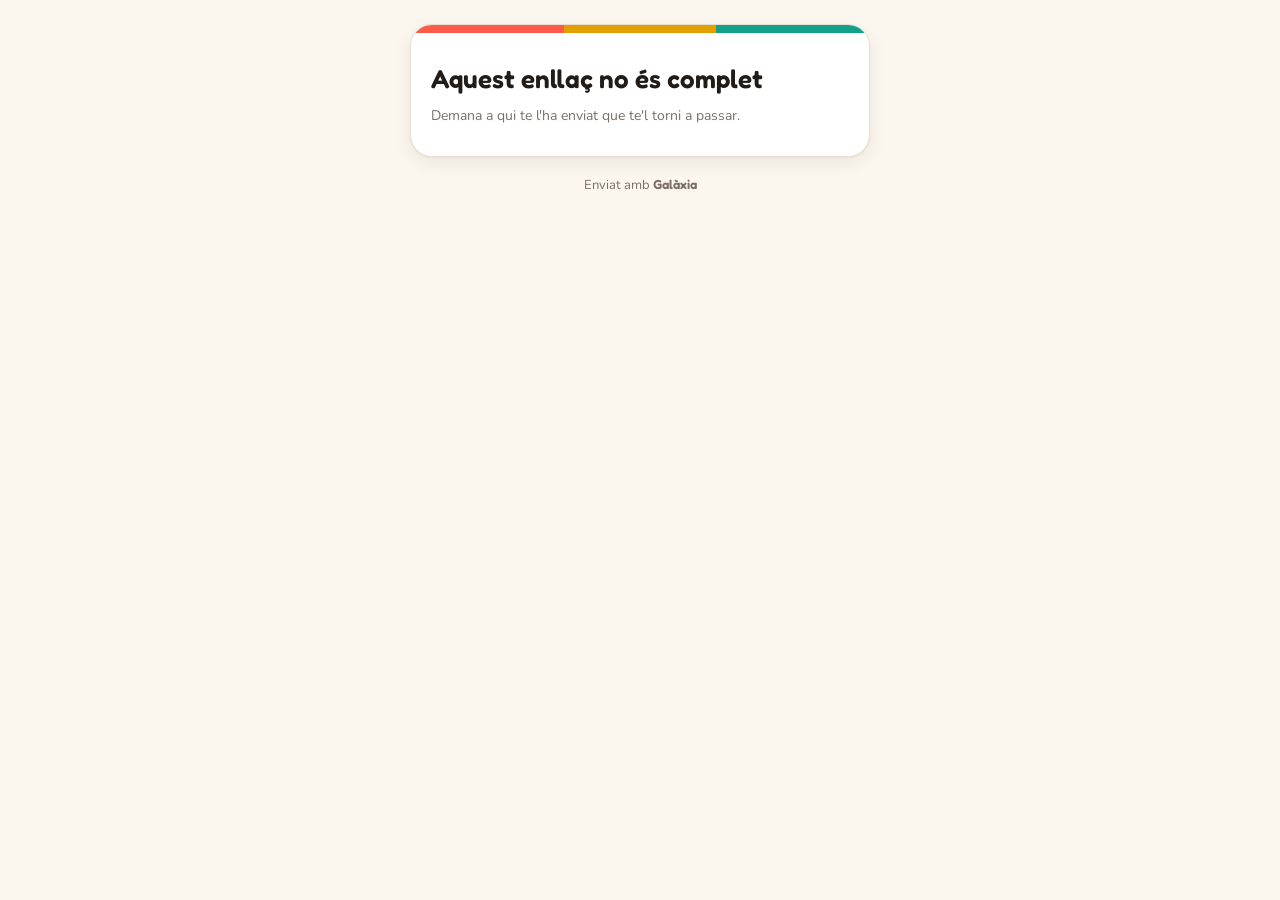
<file: afegir.html>
<!doctype html>
<html lang="ca">
<head>
  <meta charset="utf-8">
  <meta name="viewport" content="width=device-width, initial-scale=1, maximum-scale=1, viewport-fit=cover">
  <title>Afegeix al calendari · Galàxia</title>
  <meta name="robots" content="noindex">
  <meta name="theme-color" content="#221C18">
  <link rel="icon" type="image/png" sizes="32x32" href="img/favicon-32.png">
  <link rel="preconnect" href="https://fonts.googleapis.com">
  <link rel="preconnect" href="https://fonts.gstatic.com" crossorigin>
  <link href="https://fonts.googleapis.com/css2?family=Fredoka:wght@500;600&family=Nunito:wght@400;600;700;800&display=swap" rel="stylesheet">
  <link rel="stylesheet" href="styles.css">
  <style>
    body { display: flex; flex-direction: column; align-items: center; padding: 24px 16px calc(24px + var(--safe-b)); }
    .targeta { width: min(460px, 100%); background: var(--surface); border: 1px solid var(--border); border-radius: 22px; box-shadow: var(--shadow); overflow: hidden; }
    .franja { height: 8px; background: linear-gradient(90deg, var(--que) 0 33.3%, var(--qui) 33.3% 66.6%, var(--quan) 66.6%); }
    .dins { padding: 22px 20px 20px; }
    .de { color: var(--muted); font-size: 14px; margin: 0 0 6px; }
    .det li > span.et { width: 84px; flex: none; text-align: left; padding-top: 2px; font-size: 11px; font-weight: 800; letter-spacing: .6px; text-transform: uppercase; color: var(--muted); }
    h1 { font-family: var(--font-title); font-weight: 600; font-size: 26px; line-height: 1.2; margin: 8px 0 12px; }
    .accions { display: grid; gap: 8px; margin-top: 16px; }
    .accions .btn { min-height: 48px; font-size: 16px; }
    .torna { width: min(460px, 100%); margin-top: 14px; min-height: 48px; }
    .peu { margin-top: 18px; color: var(--muted); font-size: 13px; text-align: center; }
    .peu b { font-family: var(--font-title); font-weight: 600; }
  </style>
</head>
<body>
  <div class="targeta"><div class="franja"></div><div class="dins" id="dins"></div></div>
  <!-- Si s'ha obert des de l'app instal·lada (on no hi ha botó d'enrere), es pot tornar a l'app -->
  <a class="btn torna" id="torna" href="./" hidden>‹ Torna a Galàxia</a>
  <p class="peu">Enviat amb <b>Galàxia</b></p>

  <script src="config.js"></script>
  <script src="calendari.js"></script>
  <script>
    'use strict';
    const MESOS = ['gener', 'febrer', 'març', 'abril', 'maig', 'juny', 'juliol', 'agost', 'setembre', 'octubre', 'novembre', 'desembre'];
    const DIES = ['diumenge', 'dilluns', 'dimarts', 'dimecres', 'dijous', 'divendres', 'dissabte'];
    const esc = (s) => String(s ?? '').replace(/[&<>"']/g, (c) => ({ '&': '&amp;', '<': '&lt;', '>': '&gt;', '"': '&quot;', "'": '&#39;' }[c]));
    if (navigator.standalone || matchMedia('(display-mode: standalone)').matches) document.getElementById('torna').hidden = false;
    const e = Cal.descodifica(location.hash.slice(1));
    const dins = document.getElementById('dins');
    if (!e) {
      dins.innerHTML = '<h1>Aquest enllaç no és complet</h1><p class="help">Demana a qui te l\'ha enviat que te\'l torni a passar.</p>';
    } else {
      const d = Cal.inici(e);
      const data = `${DIES[d.getDay()]} ${d.getDate()} de ${MESOS[d.getMonth()]} de ${d.getFullYear()}`.replace(/de ([ao])/, "d'$1");
      const hora = Cal.totElDia(e) ? 'Tot el dia' : e.f ? `${e.h} – ${e.f}` : e.h;
      const fins = e.df && e.df > e.d ? (() => { const f = Cal.fi({ d: e.df, a: 1 }); f.setDate(f.getDate() - 1); return ` → ${DIES[f.getDay()]} ${f.getDate()} de ${MESOS[f.getMonth()]}`.replace(/de ([ao])/, "d'$1"); })() : '';
      const repeteix = { setmana: 'Cada setmana', '2setmanes': 'Cada 2 setmanes', mes: 'Cada mes', any: 'Cada any' }[e.r] || '';
      document.title = `${e.t} · Afegeix al calendari`;
      dins.innerHTML = `
        ${e.o ? `<p class="de">${esc(e.o)} t'envia aquest pla</p>` : ''}
        <h1>${esc(e.t)}</h1>
        <ul class="det">
          <li><span class="et">Quan</span>${esc(data.charAt(0).toUpperCase() + data.slice(1) + fins)}</li>
          ${repeteix ? `<li><span class="et">Es repeteix</span>${esc(repeteix)}</li>` : ''}
          <li><span class="et">Hora</span>${esc(hora)}</li>
          ${e.l ? `<li><span class="et">On</span><a href="${esc(Cal.mapa(e.l))}" target="_blank" rel="noopener">${esc(e.l)}</a></li>` : ''}
          ${e.n ? `<li class="notes"><span class="et">Notes</span><div>${esc(e.n).replace(/\n/g, '<br>')}</div></li>` : ''}
        </ul>
        <div class="accions">
          ${Cal.urlIcs(e)
            ? `<a class="btn primary" href="${esc(Cal.urlIcs(e))}" target="_blank" rel="noopener">Afegeix al calendari (iPhone, Mac…)</a>`
            : '<button class="btn primary" id="bIcs">Afegeix al calendari (iPhone, Mac…)</button>'}
          <a class="btn" href="${esc(Cal.google(e))}" target="_blank" rel="noopener">Google Calendar</a>
          <a class="btn" href="${esc(Cal.outlook(e))}" target="_blank" rel="noopener">Outlook</a>
        </div>`;
      document.getElementById('bIcs')?.addEventListener('click', () => Cal.baixaIcs(e));
    }
  </script>
</body>
</html>
</file>
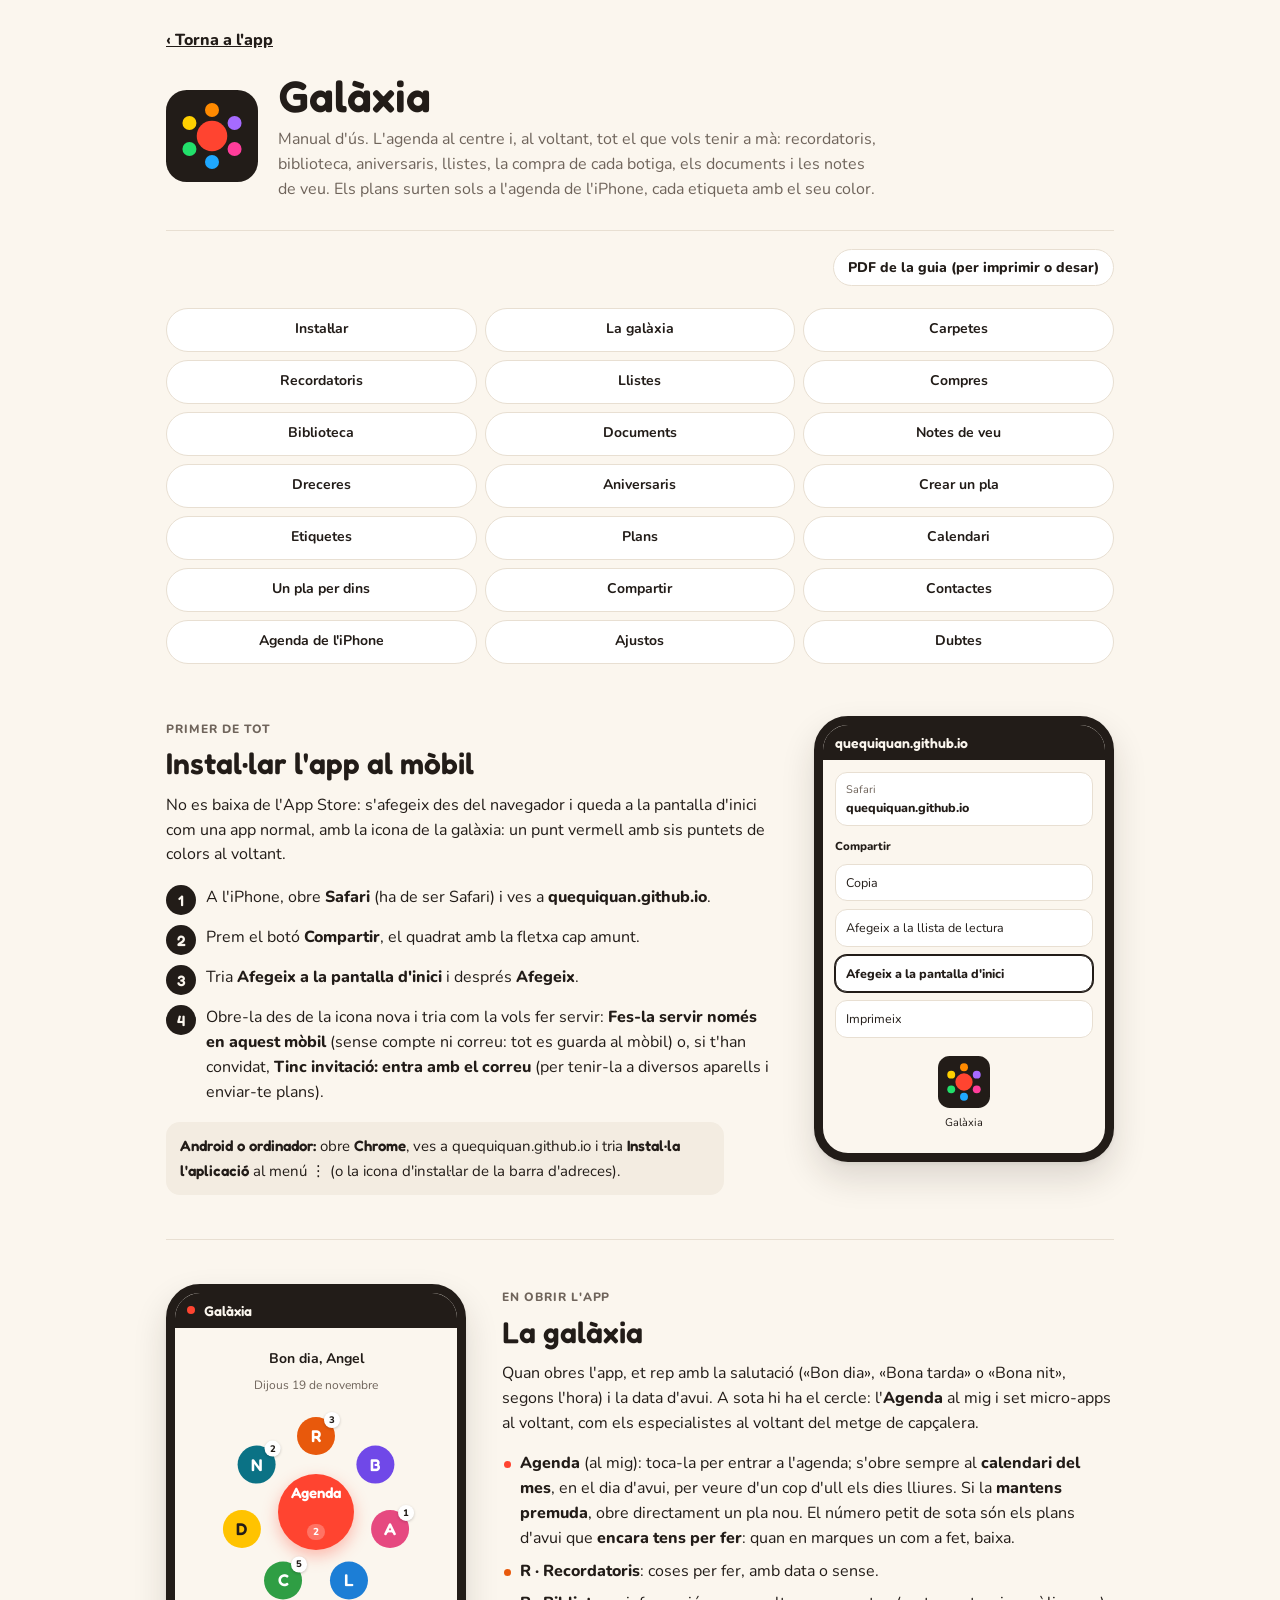
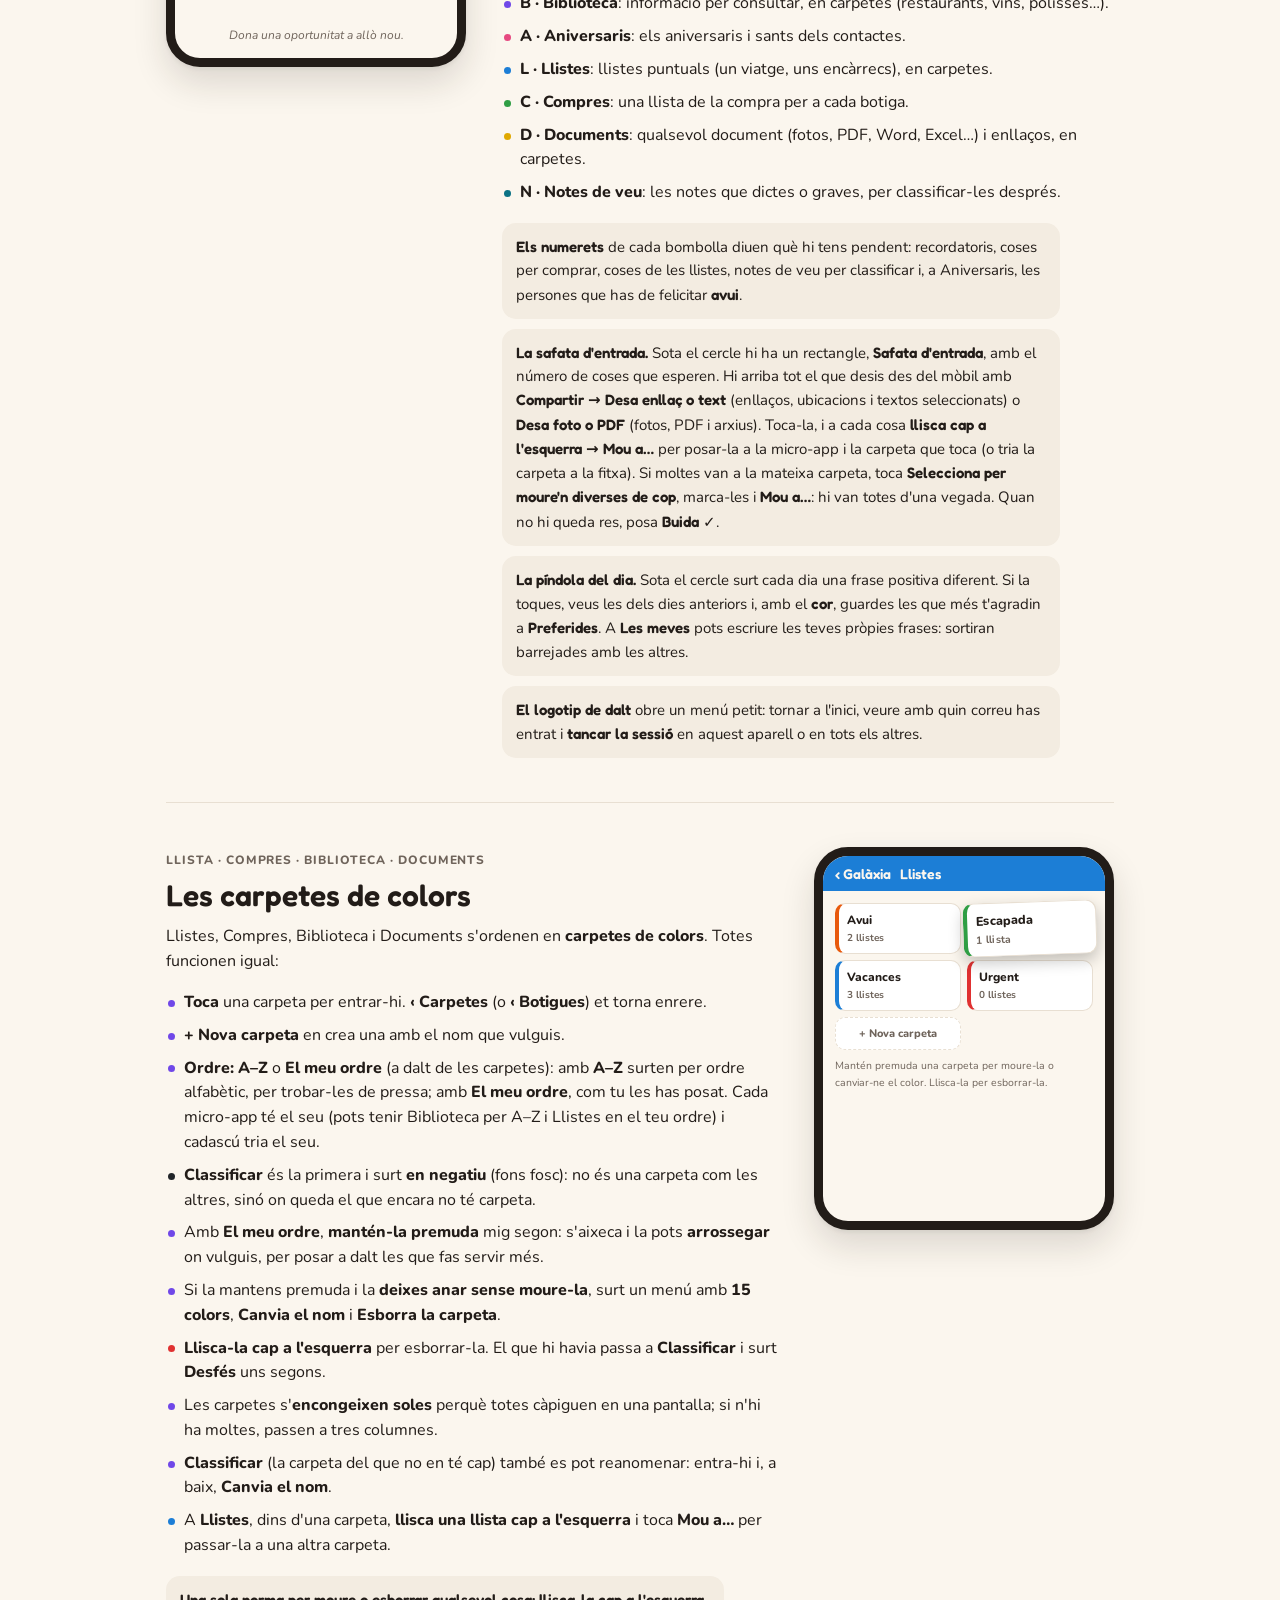
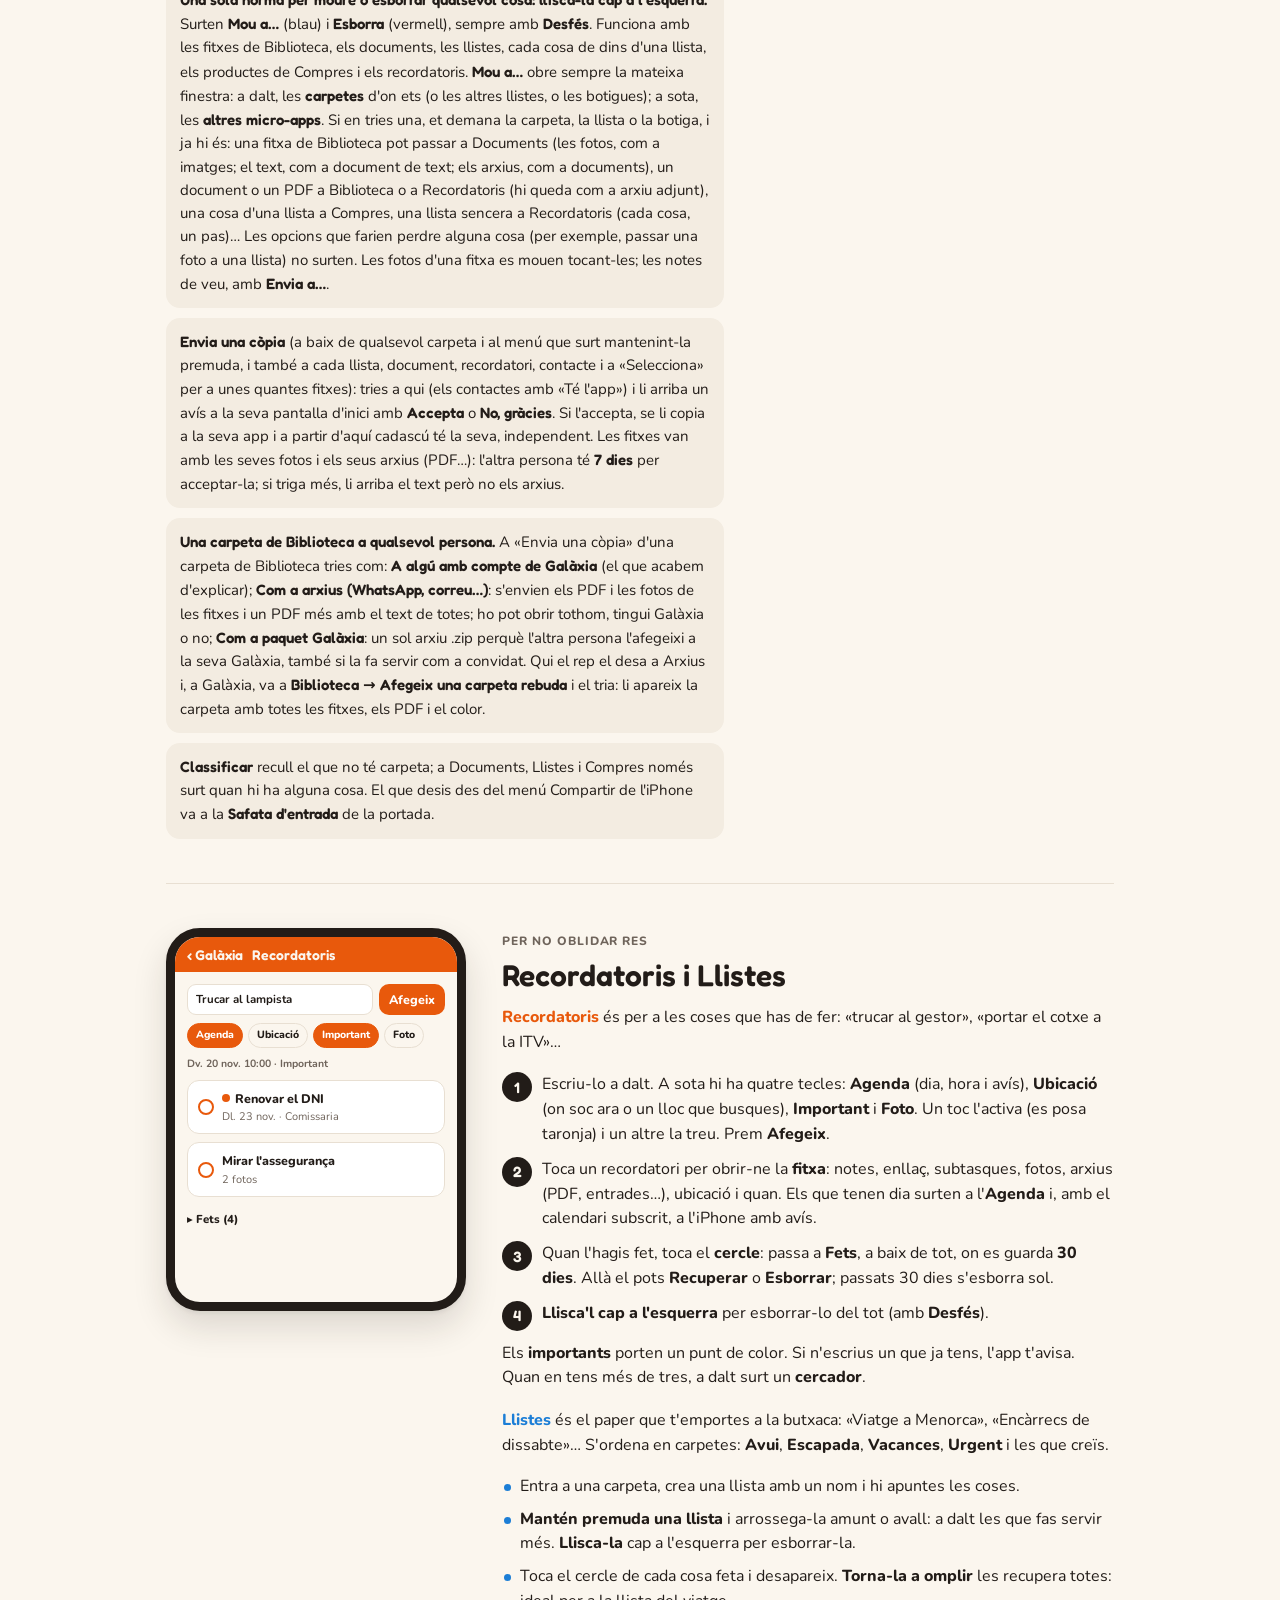
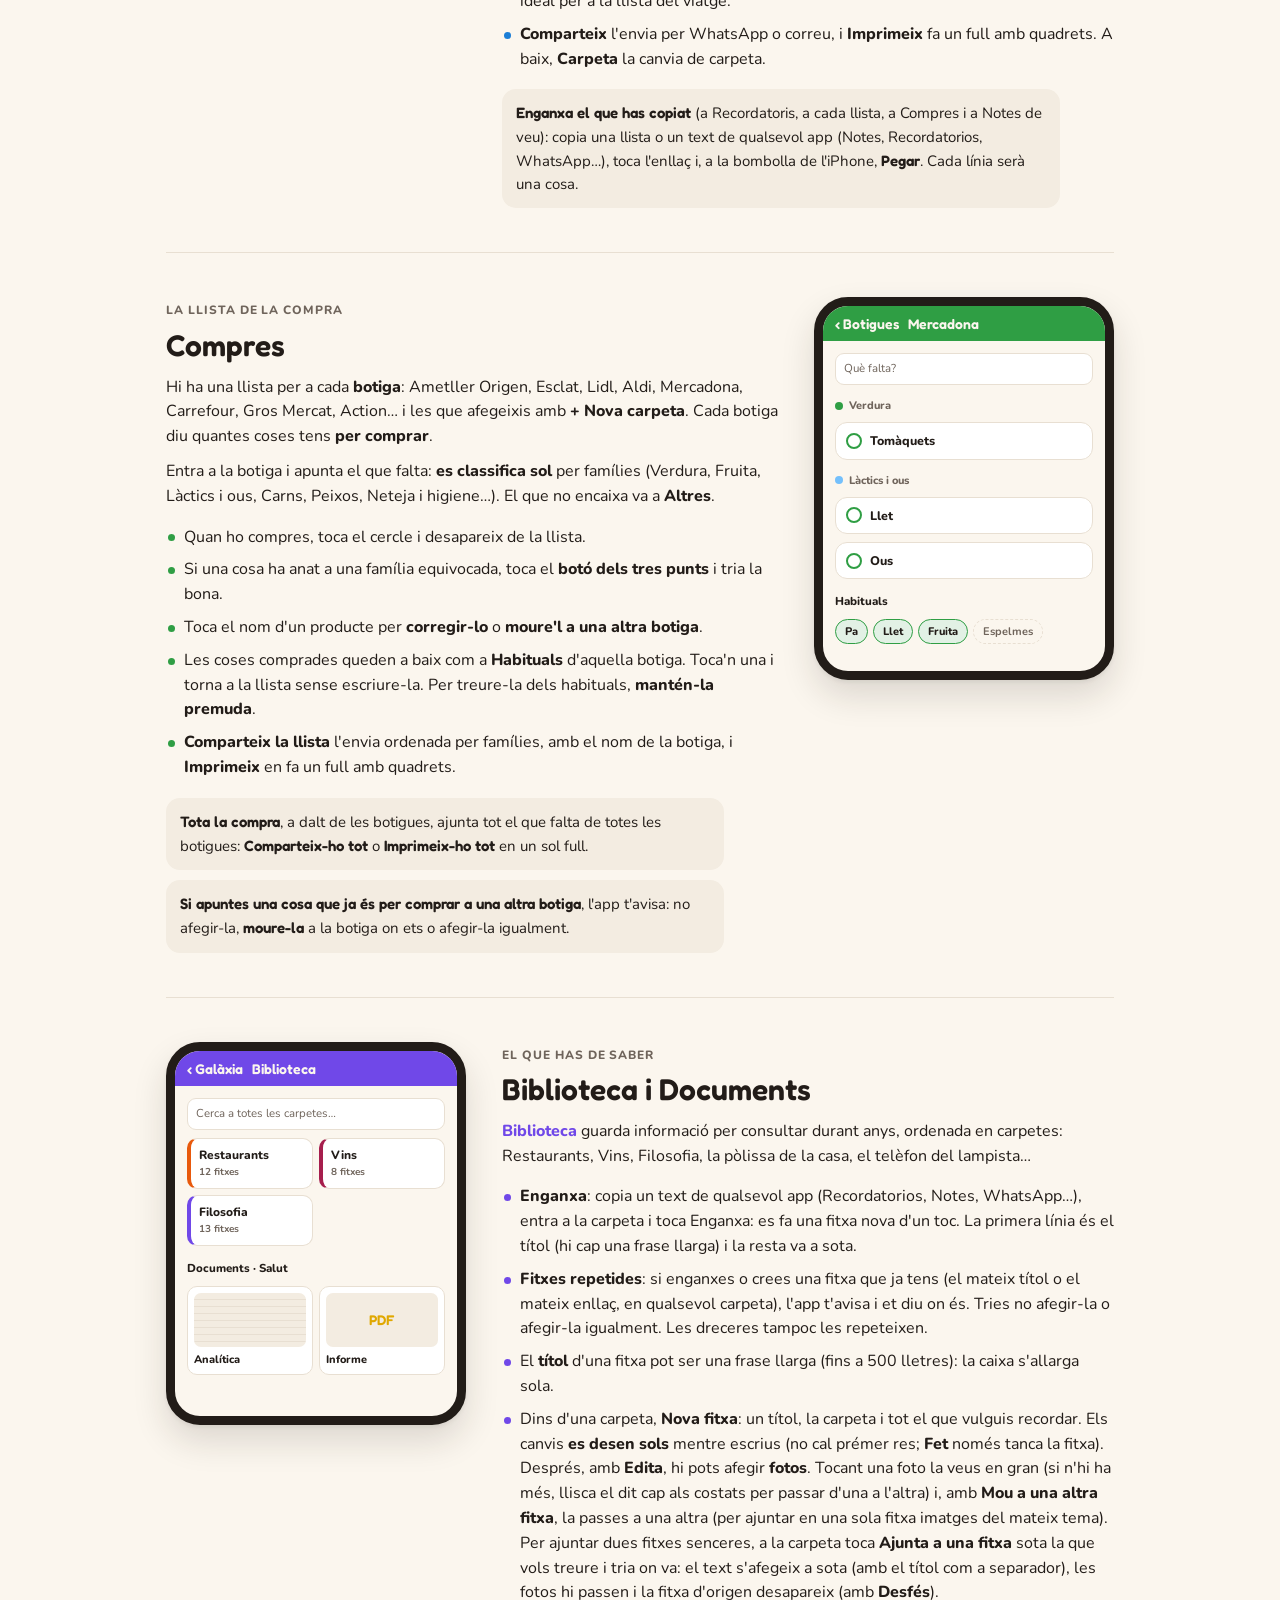
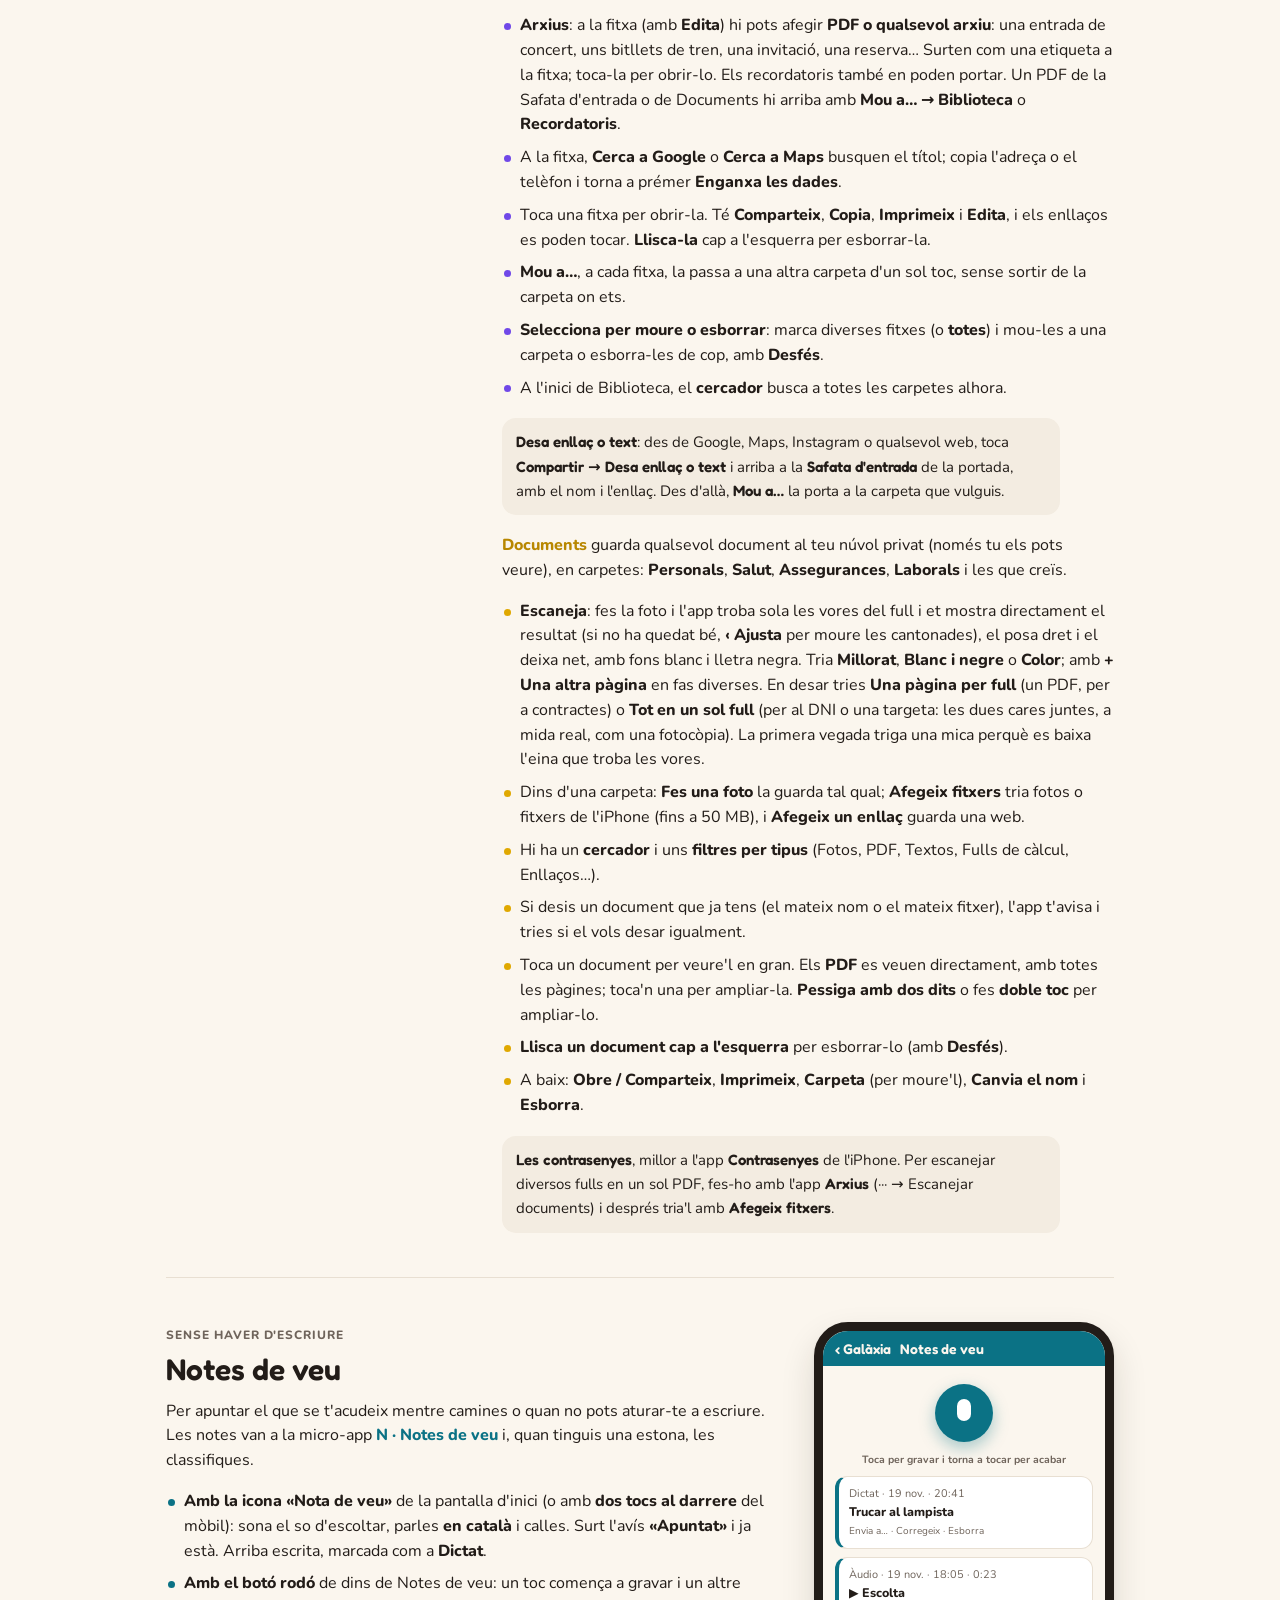
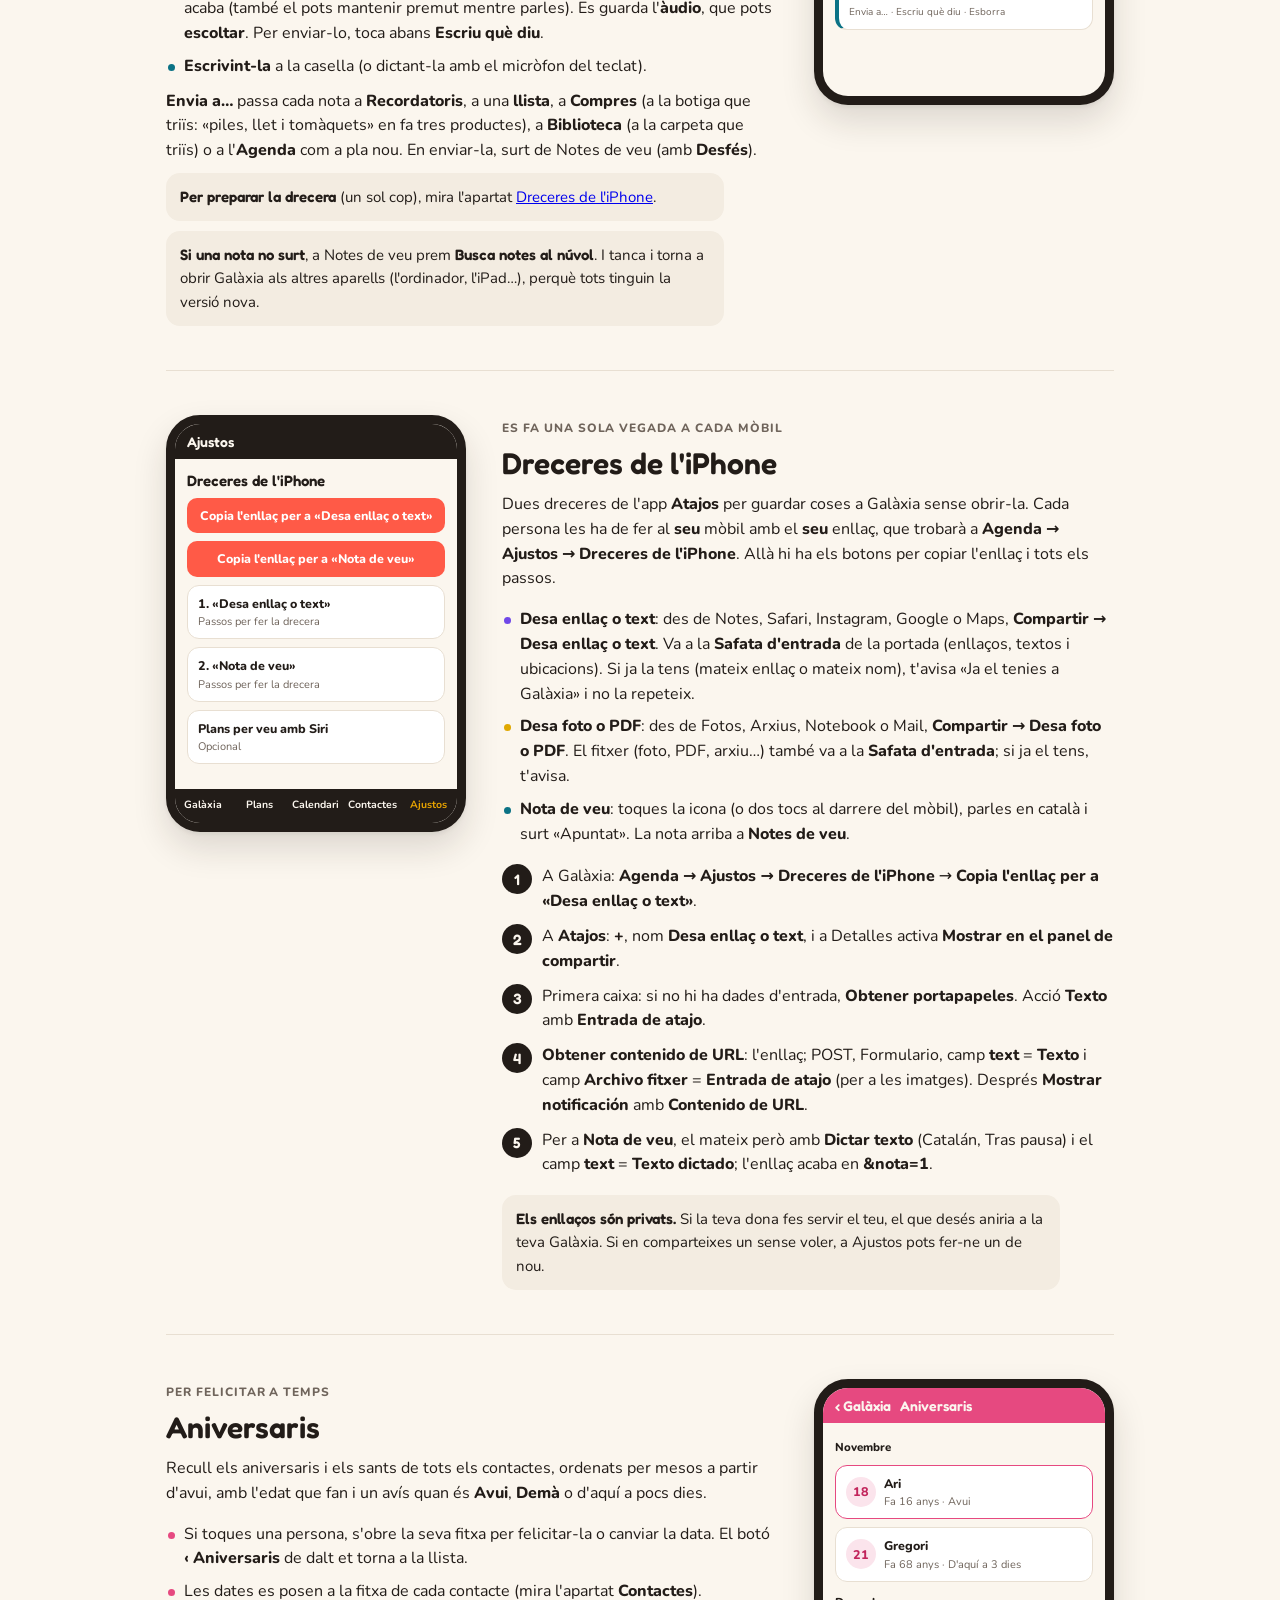
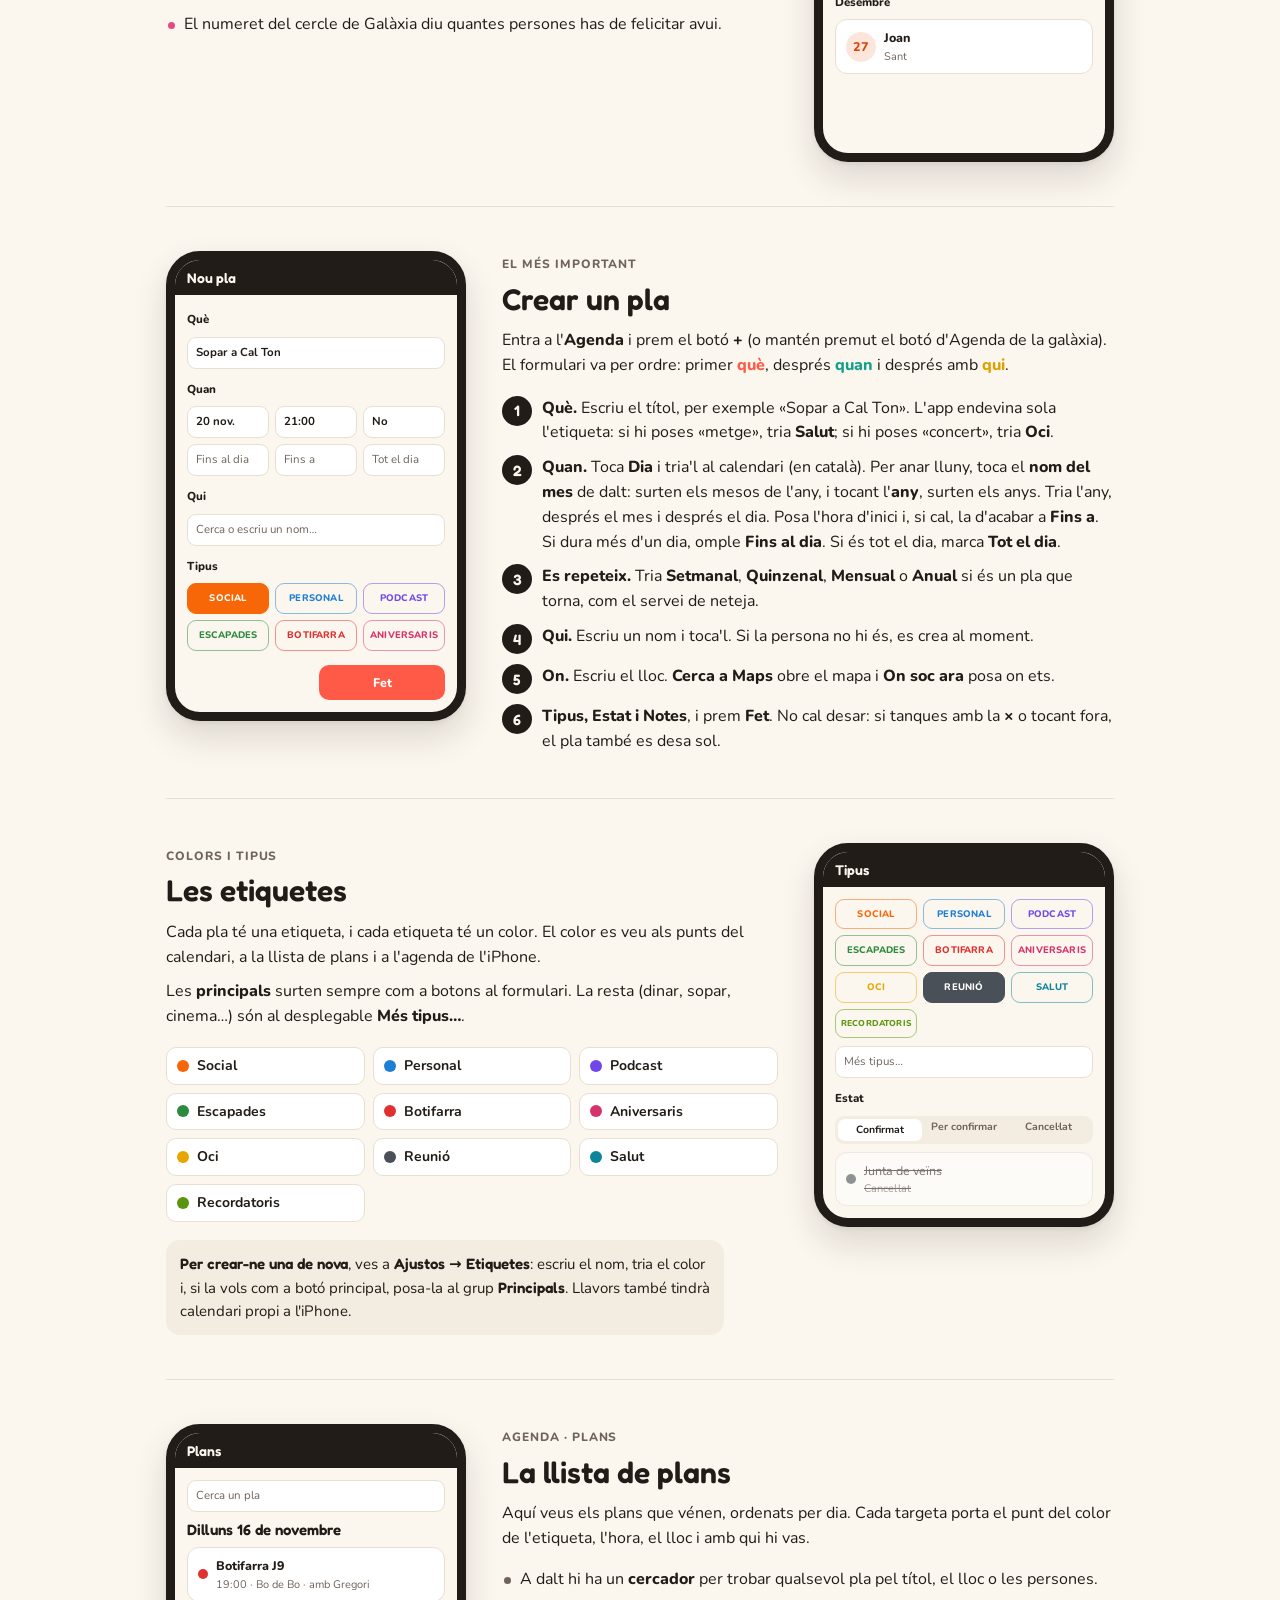
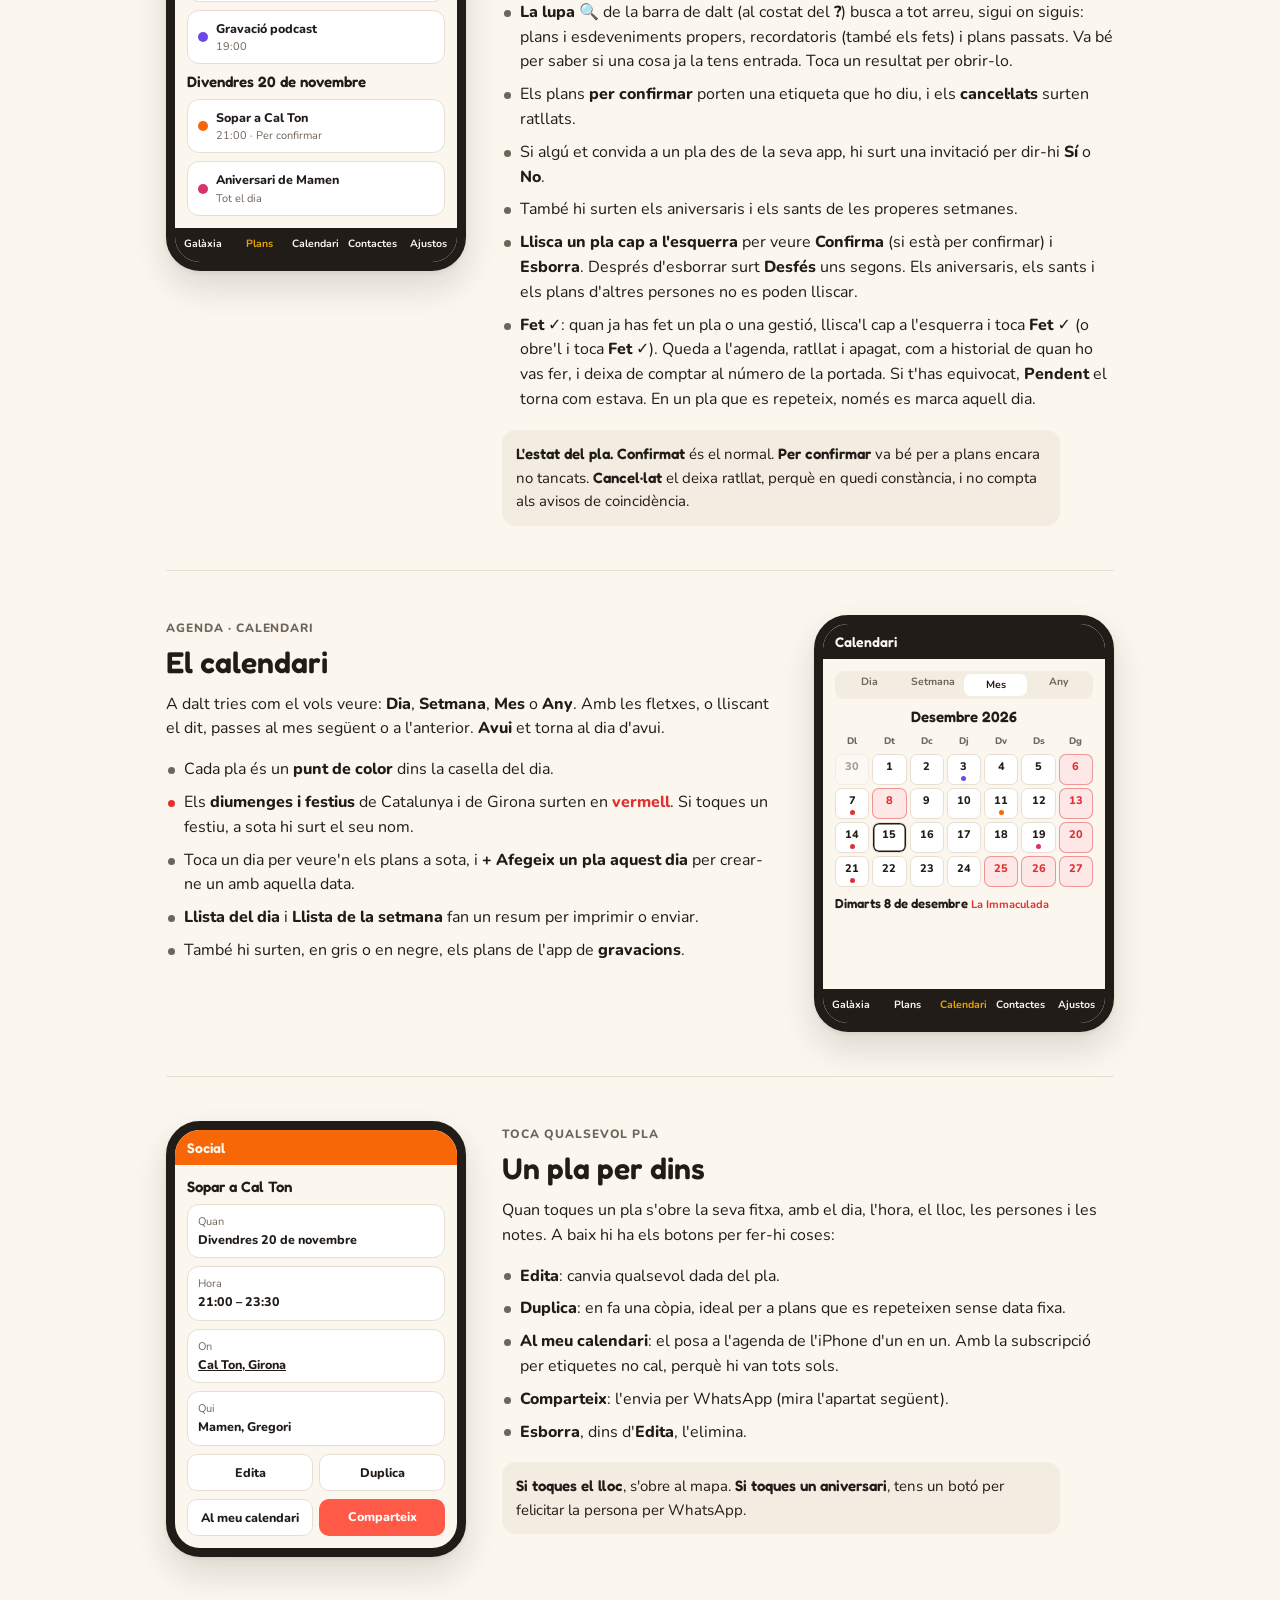
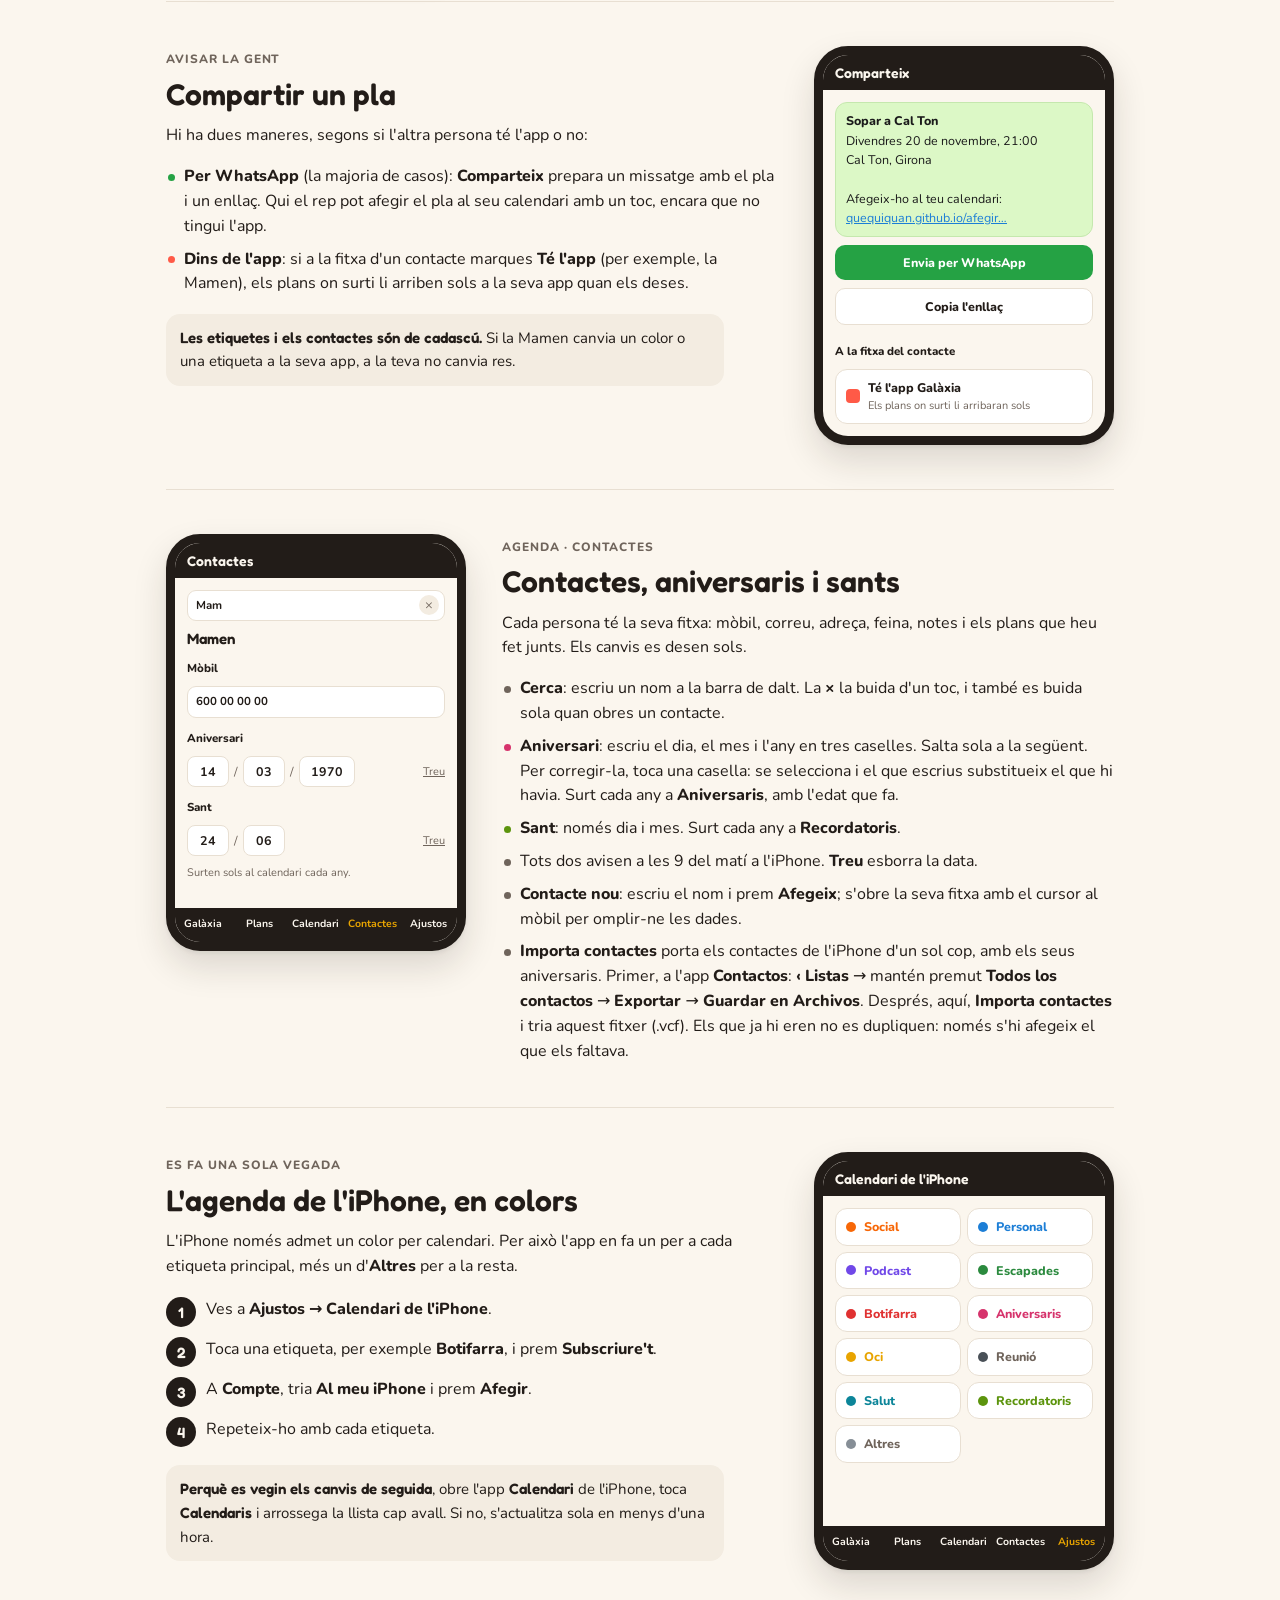
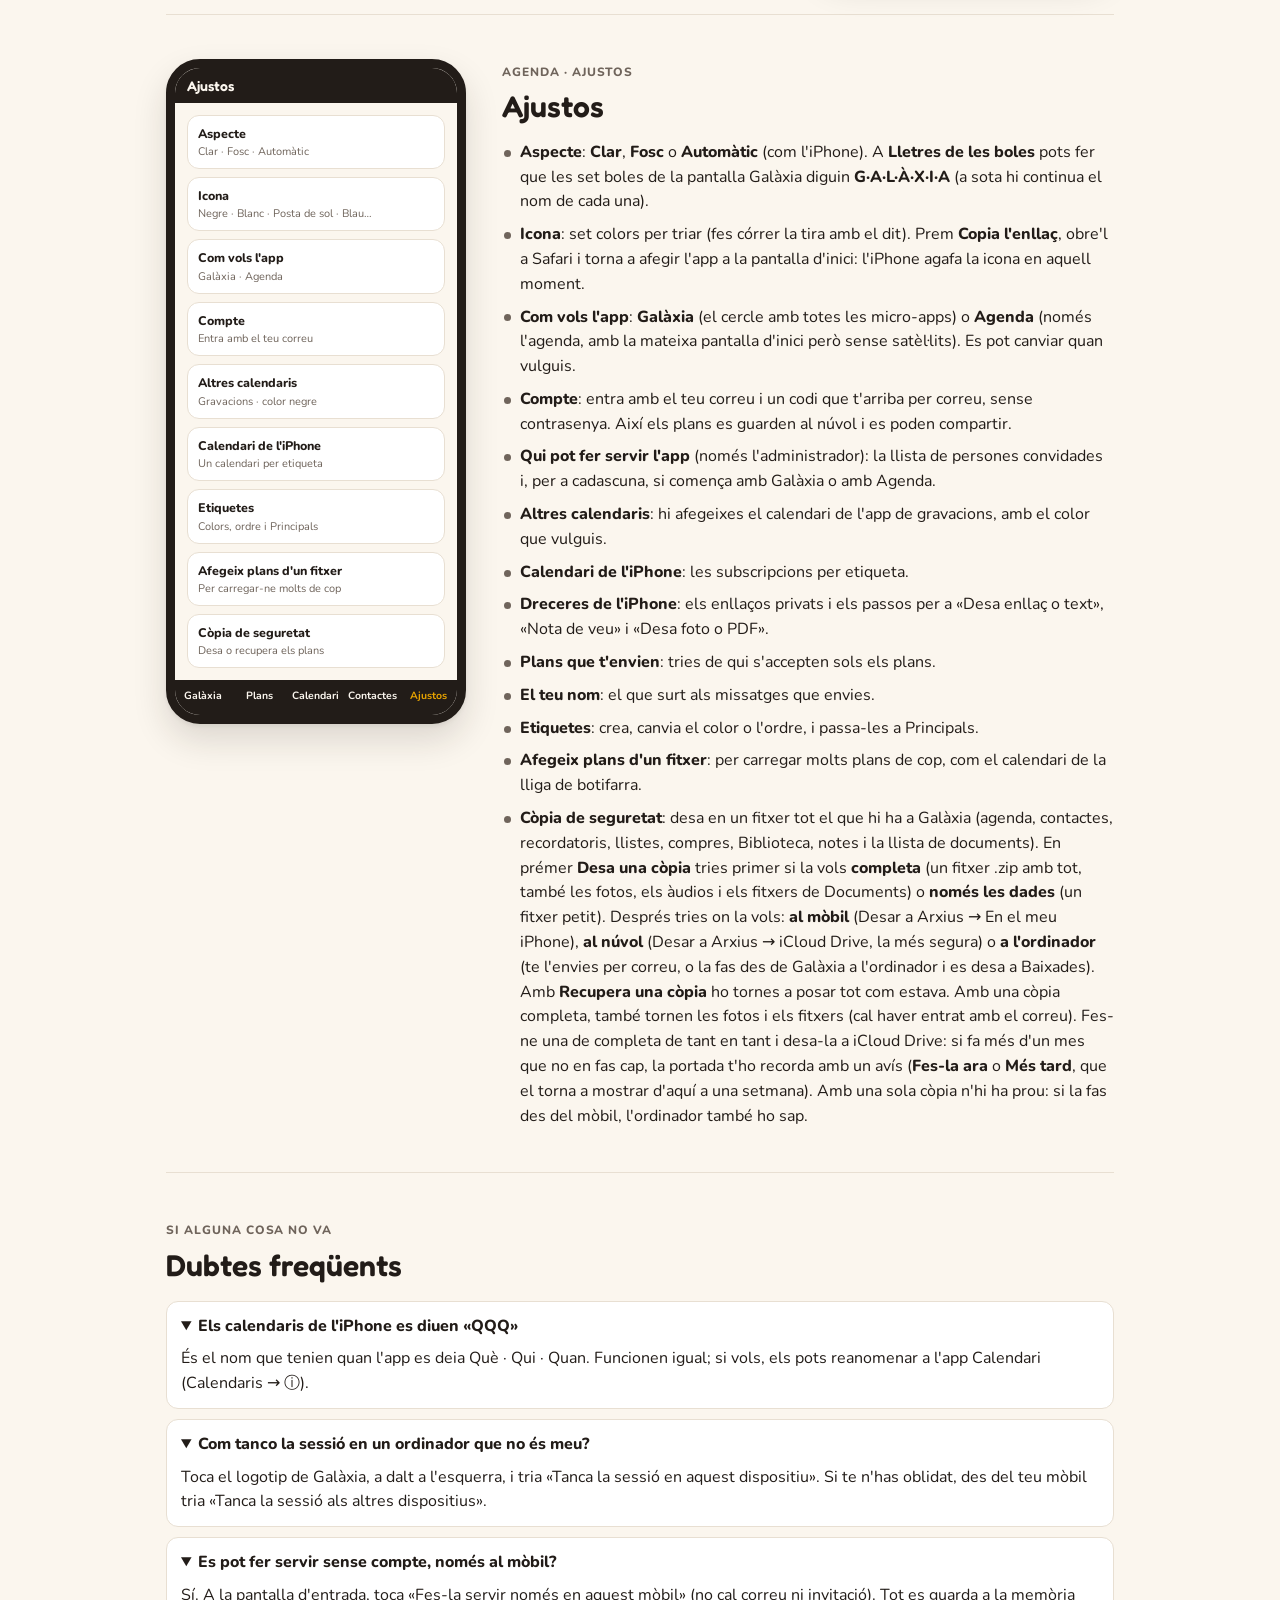
<file: guia.html>
<!doctype html>
<html lang="ca">
<head>
<meta charset="utf-8">
<meta name="viewport" content="width=device-width, initial-scale=1, viewport-fit=cover">
<title>Guia d'ús · Galàxia</title>
<script>try { const t = JSON.parse(localStorage.getItem('qqq-pref-tema')); if (t === 'clar') document.documentElement.dataset.theme = 'light'; if (t === 'fosc') document.documentElement.dataset.theme = 'dark'; } catch (e) { /* res */ }</script>
<meta name="description" content="Manual visual per instal·lar i fer servir l'app Galàxia">
<link rel="icon" type="image/png" sizes="32x32" href="img/favicon-32.png">
<style>:root { padding-top: env(safe-area-inset-top, 0px); padding-bottom: env(safe-area-inset-bottom, 0px); } body { margin: 0; } img { max-width: 100%; }
.torna { display: inline-block; margin-bottom: 18px; font-weight: 800; color: inherit; }</style>
<link rel="preconnect" href="https://fonts.googleapis.com">
<link rel="stylesheet" href="https://fonts.googleapis.com/css2?family=Fredoka:wght@500;600&family=Nunito:wght@400;600;700;800&display=swap">
<style>
/* Concepte: la mateixa paleta i lletra de l'app; cada apartat té una mini pantalla dibuixada al costat de l'explicació */
:root {
  --bg: #FBF6EE; --surface: #FFFFFF; --surface-2: #F3ECE1; --text: #221C18; --muted: #6F645B; --border: #E8DFD2;
  --que: #FF5A47; --qui: #E0A100; --quan: #13A08A; --head: #221C18; --head-text: #FBF6EE; --festiu: #E03131;
  --festiu-bg: #FDE7E7; --ocre: #E8A400;
  --f-titol: "Fredoka", "Nunito", system-ui, sans-serif;
  --f-text: "Nunito", system-ui, -apple-system, "Segoe UI", sans-serif;
}
@media (prefers-color-scheme: dark) { :root:not([data-theme="light"]) {
  --bg: #16120F; --surface: #211B17; --surface-2: #2B241F; --text: #F6EFE6; --muted: #A89B8F; --border: #3A3029;
  --que: #FF7A69; --qui: #FFC94A; --quan: #34C7AE; --head: #0E0B09; --head-text: #F6EFE6; --festiu: #FF6B6B; --festiu-bg: #3A1F1F; --ocre: #F0B429;
  color-scheme: dark; } }
:root[data-theme="dark"] {
  --bg: #16120F; --surface: #211B17; --surface-2: #2B241F; --text: #F6EFE6; --muted: #A89B8F; --border: #3A3029;
  --que: #FF7A69; --qui: #FFC94A; --quan: #34C7AE; --head: #0E0B09; --head-text: #F6EFE6; --festiu: #FF6B6B; --festiu-bg: #3A1F1F; --ocre: #F0B429;
  color-scheme: dark; }

* { box-sizing: border-box; }
body { background: var(--bg); color: var(--text); font: 16px/1.55 var(--f-text); }
.wrap { max-width: 980px; margin: 0 auto; padding-block: 28px 64px;
  padding-left: max(16px, env(safe-area-inset-left, 0px)); padding-right: max(16px, env(safe-area-inset-right, 0px)); }
h1, h2, h3 { font-family: var(--f-titol); font-weight: 600; line-height: 1.15; text-wrap: balance; margin: 0; }
p { margin: 0; }
b { font-weight: 800; }

/* Capçalera */
.cap { display: grid; grid-template-columns: auto 1fr; gap: 20px; align-items: center; padding-bottom: 28px; border-bottom: 1px solid var(--border); }
.cap svg { width: 92px; height: 92px; }
.cap h1 { font-size: clamp(30px, 6vw, 44px); }
.w-que { color: var(--que); } .w-qui { color: var(--qui); } .w-quan { color: var(--quan); }
.cap p { color: var(--muted); margin-top: 6px; max-width: 60ch; }

/* Índex: tres columnes iguals */
.eines { display: flex; justify-content: flex-end; margin-top: 18px; }
.imprimeix { text-decoration: none; display: inline-block; border: 1px solid var(--border); background: var(--surface); color: var(--text); font: 800 14px var(--f-text); padding: 8px 14px; border-radius: 99px; cursor: pointer; }
.index { display: grid !important; grid-template-columns: repeat(3, minmax(0, 1fr)); gap: 8px; }
.index a { display: flex !important; align-items: center; justify-content: center; text-align: center; min-height: 44px; padding: 6px 8px !important; line-height: 1.2; }
.amunt { position: fixed; right: 16px; bottom: calc(18px + env(safe-area-inset-bottom, 0px)); z-index: 5; background: var(--text); color: var(--bg); text-decoration: none; font: 800 14px var(--f-text);
  padding: 10px 16px; border-radius: 99px; box-shadow: 0 6px 18px rgba(0,0,0,.25); opacity: 0; pointer-events: none; transition: opacity .2s; }
.amunt.on { opacity: 1; pointer-events: auto; }
@media print { .eines, .amunt { display: none !important; } }
.carps { display: grid; grid-template-columns: 1fr 1fr; gap: 6px; }
.carps span { background: var(--surface); border: 1px solid var(--border); border-left: 4px solid var(--c, var(--border)); border-radius: 10px; padding: 7px 8px; display: grid; gap: 1px; font-size: 12px; }
.carps span small { color: var(--muted); font-size: 10px; font-weight: 700; }
.carps span.nova { border-style: dashed; border-left-width: 1px; place-items: center; color: var(--muted); font-size: 11px; }
.carps span.alca { transform: scale(1.06) rotate(-2deg); box-shadow: 0 6px 14px rgba(0,0,0,.22); }
.rbt { display: flex; gap: 5px; }
.rbt span { border: 1.5px solid var(--border); border-radius: 99px; padding: 3px 8px; font-weight: 800; font-size: 10.5px; }
.rbt span.on { background: #E8590C; border-color: #E8590C; color: #fff; }
.m-card i.imp { display: inline-block; width: 8px; height: 8px; border-radius: 50%; background: #E8590C; margin-right: 5px; vertical-align: 1px; }
.mic { display: grid; place-items: center; margin: 6px 0 2px; }
.mic span { width: 58px; height: 58px; border-radius: 50%; background: #0B7285; box-shadow: 0 6px 16px rgba(11,114,133,.35); position: relative; }
.mic span::after { content: ""; position: absolute; left: 50%; top: 50%; width: 14px; height: 22px; margin: -14px 0 0 -7px; border-radius: 8px; background: #fff; }
.m-card.veu { border-left: 4px solid #0B7285; }
.m-card.veu .acc { color: var(--muted); font-size: 10px; margin-top: 3px; }
/* Índex */
.index { display: flex; flex-wrap: wrap; gap: 8px; margin: 22px 0 8px; }
.index a { text-decoration: none; color: var(--text); background: var(--surface); border: 1px solid var(--border); padding: 7px 13px; border-radius: 99px; font-weight: 700; font-size: 14px; }
.index a:hover, .index a:focus-visible { border-color: var(--text); outline: none; }

/* Apartats */
section.ap { display: grid; grid-template-columns: minmax(0, 1fr) 300px; gap: 36px; align-items: start; padding: 44px 0; border-bottom: 1px solid var(--border); }
section.ap:nth-of-type(even) { grid-template-columns: 300px minmax(0, 1fr); }
section.ap:nth-of-type(even) .text { order: 2; }
.etiq { display: inline-block; font-size: 12px; font-weight: 800; letter-spacing: .08em; text-transform: uppercase; color: var(--muted); margin-bottom: 8px; }
section.ap h2 { font-size: clamp(24px, 4vw, 30px); margin-bottom: 12px; }
.text > p { max-width: 62ch; }
.text > p + p { margin-top: 10px; }
.passos { list-style: none; padding: 0; margin: 18px 0 0; display: grid; gap: 10px; counter-reset: pas; }
.passos li { display: grid; grid-template-columns: 30px 1fr; gap: 10px; align-items: start; counter-increment: pas; }
.passos li::before { content: counter(pas); width: 30px; height: 30px; border-radius: 50%; background: var(--text); color: var(--bg); display: grid; place-items: center; font: 600 15px var(--f-titol); }
.punts { list-style: none; padding: 0; margin: 16px 0 0; display: grid; gap: 8px; }
.punts li { padding-left: 18px; position: relative; }
.punts li::before { content: ""; position: absolute; left: 2px; top: .62em; width: 7px; height: 7px; border-radius: 50%; background: var(--c, var(--muted)); }
.consell { margin-top: 18px; background: var(--surface-2); border-radius: 14px; padding: 12px 14px; font-size: 15px; }
.consell b { font-family: var(--f-titol); font-weight: 600; }

/* Mòbil dibuixat */
.mobil { width: 100%; max-width: 300px; justify-self: center; background: var(--bg); border: 9px solid var(--head); border-radius: 34px; overflow: hidden; box-shadow: 0 2px 4px rgba(0,0,0,.06), 0 16px 34px rgba(34,28,24,.14); }
.m-barra { background: var(--head); color: var(--head-text); display: flex; align-items: center; gap: 6px; padding: 9px 12px; font: 600 14px var(--f-titol); }
.m-barra i { width: 8px; height: 8px; border-radius: 50%; display: inline-block; }
.m-cos { padding: 12px; display: grid; gap: 8px; font-size: 12.5px; min-height: 330px; align-content: start; }
.m-tabs { display: grid; grid-template-columns: repeat(5, 1fr); background: var(--head); color: var(--head-text); font-size: 10.5px; font-weight: 700; text-align: center; padding: 8px 0 10px; }
.m-tabs span.on { color: var(--ocre); }
.m-tit { font: 600 15px var(--f-titol); }
.m-card { background: var(--surface); border: 1px solid var(--border); border-radius: 12px; padding: 8px 10px; display: flex; gap: 8px; align-items: center; }
.m-card .pt { width: 10px; height: 10px; border-radius: 50%; flex: none; background: var(--c); }
.m-card small { color: var(--muted); display: block; font-size: 11px; }
.m-lbl { font-weight: 800; font-size: 11.5px; margin-top: 4px; }
.m-camp { background: var(--surface); border: 1px solid var(--border); border-radius: 9px; padding: 6px 8px; color: var(--muted); font-size: 11.5px; }
.m-camp.ple { color: var(--text); font-weight: 700; }
.g3 { display: grid; grid-template-columns: repeat(3, minmax(0, 1fr)); gap: 6px; }
.chip { border: 1.5px solid color-mix(in srgb, var(--c) 50%, transparent); color: var(--c); border-radius: 9px; text-align: center; font-weight: 800; font-size: 9.5px; padding: 7px 2px; letter-spacing: .02em; white-space: nowrap; overflow: hidden; }
.chip.on { background: var(--c); color: #fff; border-color: var(--c); }
.boto { background: var(--que); color: #fff; font-weight: 800; border-radius: 10px; text-align: center; padding: 8px; }
.boto.sec { background: var(--surface); color: var(--text); border: 1px solid var(--border); }
.fila2 { display: grid; grid-template-columns: 1fr 1fr; gap: 6px; }

/* Portada */
.portada { display: grid; justify-items: center; gap: 6px; padding: 26px 0 10px; text-align: center; }
.portada svg { width: 76px; height: 76px; }
.portada .nom { font: 600 18px var(--f-titol); }
.portada .salut { font-weight: 700; font-size: 14px; }
.portada .data { color: var(--muted); font-size: 12px; margin-bottom: 26px; }
.portada .mes { width: 54px; height: 54px; border-radius: 50%; background: var(--ocre); color: #1A1A1A; display: grid; place-items: center; font: 500 32px/1 var(--f-titol); }

/* Galàxia */
.gx-mock { position: relative; height: 200px; margin: 4px 0; }
.gx-mock .gx-c, .gx-mock .gx-s { position: absolute; left: 50%; top: 50%; border-radius: 50%; display: grid; place-items: center; color: #fff; font-family: var(--f-titol); font-weight: 600; }
.gx-mock .gx-c { width: 76px; height: 76px; transform: translate(-50%, -50%); background: #FF4430; font-size: 15px; line-height: 1; text-align: center; box-shadow: 0 6px 16px rgba(255,68,48,.35); }
.gx-mock .gx-c small { display: block; font: 800 10px var(--f-text); margin-top: 3px; background: rgba(255,255,255,.25); border-radius: 99px; padding: 1px 6px; }
.gx-mock .gx-s { width: 38px; height: 38px; background: var(--c); font-size: 17px; transform: translate(calc(-50% + cos(var(--a)) * 76px), calc(-50% + sin(var(--a)) * 76px)); }
.gx-mock .gx-s.gx-g { color: #221C18; }
.gx-mock .gx-s em { position: absolute; right: -5px; top: -5px; min-width: 16px; height: 16px; border-radius: 99px; background: var(--surface); color: var(--text); font: 800 9.5px/16px var(--f-text); font-style: normal; text-align: center; box-shadow: 0 1px 3px rgba(0,0,0,.2); }
.pindola { text-align: center; font-style: italic; color: var(--muted); font-size: 12px; margin-top: 2px; }
.m-card .ck { width: 16px; height: 16px; border-radius: 50%; border: 2px solid var(--c); flex: none; }
.fam { display: flex; align-items: center; gap: 6px; font-weight: 800; font-size: 11px; color: var(--muted); margin-top: 4px; }
.fam::before { content: ""; width: 8px; height: 8px; border-radius: 50%; background: var(--c); }
.xips { display: flex; flex-wrap: wrap; gap: 5px; }
.xips span { border: 1.5px dashed var(--border); color: var(--muted); border-radius: 99px; padding: 3px 9px; font-weight: 700; font-size: 11px; }
.xips span.on { border: 1.5px solid #2F9E44; color: var(--text); font-weight: 800; background: color-mix(in srgb, #2F9E44 14%, var(--surface)); }
.m-card.mem { border-left: 4px solid #7048E8; }
.m-card.mem .acc { color: var(--muted); font-size: 10px; margin-top: 3px; }
.docs { display: grid; grid-template-columns: 1fr 1fr; gap: 6px; }
.docs span { background: var(--surface); border: 1px solid var(--border); border-radius: 10px; padding: 6px; font-weight: 800; font-size: 11px; display: grid; gap: 4px; }
.docs i { display: grid; place-items: center; height: 54px; border-radius: 7px; background: repeating-linear-gradient(var(--surface-2) 0 6px, var(--border) 6px 7px); font: 600 14px var(--f-titol); font-style: normal; color: #E0A800; }
.docs i.pdf { background: var(--surface-2); }
.m-card .dia { width: 30px; height: 30px; border-radius: 50%; display: grid; place-items: center; flex: none; font-weight: 800; background: color-mix(in srgb, #E64980 15%, var(--surface)); color: #C2255C; }
.m-card .dia.sa { background: color-mix(in srgb, #E8590C 15%, var(--surface)); color: #D9480F; }

/* Calendari */
.cal { display: grid; grid-template-columns: repeat(7, 1fr); gap: 3px; font-size: 11px; text-align: center; }
.cal b { color: var(--muted); font-size: 9.5px; padding-bottom: 2px; }
.cal span { background: var(--surface); border: 1px solid var(--border); border-radius: 7px; padding: 3px 0 9px; font-weight: 800; position: relative; }
.cal span.f { background: var(--festiu-bg); color: var(--festiu); border-color: color-mix(in srgb, var(--festiu) 45%, transparent); }
.cal span.avui { box-shadow: inset 0 0 0 1.5px var(--text); }
.cal span[data-c]::after { content: ""; position: absolute; left: 50%; bottom: 3px; width: 5px; height: 5px; margin-left: -2.5px; border-radius: 50%; background: var(--c); }
.seg { display: grid; grid-template-columns: repeat(4, 1fr); background: var(--surface-2); border-radius: 9px; padding: 3px; font-size: 10.5px; text-align: center; font-weight: 700; color: var(--muted); }
.seg span.on { background: var(--surface); color: var(--text); border-radius: 7px; padding: 3px 0; }

/* Fitxa contacte */
.dm { display: flex; gap: 5px; align-items: center; }
.dm span.c { background: var(--surface); border: 1px solid var(--border); border-radius: 8px; padding: 5px 0; width: 42px; text-align: center; font-weight: 700; }
.dm span.c.any { width: 56px; }
.dm em { font-style: normal; color: var(--muted); }
.dm .treu { margin-left: auto; color: var(--muted); text-decoration: underline; font-size: 11px; }
.cerca { position: relative; }
.cerca .x { position: absolute; right: 6px; top: 50%; transform: translateY(-50%); width: 20px; height: 20px; border-radius: 50%; background: var(--surface-2); color: var(--muted); display: grid; place-items: center; font-size: 13px; }

/* Llegenda d'etiquetes */
.etiquetes { display: grid; grid-template-columns: repeat(auto-fill, minmax(150px, 1fr)); gap: 8px; margin-top: 18px; }
.etiquetes span { display: flex; align-items: center; gap: 8px; background: var(--surface); border: 1px solid var(--border); border-radius: 10px; padding: 7px 10px; font-weight: 700; font-size: 14px; }
.etiquetes i { width: 12px; height: 12px; border-radius: 50%; background: var(--c); flex: none; }

/* Taula de dubtes */
.dubtes { display: grid; gap: 10px; margin-top: 18px; }
.dubtes details { background: var(--surface); border: 1px solid var(--border); border-radius: 12px; padding: 12px 14px; }
.dubtes summary { font-weight: 800; cursor: pointer; }
.dubtes details p { margin-top: 8px; color: var(--text); }
section.final { padding: 44px 0 0; }
section.final h2 { font-size: clamp(24px, 4vw, 30px); }

@media (max-width: 760px) {
  section.ap, section.ap:nth-of-type(even) { grid-template-columns: minmax(0, 1fr); gap: 22px; }
  section.ap:nth-of-type(even) .text { order: 0; }
  .cap { grid-template-columns: 1fr; }
  .cap svg { width: 72px; height: 72px; }
}
@media (prefers-reduced-motion: no-preference) { html { scroll-behavior: smooth; } }
/* Per imprimir: A4, cada apartat sencer en una pàgina, sense l'índex ni l'enllaç de tornada */
@page { size: A4; margin: 12mm 12mm 14mm; }
@media print {
  * { -webkit-print-color-adjust: exact; print-color-adjust: exact; }
  body { font-size: 13px; background: #fff; }
  .wrap { max-width: none; padding: 0; }
  .index, .torna { display: none !important; }
  .cap { padding-bottom: 16px; }
  section.ap, section.ap:nth-of-type(even) { grid-template-columns: minmax(0, 1fr) 230px; gap: 24px; padding: 20px 0; break-inside: avoid; }
  section.ap:nth-of-type(even) .text { order: 0; }
  .mobil { max-width: 230px; box-shadow: none; border-width: 7px; }
  .m-cos { min-height: 0; }
  section.ap h2, section.final h2 { font-size: 22px; }
  section.final { break-before: page; padding-top: 0; }
  .dubtes details { break-inside: avoid; }
}
</style>
</head>
<body>

<div class="wrap">
  <a class="torna" href="./">‹ Torna a l'app</a>
  <header class="cap">
    <svg viewBox="0 0 1024 1024" aria-hidden="true"><rect width="1024" height="1024" rx="230" fill="#221C18"/><circle cx="512" cy="512" r="170" fill="#FF4430"/><circle cx="512.0" cy="222.0" r="78" fill="#FF8A00"/><circle cx="763.1" cy="367.0" r="78" fill="#A66BFF"/><circle cx="763.1" cy="657.0" r="78" fill="#FF3D9A"/><circle cx="512.0" cy="802.0" r="78" fill="#1FA8FF"/><circle cx="260.9" cy="657.0" r="78" fill="#22E06B"/><circle cx="260.9" cy="367.0" r="78" fill="#FFD000"/></svg>
    <div>
      <h1>Galàxia</h1>
      <p>Manual d'ús. L'agenda al centre i, al voltant, tot el que vols tenir a mà: recordatoris, biblioteca, aniversaris, llistes, la compra de cada botiga, els documents i les notes de veu. Els plans surten sols a l'agenda de l'iPhone, cada etiqueta amb el seu color.</p>
    </div>
  </header>

  <div class="eines"><a class="imprimeix" href="guia.pdf" target="_blank" rel="noopener">PDF de la guia (per imprimir o desar)</a></div>
  <nav class="index" id="index" aria-label="Apartats">
    <a href="#installar">Instal·lar</a>
    <a href="#galaxia">La galàxia</a>
    <a href="#carpetes">Carpetes</a>
    <a href="#recordatoris">Recordatoris</a>
    <a href="#recordatoris">Llistes</a>
    <a href="#compres">Compres</a>
    <a href="#memoria">Biblioteca</a>
    <a href="#memoria">Documents</a>
    <a href="#veu">Notes de veu</a>
    <a href="#dreceres">Dreceres</a>
    <a href="#aniversaris">Aniversaris</a>
    <a href="#nou-pla">Crear un pla</a>
    <a href="#etiquetes">Etiquetes</a>
    <a href="#plans">Plans</a>
    <a href="#calendari">Calendari</a>
    <a href="#detall">Un pla per dins</a>
    <a href="#compartir">Compartir</a>
    <a href="#contactes">Contactes</a>
    <a href="#iphone">Agenda de l'iPhone</a>
    <a href="#ajustos">Ajustos</a>
    <a href="#dubtes">Dubtes</a>
  </nav>

  <!-- Instal·lar -->
  <section class="ap" id="installar">
    <div class="text">
      <span class="etiq">Primer de tot</span>
      <h2>Instal·lar l'app al mòbil</h2>
      <p>No es baixa de l'App Store: s'afegeix des del navegador i queda a la pantalla d'inici com una app normal, amb la icona de la galàxia: un punt vermell amb sis puntets de colors al voltant.</p>
      <ol class="passos">
        <li><span>A l'iPhone, obre <b>Safari</b> (ha de ser Safari) i ves a <b>quequiquan.github.io</b>.</span></li>
        <li><span>Prem el botó <b>Compartir</b>, el quadrat amb la fletxa cap amunt.</span></li>
        <li><span>Tria <b>Afegeix a la pantalla d'inici</b> i després <b>Afegeix</b>.</span></li>
        <li><span>Obre-la des de la icona nova i tria com la vols fer servir: <b>Fes-la servir només en aquest mòbil</b> (sense compte ni correu: tot es guarda al mòbil) o, si t'han convidat, <b>Tinc invitació: entra amb el correu</b> (per tenir-la a diversos aparells i enviar-te plans).</span></li>
      </ol>
      <p class="consell"><b>Android o ordinador:</b> obre <b>Chrome</b>, ves a quequiquan.github.io i tria <b>Instal·la l'aplicació</b> al menú ⋮ (o la icona d'instal·lar de la barra d'adreces).</p>
    </div>
    <div class="mobil" aria-hidden="true">
      <div class="m-barra">quequiquan.github.io</div>
      <div class="m-cos">
        <div class="m-card"><span><small>Safari</small><b>quequiquan.github.io</b></span></div>
        <div class="m-lbl">Compartir</div>
        <div class="m-card"><span>Copia</span></div>
        <div class="m-card"><span>Afegeix a la llista de lectura</span></div>
        <div class="m-card" style="border-color:var(--text);box-shadow:0 0 0 1px var(--text)"><span><b>Afegeix a la pantalla d'inici</b></span></div>
        <div class="m-card"><span>Imprimeix</span></div>
        <div class="portada" style="padding-top:10px">
          <svg style="width:52px;height:52px" viewBox="0 0 1024 1024" aria-hidden="true"><rect width="1024" height="1024" rx="230" fill="#221C18"/><circle cx="512" cy="512" r="170" fill="#FF4430"/><circle cx="512.0" cy="222.0" r="78" fill="#FF8A00"/><circle cx="763.1" cy="367.0" r="78" fill="#A66BFF"/><circle cx="763.1" cy="657.0" r="78" fill="#FF3D9A"/><circle cx="512.0" cy="802.0" r="78" fill="#1FA8FF"/><circle cx="260.9" cy="657.0" r="78" fill="#22E06B"/><circle cx="260.9" cy="367.0" r="78" fill="#FFD000"/></svg>
          <span style="font-size:11px">Galàxia</span>
        </div>
      </div>
    </div>
  </section>

  <!-- Galàxia -->
  <section class="ap" id="galaxia">
    <div class="text">
      <span class="etiq">En obrir l'app</span>
      <h2>La galàxia</h2>
      <p>Quan obres l'app, et rep amb la salutació («Bon dia», «Bona tarda» o «Bona nit», segons l'hora) i la data d'avui. A sota hi ha el cercle: l'<b>Agenda</b> al mig i set micro-apps al voltant, com els especialistes al voltant del metge de capçalera.</p>
      <ul class="punts">
        <li style="--c:#FF4430"><b>Agenda</b> (al mig): toca-la per entrar a l'agenda; s'obre sempre al <b>calendari del mes</b>, en el dia d'avui, per veure d'un cop d'ull els dies lliures. Si la <b>mantens premuda</b>, obre directament un pla nou. El número petit de sota són els plans d'avui que <b>encara tens per fer</b>: quan en marques un com a fet, baixa.</li>
        <li style="--c:#E8590C"><b>R · Recordatoris</b>: coses per fer, amb data o sense.</li>
        <li style="--c:#7048E8"><b>B · Biblioteca</b>: informació per consultar, en carpetes (restaurants, vins, pòlisses…).</li>
        <li style="--c:#E64980"><b>A · Aniversaris</b>: els aniversaris i sants dels contactes.</li>
        <li style="--c:#1C7ED6"><b>L · Llistes</b>: llistes puntuals (un viatge, uns encàrrecs), en carpetes.</li>
        <li style="--c:#2F9E44"><b>C · Compres</b>: una llista de la compra per a cada botiga.</li>
        <li style="--c:#E0A800"><b>D · Documents</b>: qualsevol document (fotos, PDF, Word, Excel…) i enllaços, en carpetes.</li>
        <li style="--c:#0B7285"><b>N · Notes de veu</b>: les notes que dictes o graves, per classificar-les després.</li>
      </ul>
      <p class="consell"><b>Els numerets</b> de cada bombolla diuen què hi tens pendent: recordatoris, coses per comprar, coses de les llistes, notes de veu per classificar i, a Aniversaris, les persones que has de felicitar <b>avui</b>.</p>
      <p class="consell"><b>La safata d'entrada.</b> Sota el cercle hi ha un rectangle, <b>Safata d'entrada</b>, amb el número de coses que esperen. Hi arriba tot el que desis des del mòbil amb <b>Compartir → Desa enllaç o text</b> (enllaços, ubicacions i textos seleccionats) o <b>Desa foto o PDF</b> (fotos, PDF i arxius). Toca-la, i a cada cosa <b>llisca cap a l'esquerra → Mou a…</b> per posar-la a la micro-app i la carpeta que toca (o tria la carpeta a la fitxa). Si moltes van a la mateixa carpeta, toca <b>Selecciona per moure'n diverses de cop</b>, marca-les i <b>Mou a…</b>: hi van totes d'una vegada. Quan no hi queda res, posa <b>Buida ✓</b>.</p>
      <p class="consell"><b>La píndola del dia.</b> Sota el cercle surt cada dia una frase positiva diferent. Si la toques, veus les dels dies anteriors i, amb el <b>cor</b>, guardes les que més t'agradin a <b>Preferides</b>. A <b>Les meves</b> pots escriure les teves pròpies frases: sortiran barrejades amb les altres.</p>
      <p class="consell"><b>El logotip de dalt</b> obre un menú petit: tornar a l'inici, veure amb quin correu has entrat i <b>tancar la sessió</b> en aquest aparell o en tots els altres.</p>
    </div>
    <div class="mobil" aria-hidden="true">
      <div class="m-barra"><i style="background:#FF4430"></i>&nbsp;Galàxia</div>
      <div class="m-cos">
        <div class="portada" style="padding:8px 0 0">
          <span class="salut">Bon dia, Angel</span>
          <span class="data" style="margin-bottom:6px">Dijous 19 de novembre</span>
        </div>
        <div class="gx-mock">
          <span class="gx-c">Agenda<small>2</small></span>
          <span class="gx-s" style="--c:#E8590C;--a:-90deg">R<em>3</em></span>
          <span class="gx-s" style="--c:#7048E8;--a:-38.6deg">B</span>
          <span class="gx-s" style="--c:#E64980;--a:12.9deg">A<em>1</em></span>
          <span class="gx-s" style="--c:#1C7ED6;--a:64.3deg">L</span>
          <span class="gx-s" style="--c:#2F9E44;--a:115.7deg">C<em>5</em></span>
          <span class="gx-s gx-g" style="--c:#FFC300;--a:167.1deg">D</span>
          <span class="gx-s" style="--c:#0B7285;--a:218.6deg">N<em>2</em></span>
        </div>
        <p class="pindola">Dona una oportunitat a allò nou.</p>
      </div>
    </div>
  </section>

  <!-- Carpetes -->
  <section class="ap" id="carpetes">
    <div class="text">
      <span class="etiq">Llista · Compres · Biblioteca · Documents</span>
      <h2>Les carpetes de colors</h2>
      <p>Llistes, Compres, Biblioteca i Documents s'ordenen en <b>carpetes de colors</b>. Totes funcionen igual:</p>
      <ul class="punts">
        <li style="--c:#7048E8"><b>Toca</b> una carpeta per entrar-hi. <b>‹ Carpetes</b> (o <b>‹ Botigues</b>) et torna enrere.</li>
        <li style="--c:#7048E8"><b>+ Nova carpeta</b> en crea una amb el nom que vulguis.</li>
        <li style="--c:#7048E8"><b>Ordre: A–Z</b> o <b>El meu ordre</b> (a dalt de les carpetes): amb <b>A–Z</b> surten per ordre alfabètic, per trobar-les de pressa; amb <b>El meu ordre</b>, com tu les has posat. Cada micro-app té el seu (pots tenir Biblioteca per A–Z i Llistes en el teu ordre) i cadascú tria el seu.</li>
        <li style="--c:#212529"><b>Classificar</b> és la primera i surt <b>en negatiu</b> (fons fosc): no és una carpeta com les altres, sinó on queda el que encara no té carpeta.</li>
        <li style="--c:#7048E8">Amb <b>El meu ordre</b>, <b>mantén-la premuda</b> mig segon: s'aixeca i la pots <b>arrossegar</b> on vulguis, per posar a dalt les que fas servir més.</li>
        <li style="--c:#7048E8">Si la mantens premuda i la <b>deixes anar sense moure-la</b>, surt un menú amb <b>15 colors</b>, <b>Canvia el nom</b> i <b>Esborra la carpeta</b>.</li>
        <li style="--c:#E03131"><b>Llisca-la cap a l'esquerra</b> per esborrar-la. El que hi havia passa a <b>Classificar</b> i surt <b>Desfés</b> uns segons.</li>
        <li style="--c:#7048E8">Les carpetes s'<b>encongeixen soles</b> perquè totes càpiguen en una pantalla; si n'hi ha moltes, passen a tres columnes.</li>
        <li style="--c:#7048E8"><b>Classificar</b> (la carpeta del que no en té cap) també es pot reanomenar: entra-hi i, a baix, <b>Canvia el nom</b>.</li>
        <li style="--c:#1C7ED6">A <b>Llistes</b>, dins d'una carpeta, <b>llisca una llista cap a l'esquerra</b> i toca <b>Mou a…</b> per passar-la a una altra carpeta.</li>
      </ul>
      <p class="consell"><b>Una sola norma per moure o esborrar qualsevol cosa: llisca-la cap a l'esquerra.</b> Surten <b>Mou a…</b> (blau) i <b>Esborra</b> (vermell), sempre amb <b>Desfés</b>. Funciona amb les fitxes de Biblioteca, els documents, les llistes, cada cosa de dins d'una llista, els productes de Compres i els recordatoris. <b>Mou a…</b> obre sempre la mateixa finestra: a dalt, les <b>carpetes</b> d'on ets (o les altres llistes, o les botigues); a sota, les <b>altres micro-apps</b>. Si en tries una, et demana la carpeta, la llista o la botiga, i ja hi és: una fitxa de Biblioteca pot passar a Documents (les fotos, com a imatges; el text, com a document de text; els arxius, com a documents), un document o un PDF a Biblioteca o a Recordatoris (hi queda com a arxiu adjunt), una cosa d'una llista a Compres, una llista sencera a Recordatoris (cada cosa, un pas)… Les opcions que farien perdre alguna cosa (per exemple, passar una foto a una llista) no surten. Les fotos d'una fitxa es mouen tocant-les; les notes de veu, amb <b>Envia a…</b>.</p>
      <p class="consell"><b>Envia una còpia</b> (a baix de qualsevol carpeta i al menú que surt mantenint-la premuda, i també a cada llista, document, recordatori, contacte i a «Selecciona» per a unes quantes fitxes): tries a qui (els contactes amb «Té l'app») i li arriba un avís a la seva pantalla d'inici amb <b>Accepta</b> o <b>No, gràcies</b>. Si l'accepta, se li copia a la seva app i a partir d'aquí cadascú té la seva, independent. Les fitxes van amb les seves fotos i els seus arxius (PDF…): l'altra persona té <b>7 dies</b> per acceptar-la; si triga més, li arriba el text però no els arxius.</p>
      <p class="consell"><b>Una carpeta de Biblioteca a qualsevol persona.</b> A «Envia una còpia» d'una carpeta de Biblioteca tries com:
        <b>A algú amb compte de Galàxia</b> (el que acabem d'explicar);
        <b>Com a arxius (WhatsApp, correu…)</b>: s'envien els PDF i les fotos de les fitxes i un PDF més amb el text de totes; ho pot obrir tothom, tingui Galàxia o no;
        <b>Com a paquet Galàxia</b>: un sol arxiu .zip perquè l'altra persona l'afegeixi a la seva Galàxia, també si la fa servir com a convidat. Qui el rep el desa a Arxius i, a Galàxia, va a <b>Biblioteca → Afegeix una carpeta rebuda</b> i el tria: li apareix la carpeta amb totes les fitxes, els PDF i el color.</p>
      <p class="consell"><b>Classificar</b> recull el que no té carpeta; a Documents, Llistes i Compres només surt quan hi ha alguna cosa. El que desis des del menú Compartir de l'iPhone va a la <b>Safata d'entrada</b> de la portada.</p>
    </div>
    <div class="mobil" aria-hidden="true">
      <div class="m-barra" style="background:#1C7ED6">‹ Galàxia &nbsp; Llistes</div>
      <div class="m-cos">
        <div class="carps">
          <span style="--c:#E8590C"><b>Avui</b><small>2 llistes</small></span>
          <span style="--c:#2F9E44" class="alca"><b>Escapada</b><small>1 llista</small></span>
          <span style="--c:#1C7ED6"><b>Vacances</b><small>3 llistes</small></span>
          <span style="--c:#E03131"><b>Urgent</b><small>0 llistes</small></span>
          <span class="nova"><b>+ Nova carpeta</b></span>
        </div>
        <div style="color:var(--muted);font-size:10.5px">Mantén premuda una carpeta per moure-la o canviar-ne el color. Llisca-la per esborrar-la.</div>
      </div>
    </div>
  </section>

  <!-- Recordatoris i Llista -->
  <section class="ap" id="recordatoris">
    <div class="text">
      <span class="etiq">Per no oblidar res</span>
      <h2>Recordatoris i Llistes</h2>
      <p><b style="color:#E8590C">Recordatoris</b> és per a les coses que has de fer: «trucar al gestor», «portar el cotxe a la ITV»…</p>
      <ol class="passos">
        <li><span>Escriu-lo a dalt. A sota hi ha quatre tecles: <b>Agenda</b> (dia, hora i avís), <b>Ubicació</b> (on soc ara o un lloc que busques), <b>Important</b> i <b>Foto</b>. Un toc l'activa (es posa taronja) i un altre la treu. Prem <b>Afegeix</b>.</span></li>
        <li><span>Toca un recordatori per obrir-ne la <b>fitxa</b>: notes, enllaç, subtasques, fotos, arxius (PDF, entrades…), ubicació i quan. Els que tenen dia surten a l'<b>Agenda</b> i, amb el calendari subscrit, a l'iPhone amb avís.</span></li>
        <li><span>Quan l'hagis fet, toca el <b>cercle</b>: passa a <b>Fets</b>, a baix de tot, on es guarda <b>30 dies</b>. Allà el pots <b>Recuperar</b> o <b>Esborrar</b>; passats 30 dies s'esborra sol.</span></li>
        <li><span><b>Llisca'l cap a l'esquerra</b> per esborrar-lo del tot (amb <b>Desfés</b>).</span></li>
      </ol>
      <p style="margin-top:10px">Els <b>importants</b> porten un punt de color. Si n'escrius un que ja tens, l'app t'avisa. Quan en tens més de tres, a dalt surt un <b>cercador</b>.</p>
      <p style="margin-top:18px"><b style="color:#1C7ED6">Llistes</b> és el paper que t'emportes a la butxaca: «Viatge a Menorca», «Encàrrecs de dissabte»… S'ordena en carpetes: <b>Avui</b>, <b>Escapada</b>, <b>Vacances</b>, <b>Urgent</b> i les que creïs.</p>
      <ul class="punts">
        <li style="--c:#1C7ED6">Entra a una carpeta, crea una llista amb un nom i hi apuntes les coses.</li>
        <li style="--c:#1C7ED6"><b>Mantén premuda una llista</b> i arrossega-la amunt o avall: a dalt les que fas servir més. <b>Llisca-la</b> cap a l'esquerra per esborrar-la.</li>
        <li style="--c:#1C7ED6">Toca el cercle de cada cosa feta i desapareix. <b>Torna-la a omplir</b> les recupera totes: ideal per a la llista del viatge.</li>
        <li style="--c:#1C7ED6"><b>Comparteix</b> l'envia per WhatsApp o correu, i <b>Imprimeix</b> fa un full amb quadrets. A baix, <b>Carpeta</b> la canvia de carpeta.</li>
      </ul>
      <p class="consell"><b>Enganxa el que has copiat</b> (a Recordatoris, a cada llista, a Compres i a Notes de veu): copia una llista o un text de qualsevol app (Notes, Recordatorios, WhatsApp…), toca l'enllaç i, a la bombolla de l'iPhone, <b>Pegar</b>. Cada línia serà una cosa.</p>
    </div>
    <div class="mobil" aria-hidden="true">
      <div class="m-barra" style="background:#E8590C">‹ Galàxia &nbsp; Recordatoris</div>
      <div class="m-cos">
        <div class="fila2" style="grid-template-columns:1fr auto"><div class="m-camp ple">Trucar al lampista</div><div class="boto" style="background:#E8590C;padding:6px 10px">Afegeix</div></div>
        <div class="rbt"><span class="on">Agenda</span><span>Ubicació</span><span class="on">Important</span><span>Foto</span></div>
        <div style="color:var(--muted);font-size:10.5px;font-weight:700">Dv. 20 nov. 10:00 · Important</div>
        <div class="m-card"><span class="ck" style="--c:#E8590C"></span><span><b><i class="imp"></i>Renovar el DNI</b><small>Dl. 23 nov. · Comissaria</small></span></div>
        <div class="m-card"><span class="ck" style="--c:#E8590C"></span><span><b>Mirar l'assegurança</b><small>2 fotos</small></span></div>
        <div class="m-lbl" style="margin-top:6px">▸ Fets (4)</div>
      </div>
    </div>
  </section>

  <!-- Compres -->
  <section class="ap" id="compres">
    <div class="text">
      <span class="etiq">La llista de la compra</span>
      <h2>Compres</h2>
      <p>Hi ha una llista per a cada <b>botiga</b>: Ametller Origen, Esclat, Lidl, Aldi, Mercadona, Carrefour, Gros Mercat, Action… i les que afegeixis amb <b>+ Nova carpeta</b>. Cada botiga diu quantes coses tens <b>per comprar</b>.</p>
      <p>Entra a la botiga i apunta el que falta: <b>es classifica sol</b> per famílies (Verdura, Fruita, Làctics i ous, Carns, Peixos, Neteja i higiene…). El que no encaixa va a <b>Altres</b>.</p>
      <ul class="punts">
        <li style="--c:#2F9E44">Quan ho compres, toca el cercle i desapareix de la llista.</li>
        <li style="--c:#2F9E44">Si una cosa ha anat a una família equivocada, toca el <b>botó dels tres punts</b> i tria la bona.</li>
        <li style="--c:#2F9E44">Toca el nom d'un producte per <b>corregir-lo</b> o <b>moure'l a una altra botiga</b>.</li>
        <li style="--c:#2F9E44">Les coses comprades queden a baix com a <b>Habituals</b> d'aquella botiga. Toca'n una i torna a la llista sense escriure-la. Per treure-la dels habituals, <b>mantén-la premuda</b>.</li>
        <li style="--c:#2F9E44"><b>Comparteix la llista</b> l'envia ordenada per famílies, amb el nom de la botiga, i <b>Imprimeix</b> en fa un full amb quadrets.</li>
      </ul>
      <p class="consell"><b>Tota la compra</b>, a dalt de les botigues, ajunta tot el que falta de totes les botigues: <b>Comparteix-ho tot</b> o <b>Imprimeix-ho tot</b> en un sol full.</p>
      <p class="consell"><b>Si apuntes una cosa que ja és per comprar a una altra botiga</b>, l'app t'avisa: no afegir-la, <b>moure-la</b> a la botiga on ets o afegir-la igualment.</p>
    </div>
    <div class="mobil" aria-hidden="true">
      <div class="m-barra" style="background:#2F9E44">‹ Botigues &nbsp; Mercadona</div>
      <div class="m-cos">
        <div class="m-camp">Què falta?</div>
        <div class="fam" style="--c:#2F9E44">Verdura</div>
        <div class="m-card"><span class="ck" style="--c:#2F9E44"></span><b>Tomàquets</b></div>
        <div class="fam" style="--c:#74C0FC">Làctics i ous</div>
        <div class="m-card"><span class="ck" style="--c:#2F9E44"></span><b>Llet</b></div>
        <div class="m-card"><span class="ck" style="--c:#2F9E44"></span><b>Ous</b></div>
        <div class="m-lbl" style="margin-top:6px">Habituals</div>
        <div class="xips"><span class="on">Pa</span><span class="on">Llet</span><span class="on">Fruita</span><span>Espelmes</span></div>
      </div>
    </div>
  </section>

  <!-- Biblioteca i Documents -->
  <section class="ap" id="memoria">
    <div class="text">
      <span class="etiq">El que has de saber</span>
      <h2>Biblioteca i Documents</h2>
      <p><b style="color:#7048E8">Biblioteca</b> guarda informació per consultar durant anys, ordenada en carpetes: Restaurants, Vins, Filosofia, la pòlissa de la casa, el telèfon del lampista…</p>
      <ul class="punts">
        <li style="--c:#7048E8"><b>Enganxa</b>: copia un text de qualsevol app (Recordatorios, Notes, WhatsApp…), entra a la carpeta i toca Enganxa: es fa una fitxa nova d'un toc. La primera línia és el títol (hi cap una frase llarga) i la resta va a sota.</li>
        <li style="--c:#7048E8"><b>Fitxes repetides</b>: si enganxes o crees una fitxa que ja tens (el mateix títol o el mateix enllaç, en qualsevol carpeta), l'app t'avisa i et diu on és. Tries no afegir-la o afegir-la igualment. Les dreceres tampoc les repeteixen.</li>
        <li style="--c:#7048E8">El <b>títol</b> d'una fitxa pot ser una frase llarga (fins a 500 lletres): la caixa s'allarga sola.</li>
        <li style="--c:#7048E8">Dins d'una carpeta, <b>Nova fitxa</b>: un títol, la carpeta i tot el que vulguis recordar. Els canvis <b>es desen sols</b> mentre escrius (no cal prémer res; <b>Fet</b> només tanca la fitxa). Després, amb <b>Edita</b>, hi pots afegir <b>fotos</b>. Tocant una foto la veus en gran (si n'hi ha més, llisca el dit cap als costats per passar d'una a l'altra) i, amb <b>Mou a una altra fitxa</b>, la passes a una altra (per ajuntar en una sola fitxa imatges del mateix tema). Per ajuntar dues fitxes senceres, a la carpeta toca <b>Ajunta a una fitxa</b> sota la que vols treure i tria on va: el text s'afegeix a sota (amb el títol com a separador), les fotos hi passen i la fitxa d'origen desapareix (amb <b>Desfés</b>).</li>
        <li style="--c:#7048E8"><b>Arxius</b>: a la fitxa (amb <b>Edita</b>) hi pots afegir <b>PDF o qualsevol arxiu</b>: una entrada de concert, uns bitllets de tren, una invitació, una reserva… Surten com una etiqueta a la fitxa; toca-la per obrir-lo. Els recordatoris també en poden portar. Un PDF de la Safata d'entrada o de Documents hi arriba amb <b>Mou a… → Biblioteca</b> o <b>Recordatoris</b>.</li>
        <li style="--c:#7048E8">A la fitxa, <b>Cerca a Google</b> o <b>Cerca a Maps</b> busquen el títol; copia l'adreça o el telèfon i torna a prémer <b>Enganxa les dades</b>.</li>
        <li style="--c:#7048E8">Toca una fitxa per obrir-la. Té <b>Comparteix</b>, <b>Copia</b>, <b>Imprimeix</b> i <b>Edita</b>, i els enllaços es poden tocar. <b>Llisca-la</b> cap a l'esquerra per esborrar-la.</li>
        <li style="--c:#7048E8"><b>Mou a…</b>, a cada fitxa, la passa a una altra carpeta d'un sol toc, sense sortir de la carpeta on ets.</li>
        <li style="--c:#7048E8"><b>Selecciona per moure o esborrar</b>: marca diverses fitxes (o <b>totes</b>) i mou-les a una carpeta o esborra-les de cop, amb <b>Desfés</b>.</li>
        <li style="--c:#7048E8">A l'inici de Biblioteca, el <b>cercador</b> busca a totes les carpetes alhora.</li>
      </ul>
      <p class="consell"><b>Desa enllaç o text</b>: des de Google, Maps, Instagram o qualsevol web, toca <b>Compartir → Desa enllaç o text</b> i arriba a la <b>Safata d'entrada</b> de la portada, amb el nom i l'enllaç. Des d'allà, <b>Mou a…</b> la porta a la carpeta que vulguis.</p>
      <p style="margin-top:18px"><b style="color:#B88700">Documents</b> guarda qualsevol document al teu núvol privat (només tu els pots veure), en carpetes: <b>Personals</b>, <b>Salut</b>, <b>Assegurances</b>, <b>Laborals</b> i les que creïs.</p>
      <ul class="punts">
        <li style="--c:#E0A800"><b>Escaneja</b>: fes la foto i l'app troba sola les vores del full i et mostra directament el resultat (si no ha quedat bé, <b>‹ Ajusta</b> per moure les cantonades), el posa dret i el deixa net, amb fons blanc i lletra negra. Tria <b>Millorat</b>, <b>Blanc i negre</b> o <b>Color</b>; amb <b>+ Una altra pàgina</b> en fas diverses. En desar tries <b>Una pàgina per full</b> (un PDF, per a contractes) o <b>Tot en un sol full</b> (per al DNI o una targeta: les dues cares juntes, a mida real, com una fotocòpia). La primera vegada triga una mica perquè es baixa l'eina que troba les vores.</li>
        <li style="--c:#E0A800">Dins d'una carpeta: <b>Fes una foto</b> la guarda tal qual; <b>Afegeix fitxers</b> tria fotos o fitxers de l'iPhone (fins a 50 MB), i <b>Afegeix un enllaç</b> guarda una web.</li>
        <li style="--c:#E0A800">Hi ha un <b>cercador</b> i uns <b>filtres per tipus</b> (Fotos, PDF, Textos, Fulls de càlcul, Enllaços…).</li>
        <li style="--c:#E0A800">Si desis un document que ja tens (el mateix nom o el mateix fitxer), l'app t'avisa i tries si el vols desar igualment.</li>
        <li style="--c:#E0A800">Toca un document per veure'l en gran. Els <b>PDF</b> es veuen directament, amb totes les pàgines; toca'n una per ampliar-la. <b>Pessiga amb dos dits</b> o fes <b>doble toc</b> per ampliar-lo.</li>
        <li style="--c:#E0A800"><b>Llisca un document cap a l'esquerra</b> per esborrar-lo (amb <b>Desfés</b>).</li>
        <li style="--c:#E0A800">A baix: <b>Obre / Comparteix</b>, <b>Imprimeix</b>, <b>Carpeta</b> (per moure'l), <b>Canvia el nom</b> i <b>Esborra</b>.</li>
      </ul>
      <p class="consell"><b>Les contrasenyes</b>, millor a l'app <b>Contrasenyes</b> de l'iPhone. Per escanejar diversos fulls en un sol PDF, fes-ho amb l'app <b>Arxius</b> (··· → Escanejar documents) i després tria'l amb <b>Afegeix fitxers</b>.</p>
    </div>
    <div class="mobil" aria-hidden="true">
      <div class="m-barra" style="background:#7048E8">‹ Galàxia &nbsp; Biblioteca</div>
      <div class="m-cos">
        <div class="m-camp">Cerca a totes les carpetes…</div>
        <div class="carps">
          <span style="--c:#E8590C"><b>Restaurants</b><small>12 fitxes</small></span>
          <span style="--c:#A61E4D"><b>Vins</b><small>8 fitxes</small></span>
          <span style="--c:#7048E8"><b>Filosofia</b><small>13 fitxes</small></span>
        </div>
        <div class="m-lbl" style="margin-top:6px">Documents · Salut</div>
        <div class="docs"><span><i></i>Analítica</span><span><i class="pdf">PDF</i>Informe</span></div>
      </div>
    </div>
  </section>

  <!-- Notes de veu -->
  <section class="ap" id="veu">
    <div class="text">
      <span class="etiq">Sense haver d'escriure</span>
      <h2>Notes de veu</h2>
      <p>Per apuntar el que se t'acudeix mentre camines o quan no pots aturar-te a escriure. Les notes van a la micro-app <b style="color:#0B7285">N · Notes de veu</b> i, quan tinguis una estona, les classifiques.</p>
      <ul class="punts">
        <li style="--c:#0B7285"><b>Amb la icona «Nota de veu»</b> de la pantalla d'inici (o amb <b>dos tocs al darrere</b> del mòbil): sona el so d'escoltar, parles <b>en català</b> i calles. Surt l'avís <b>«Apuntat»</b> i ja està. Arriba escrita, marcada com a <b>Dictat</b>.</li>
        <li style="--c:#0B7285"><b>Amb el botó rodó</b> de dins de Notes de veu: un toc comença a gravar i un altre acaba (també el pots mantenir premut mentre parles). Es guarda l'<b>àudio</b>, que pots <b>escoltar</b>. Per enviar-lo, toca abans <b>Escriu què diu</b>.</li>
        <li style="--c:#0B7285"><b>Escrivint-la</b> a la casella (o dictant-la amb el micròfon del teclat).</li>
      </ul>
      <p style="margin-top:10px"><b>Envia a…</b> passa cada nota a <b>Recordatoris</b>, a una <b>llista</b>, a <b>Compres</b> (a la botiga que triïs: «piles, llet i tomàquets» en fa tres productes), a <b>Biblioteca</b> (a la carpeta que triïs) o a l'<b>Agenda</b> com a pla nou. En enviar-la, surt de Notes de veu (amb <b>Desfés</b>).</p>
      <p class="consell"><b>Per preparar la drecera</b> (un sol cop), mira l'apartat <a href="#dreceres">Dreceres de l'iPhone</a>.</p>
      <p class="consell"><b>Si una nota no surt</b>, a Notes de veu prem <b>Busca notes al núvol</b>. I tanca i torna a obrir Galàxia als altres aparells (l'ordinador, l'iPad…), perquè tots tinguin la versió nova.</p>
    </div>
    <div class="mobil" aria-hidden="true">
      <div class="m-barra" style="background:#0B7285">‹ Galàxia &nbsp; Notes de veu</div>
      <div class="m-cos">
        <div class="mic"><span></span></div>
        <div style="text-align:center;color:var(--muted);font-size:10.5px;font-weight:700">Toca per gravar i torna a tocar per acabar</div>
        <div class="m-card veu"><span><small>Dictat · 19 nov. · 20:41</small><b>Trucar al lampista</b><small class="acc">Envia a… · Corregeix · Esborra</small></span></div>
        <div class="m-card veu"><span><small>Àudio · 19 nov. · 18:05 · 0:23</small><b>▶ Escolta</b><small class="acc">Envia a… · Escriu què diu · Esborra</small></span></div>
      </div>
    </div>
  </section>

  <!-- Dreceres -->
  <section class="ap" id="dreceres">
    <div class="text">
      <span class="etiq">Es fa una sola vegada a cada mòbil</span>
      <h2>Dreceres de l'iPhone</h2>
      <p>Dues dreceres de l'app <b>Atajos</b> per guardar coses a Galàxia sense obrir-la. Cada persona les ha de fer al <b>seu</b> mòbil amb el <b>seu</b> enllaç, que trobarà a <b>Agenda → Ajustos → Dreceres de l'iPhone</b>. Allà hi ha els botons per copiar l'enllaç i tots els passos.</p>
      <ul class="punts">
        <li style="--c:#7048E8"><b>Desa enllaç o text</b>: des de Notes, Safari, Instagram, Google o Maps, <b>Compartir → Desa enllaç o text</b>. Va a la <b>Safata d'entrada</b> de la portada (enllaços, textos i ubicacions). Si ja la tens (mateix enllaç o mateix nom), t'avisa «Ja el tenies a Galàxia» i no la repeteix.</li>
        <li style="--c:#E0A800"><b>Desa foto o PDF</b>: des de Fotos, Arxius, Notebook o Mail, <b>Compartir → Desa foto o PDF</b>. El fitxer (foto, PDF, arxiu…) també va a la <b>Safata d'entrada</b>; si ja el tens, t'avisa.</li>
        <li style="--c:#0B7285"><b>Nota de veu</b>: toques la icona (o dos tocs al darrere del mòbil), parles en català i surt «Apuntat». La nota arriba a <b>Notes de veu</b>.</li>
      </ul>
      <ol class="passos">
        <li><span>A Galàxia: <b>Agenda → Ajustos → Dreceres de l'iPhone</b> → <b>Copia l'enllaç per a «Desa enllaç o text»</b>.</span></li>
        <li><span>A <b>Atajos</b>: <b>+</b>, nom <b>Desa enllaç o text</b>, i a Detalles activa <b>Mostrar en el panel de compartir</b>.</span></li>
        <li><span>Primera caixa: si no hi ha dades d'entrada, <b>Obtener portapapeles</b>. Acció <b>Texto</b> amb <b>Entrada de atajo</b>.</span></li>
        <li><span><b>Obtener contenido de URL</b>: l'enllaç; POST, Formulario, camp <b>text</b> = <b>Texto</b> i camp <b>Archivo</b> <b>fitxer</b> = <b>Entrada de atajo</b> (per a les imatges). Després <b>Mostrar notificación</b> amb <b>Contenido de URL</b>.</span></li>
        <li><span>Per a <b>Nota de veu</b>, el mateix però amb <b>Dictar texto</b> (Catalán, Tras pausa) i el camp <b>text</b> = <b>Texto dictado</b>; l'enllaç acaba en <b>&amp;nota=1</b>.</span></li>
      </ol>
      <p class="consell"><b>Els enllaços són privats.</b> Si la teva dona fes servir el teu, el que desés aniria a la teva Galàxia. Si en comparteixes un sense voler, a Ajustos pots fer-ne un de nou.</p>
    </div>
    <div class="mobil" aria-hidden="true">
      <div class="m-barra">Ajustos</div>
      <div class="m-cos">
        <div class="m-tit">Dreceres de l'iPhone</div>
        <div class="boto">Copia l'enllaç per a «Desa enllaç o text»</div>
        <div class="boto">Copia l'enllaç per a «Nota de veu»</div>
        <div class="m-card"><span><b>1. «Desa enllaç o text»</b><small>Passos per fer la drecera</small></span></div>
        <div class="m-card"><span><b>2. «Nota de veu»</b><small>Passos per fer la drecera</small></span></div>
        <div class="m-card"><span><b>Plans per veu amb Siri</b><small>Opcional</small></span></div>
      </div>
      <div class="m-tabs"><span>Galàxia</span><span>Plans</span><span>Calendari</span><span>Contactes</span><span class="on">Ajustos</span></div>
    </div>
  </section>

  <!-- Aniversaris -->
  <section class="ap" id="aniversaris">
    <div class="text">
      <span class="etiq">Per felicitar a temps</span>
      <h2>Aniversaris</h2>
      <p>Recull els aniversaris i els sants de tots els contactes, ordenats per mesos a partir d'avui, amb l'edat que fan i un avís quan és <b>Avui</b>, <b>Demà</b> o d'aquí a pocs dies.</p>
      <ul class="punts">
        <li style="--c:#E64980">Si toques una persona, s'obre la seva fitxa per felicitar-la o canviar la data. El botó <b>‹ Aniversaris</b> de dalt et torna a la llista.</li>
        <li style="--c:#E64980">Les dates es posen a la fitxa de cada contacte (mira l'apartat <b>Contactes</b>).</li>
        <li style="--c:#E64980">El numeret del cercle de Galàxia diu quantes persones has de felicitar avui.</li>
      </ul>
    </div>
    <div class="mobil" aria-hidden="true">
      <div class="m-barra" style="background:#E64980">‹ Galàxia &nbsp; Aniversaris</div>
      <div class="m-cos">
        <div class="m-lbl">Novembre</div>
        <div class="m-card" style="border-color:#E64980"><span class="dia">18</span><span><b>Ari</b><small>Fa 16 anys · Avui</small></span></div>
        <div class="m-card"><span class="dia">21</span><span><b>Gregori</b><small>Fa 68 anys · D'aquí a 3 dies</small></span></div>
        <div class="m-lbl">Desembre</div>
        <div class="m-card"><span class="dia sa">27</span><span><b>Joan</b><small>Sant</small></span></div>
      </div>
    </div>
  </section>

  <!-- Nou pla -->
  <section class="ap" id="nou-pla">
    <div class="text">
      <span class="etiq">El més important</span>
      <h2>Crear un pla</h2>
      <p>Entra a l'<b>Agenda</b> i prem el botó <b>+</b> (o mantén premut el botó d'Agenda de la galàxia). El formulari va per ordre: primer <b class="w-que">què</b>, després <b class="w-quan">quan</b> i després amb <b class="w-qui">qui</b>.</p>
      <ol class="passos">
        <li><span><b>Què.</b> Escriu el títol, per exemple «Sopar a Cal Ton». L'app endevina sola l'etiqueta: si hi poses «metge», tria <b>Salut</b>; si hi poses «concert», tria <b>Oci</b>.</span></li>
        <li><span><b>Quan.</b> Toca <b>Dia</b> i tria'l al calendari (en català). Per anar lluny, toca el <b>nom del mes</b> de dalt: surten els mesos de l'any, i tocant l'<b>any</b>, surten els anys. Tria l'any, després el mes i després el dia. Posa l'hora d'inici i, si cal, la d'acabar a <b>Fins a</b>. Si dura més d'un dia, omple <b>Fins al dia</b>. Si és tot el dia, marca <b>Tot el dia</b>.</span></li>
        <li><span><b>Es repeteix.</b> Tria <b>Setmanal</b>, <b>Quinzenal</b>, <b>Mensual</b> o <b>Anual</b> si és un pla que torna, com el servei de neteja.</span></li>
        <li><span><b>Qui.</b> Escriu un nom i toca'l. Si la persona no hi és, es crea al moment.</span></li>
        <li><span><b>On.</b> Escriu el lloc. <b>Cerca a Maps</b> obre el mapa i <b>On soc ara</b> posa on ets.</span></li>
        <li><span><b>Tipus, Estat i Notes</b>, i prem <b>Fet</b>. No cal desar: si tanques amb la <b>×</b> o tocant fora, el pla també es desa sol.</span></li>
      </ol>
    </div>
    <div class="mobil" aria-hidden="true">
      <div class="m-barra">Nou pla</div>
      <div class="m-cos">
        <div class="m-lbl">Què</div>
        <div class="m-camp ple">Sopar a Cal Ton</div>
        <div class="m-lbl">Quan</div>
        <div class="g3">
          <div class="m-camp ple">20 nov.</div><div class="m-camp ple">21:00</div><div class="m-camp ple">No</div>
          <div class="m-camp">Fins al dia</div><div class="m-camp">Fins a</div><div class="m-camp">Tot el dia</div>
        </div>
        <div class="m-lbl">Qui</div>
        <div class="m-camp">Cerca o escriu un nom…</div>
        <div class="m-lbl">Tipus</div>
        <div class="g3">
          <span class="chip on" style="--c:#F76707">SOCIAL</span><span class="chip" style="--c:#1C7ED6">PERSONAL</span><span class="chip" style="--c:#7048E8">PODCAST</span>
          <span class="chip" style="--c:#2B8A3E">ESCAPADES</span><span class="chip" style="--c:#E03131">BOTIFARRA</span><span class="chip" style="--c:#D6336C">ANIVERSARIS</span>
        </div>
        <div class="fila2" style="margin-top:6px"><div class="boto sec" style="visibility:hidden"></div><div class="boto">Fet</div></div>
      </div>
    </div>
  </section>

  <!-- Etiquetes -->
  <section class="ap" id="etiquetes">
    <div class="text">
      <span class="etiq">Colors i tipus</span>
      <h2>Les etiquetes</h2>
      <p>Cada pla té una etiqueta, i cada etiqueta té un color. El color es veu als punts del calendari, a la llista de plans i a l'agenda de l'iPhone.</p>
      <p>Les <b>principals</b> surten sempre com a botons al formulari. La resta (dinar, sopar, cinema…) són al desplegable <b>Més tipus…</b>.</p>
      <div class="etiquetes">
        <span style="--c:#F76707"><i></i>Social</span>
        <span style="--c:#1C7ED6"><i></i>Personal</span>
        <span style="--c:#7048E8"><i></i>Podcast</span>
        <span style="--c:#2B8A3E"><i></i>Escapades</span>
        <span style="--c:#E03131"><i></i>Botifarra</span>
        <span style="--c:#D6336C"><i></i>Aniversaris</span>
        <span style="--c:#E8A400"><i></i>Oci</span>
        <span style="--c:#495057"><i></i>Reunió</span>
        <span style="--c:#0C8599"><i></i>Salut</span>
        <span style="--c:#5C940D"><i></i>Recordatoris</span>
      </div>
      <p class="consell"><b>Per crear-ne una de nova</b>, ves a <b>Ajustos → Etiquetes</b>: escriu el nom, tria el color i, si la vols com a botó principal, posa-la al grup <b>Principals</b>. Llavors també tindrà calendari propi a l'iPhone.</p>
    </div>
    <div class="mobil" aria-hidden="true">
      <div class="m-barra">Tipus</div>
      <div class="m-cos">
        <div class="g3">
          <span class="chip" style="--c:#F76707">SOCIAL</span><span class="chip" style="--c:#1C7ED6">PERSONAL</span><span class="chip" style="--c:#7048E8">PODCAST</span>
          <span class="chip" style="--c:#2B8A3E">ESCAPADES</span><span class="chip" style="--c:#E03131">BOTIFARRA</span><span class="chip" style="--c:#D6336C">ANIVERSARIS</span>
          <span class="chip" style="--c:#E8A400">OCI</span><span class="chip on" style="--c:#495057">REUNIÓ</span><span class="chip" style="--c:#0C8599">SALUT</span>
          <span class="chip" style="--c:#5C940D;font-size:8.5px">RECORDATORIS</span>
        </div>
        <div class="m-camp">Més tipus…</div>
        <div class="m-lbl">Estat</div>
        <div class="seg" style="grid-template-columns:repeat(3,1fr)"><span class="on">Confirmat</span><span>Per confirmar</span><span>Cancel·lat</span></div>
        <div class="m-card" style="--c:#495057;opacity:.6;text-decoration:line-through"><span class="pt"></span><span>Junta de veïns<small>Cancel·lat</small></span></div>
      </div>
    </div>
  </section>

  <!-- Plans -->
  <section class="ap" id="plans">
    <div class="text">
      <span class="etiq">Agenda · Plans</span>
      <h2>La llista de plans</h2>
      <p>Aquí veus els plans que vénen, ordenats per dia. Cada targeta porta el punt del color de l'etiqueta, l'hora, el lloc i amb qui hi vas.</p>
      <ul class="punts">
        <li>A dalt hi ha un <b>cercador</b> per trobar qualsevol pla pel títol, el lloc o les persones.</li>
        <li><b>La lupa 🔍</b> de la barra de dalt (al costat del <b>?</b>) busca a tot arreu, sigui on siguis: plans i esdeveniments propers, recordatoris (també els fets) i plans passats. Va bé per saber si una cosa ja la tens entrada. Toca un resultat per obrir-lo.</li>
        <li>Els plans <b>per confirmar</b> porten una etiqueta que ho diu, i els <b>cancel·lats</b> surten ratllats.</li>
        <li>Si algú et convida a un pla des de la seva app, hi surt una invitació per dir-hi <b>Sí</b> o <b>No</b>.</li>
        <li>També hi surten els aniversaris i els sants de les properes setmanes.</li>
        <li><b>Llisca un pla cap a l'esquerra</b> per veure <b>Confirma</b> (si està per confirmar) i <b>Esborra</b>. Després d'esborrar surt <b>Desfés</b> uns segons. Els aniversaris, els sants i els plans d'altres persones no es poden lliscar.</li>
        <li><b>Fet ✓</b>: quan ja has fet un pla o una gestió, llisca'l cap a l'esquerra i toca <b>Fet ✓</b> (o obre'l i toca <b>Fet ✓</b>). Queda a l'agenda, ratllat i apagat, com a historial de quan ho vas fer, i deixa de comptar al número de la portada. Si t'has equivocat, <b>Pendent</b> el torna com estava. En un pla que es repeteix, només es marca aquell dia.</li>
      </ul>
      <p class="consell"><b>L'estat del pla.</b> <b>Confirmat</b> és el normal. <b>Per confirmar</b> va bé per a plans encara no tancats. <b>Cancel·lat</b> el deixa ratllat, perquè en quedi constància, i no compta als avisos de coincidència.</p>
    </div>
    <div class="mobil" aria-hidden="true">
      <div class="m-barra">Plans</div>
      <div class="m-cos">
        <div class="m-camp">Cerca un pla</div>
        <div class="m-tit">Dilluns 16 de novembre</div>
        <div class="m-card" style="--c:#E03131"><span class="pt"></span><span><b>Botifarra J9</b><small>19:00 · Bo de Bo · amb Gregori</small></span></div>
        <div class="m-card" style="--c:#7048E8"><span class="pt"></span><span><b>Gravació podcast</b><small>19:00</small></span></div>
        <div class="m-tit">Divendres 20 de novembre</div>
        <div class="m-card" style="--c:#F76707"><span class="pt"></span><span><b>Sopar a Cal Ton</b><small>21:00 · Per confirmar</small></span></div>
        <div class="m-card" style="--c:#D6336C"><span class="pt"></span><span><b>Aniversari de Mamen</b><small>Tot el dia</small></span></div>
      </div>
      <div class="m-tabs"><span>Galàxia</span><span class="on">Plans</span><span>Calendari</span><span>Contactes</span><span>Ajustos</span></div>
    </div>
  </section>

  <!-- Calendari -->
  <section class="ap" id="calendari">
    <div class="text">
      <span class="etiq">Agenda · Calendari</span>
      <h2>El calendari</h2>
      <p>A dalt tries com el vols veure: <b>Dia</b>, <b>Setmana</b>, <b>Mes</b> o <b>Any</b>. Amb les fletxes, o lliscant el dit, passes al mes següent o a l'anterior. <b>Avui</b> et torna al dia d'avui.</p>
      <ul class="punts">
        <li>Cada pla és un <b>punt de color</b> dins la casella del dia.</li>
        <li style="--c: var(--festiu)">Els <b>diumenges i festius</b> de Catalunya i de Girona surten en <b style="color:var(--festiu)">vermell</b>. Si toques un festiu, a sota hi surt el seu nom.</li>
        <li>Toca un dia per veure'n els plans a sota, i <b>+ Afegeix un pla aquest dia</b> per crear-ne un amb aquella data.</li>
        <li><b>Llista del dia</b> i <b>Llista de la setmana</b> fan un resum per imprimir o enviar.</li>
        <li>També hi surten, en gris o en negre, els plans de l'app de <b>gravacions</b>.</li>
      </ul>
    </div>
    <div class="mobil" aria-hidden="true">
      <div class="m-barra">Calendari</div>
      <div class="m-cos">
        <div class="seg"><span>Dia</span><span>Setmana</span><span class="on">Mes</span><span>Any</span></div>
        <div class="m-tit" style="text-align:center">Desembre 2026</div>
        <div class="cal">
          <b>Dl</b><b>Dt</b><b>Dc</b><b>Dj</b><b>Dv</b><b>Ds</b><b>Dg</b>
          <span style="opacity:.4">30</span><span>1</span><span>2</span><span data-c style="--c:#7048E8">3</span><span>4</span><span>5</span><span class="f">6</span>
          <span data-c style="--c:#E03131">7</span><span class="f">8</span><span>9</span><span>10</span><span data-c style="--c:#F76707">11</span><span>12</span><span class="f">13</span>
          <span data-c style="--c:#E03131">14</span><span class="avui">15</span><span>16</span><span>17</span><span>18</span><span data-c style="--c:#D6336C">19</span><span class="f">20</span>
          <span data-c style="--c:#E03131">21</span><span>22</span><span>23</span><span>24</span><span class="f">25</span><span class="f">26</span><span class="f">27</span>
        </div>
        <div class="m-tit" style="font-size:13px">Dimarts 8 de desembre <span style="color:var(--festiu);font:700 11px var(--f-text)">La Immaculada</span></div>
      </div>
      <div class="m-tabs"><span>Galàxia</span><span>Plans</span><span class="on">Calendari</span><span>Contactes</span><span>Ajustos</span></div>
    </div>
  </section>

  <!-- Detall -->
  <section class="ap" id="detall">
    <div class="text">
      <span class="etiq">Toca qualsevol pla</span>
      <h2>Un pla per dins</h2>
      <p>Quan toques un pla s'obre la seva fitxa, amb el dia, l'hora, el lloc, les persones i les notes. A baix hi ha els botons per fer-hi coses:</p>
      <ul class="punts">
        <li><b>Edita</b>: canvia qualsevol dada del pla.</li>
        <li><b>Duplica</b>: en fa una còpia, ideal per a plans que es repeteixen sense data fixa.</li>
        <li><b>Al meu calendari</b>: el posa a l'agenda de l'iPhone d'un en un. Amb la subscripció per etiquetes no cal, perquè hi van tots sols.</li>
        <li><b>Comparteix</b>: l'envia per WhatsApp (mira l'apartat següent).</li>
        <li><b>Esborra</b>, dins d'<b>Edita</b>, l'elimina.</li>
      </ul>
      <p class="consell"><b>Si toques el lloc</b>, s'obre al mapa. <b>Si toques un aniversari</b>, tens un botó per felicitar la persona per WhatsApp.</p>
    </div>
    <div class="mobil" aria-hidden="true">
      <div class="m-barra" style="background:#F76707">Social</div>
      <div class="m-cos">
        <div class="m-tit">Sopar a Cal Ton</div>
        <div class="m-card"><span><small>Quan</small><b>Divendres 20 de novembre</b></span></div>
        <div class="m-card"><span><small>Hora</small><b>21:00 – 23:30</b></span></div>
        <div class="m-card"><span><small>On</small><b style="text-decoration:underline">Cal Ton, Girona</b></span></div>
        <div class="m-card"><span><small>Qui</small><b>Mamen, Gregori</b></span></div>
        <div class="fila2"><div class="boto sec">Edita</div><div class="boto sec">Duplica</div></div>
        <div class="fila2"><div class="boto sec">Al meu calendari</div><div class="boto">Comparteix</div></div>
      </div>
    </div>
  </section>

  <!-- Compartir -->
  <section class="ap" id="compartir">
    <div class="text">
      <span class="etiq">Avisar la gent</span>
      <h2>Compartir un pla</h2>
      <p>Hi ha dues maneres, segons si l'altra persona té l'app o no:</p>
      <ul class="punts">
        <li style="--c:#25A244"><b>Per WhatsApp</b> (la majoria de casos): <b>Comparteix</b> prepara un missatge amb el pla i un enllaç. Qui el rep pot afegir el pla al seu calendari amb un toc, encara que no tingui l'app.</li>
        <li style="--c: var(--que)"><b>Dins de l'app</b>: si a la fitxa d'un contacte marques <b>Té l'app</b> (per exemple, la Mamen), els plans on surti li arriben sols a la seva app quan els deses.</li>
      </ul>
      <p class="consell"><b>Les etiquetes i els contactes són de cadascú.</b> Si la Mamen canvia un color o una etiqueta a la seva app, a la teva no canvia res.</p>
    </div>
    <div class="mobil" aria-hidden="true">
      <div class="m-barra">Comparteix</div>
      <div class="m-cos">
        <div class="m-card" style="display:block;background:#DCF8C6;border-color:#C5E8AE;color:#1B1B1B">
          <b>Sopar a Cal Ton</b><br>Divendres 20 de novembre, 21:00<br>Cal Ton, Girona<br><br>Afegeix-ho al teu calendari:<br><span style="color:#1C7ED6;text-decoration:underline">quequiquan.github.io/afegir…</span>
        </div>
        <div class="boto" style="background:#25A244">Envia per WhatsApp</div>
        <div class="boto sec">Copia l'enllaç</div>
        <div class="m-lbl" style="margin-top:10px">A la fitxa del contacte</div>
        <div class="m-card"><span style="width:14px;height:14px;border-radius:4px;background:var(--que);flex:none"></span><span><b>Té l'app Galàxia</b><small>Els plans on surti li arribaran sols</small></span></div>
      </div>
    </div>
  </section>

  <!-- Contactes -->
  <section class="ap" id="contactes">
    <div class="text">
      <span class="etiq">Agenda · Contactes</span>
      <h2>Contactes, aniversaris i sants</h2>
      <p>Cada persona té la seva fitxa: mòbil, correu, adreça, feina, notes i els plans que heu fet junts. Els canvis es desen sols.</p>
      <ul class="punts">
        <li><b>Cerca</b>: escriu un nom a la barra de dalt. La <b>×</b> la buida d'un toc, i també es buida sola quan obres un contacte.</li>
        <li style="--c:#D6336C"><b>Aniversari</b>: escriu el dia, el mes i l'any en tres caselles. Salta sola a la següent. Per corregir-la, toca una casella: se selecciona i el que escrius substitueix el que hi havia. Surt cada any a <b>Aniversaris</b>, amb l'edat que fa.</li>
        <li style="--c:#5C940D"><b>Sant</b>: només dia i mes. Surt cada any a <b>Recordatoris</b>.</li>
        <li>Tots dos avisen a les 9 del matí a l'iPhone. <b>Treu</b> esborra la data.</li>
        <li><b>Contacte nou</b>: escriu el nom i prem <b>Afegeix</b>; s'obre la seva fitxa amb el cursor al mòbil per omplir-ne les dades.</li>
        <li><b>Importa contactes</b> porta els contactes de l'iPhone d'un sol cop, amb els seus aniversaris. Primer, a l'app <b>Contactos</b>: <b>‹ Listas</b> → mantén premut <b>Todos los contactos</b> → <b>Exportar</b> → <b>Guardar en Archivos</b>. Després, aquí, <b>Importa contactes</b> i tria aquest fitxer (.vcf). Els que ja hi eren no es dupliquen: només s'hi afegeix el que els faltava.</li>
      </ul>
    </div>
    <div class="mobil" aria-hidden="true">
      <div class="m-barra">Contactes</div>
      <div class="m-cos">
        <div class="cerca"><div class="m-camp ple">Mam</div><span class="x">×</span></div>
        <div class="m-tit">Mamen</div>
        <div class="m-lbl">Mòbil</div>
        <div class="m-camp ple">600 00 00 00</div>
        <div class="m-lbl">Aniversari</div>
        <div class="dm"><span class="c">14</span><em>/</em><span class="c">03</span><em>/</em><span class="c any">1970</span><span class="treu">Treu</span></div>
        <div class="m-lbl">Sant</div>
        <div class="dm"><span class="c">24</span><em>/</em><span class="c">06</span><span class="treu">Treu</span></div>
        <div style="color:var(--muted);font-size:11px">Surten sols al calendari cada any.</div>
      </div>
      <div class="m-tabs"><span>Galàxia</span><span>Plans</span><span>Calendari</span><span class="on">Contactes</span><span>Ajustos</span></div>
    </div>
  </section>

  <!-- iPhone -->
  <section class="ap" id="iphone">
    <div class="text">
      <span class="etiq">Es fa una sola vegada</span>
      <h2>L'agenda de l'iPhone, en colors</h2>
      <p>L'iPhone només admet un color per calendari. Per això l'app en fa un per a cada etiqueta principal, més un d'<b>Altres</b> per a la resta.</p>
      <ol class="passos">
        <li><span>Ves a <b>Ajustos → Calendari de l'iPhone</b>.</span></li>
        <li><span>Toca una etiqueta, per exemple <b>Botifarra</b>, i prem <b>Subscriure't</b>.</span></li>
        <li><span>A <b>Compte</b>, tria <b>Al meu iPhone</b> i prem <b>Afegir</b>.</span></li>
        <li><span>Repeteix-ho amb cada etiqueta.</span></li>
      </ol>
      <p class="consell"><b>Perquè es vegin els canvis de seguida</b>, obre l'app <b>Calendari</b> de l'iPhone, toca <b>Calendaris</b> i arrossega la llista cap avall. Si no, s'actualitza sola en menys d'una hora.</p>
    </div>
    <div class="mobil" aria-hidden="true">
      <div class="m-barra">Calendari de l'iPhone</div>
      <div class="m-cos">
        <div class="fila2">
          <div class="m-card" style="--c:#F76707;color:#F76707"><span class="pt"></span><b>Social</b></div>
          <div class="m-card" style="--c:#1C7ED6;color:#1C7ED6"><span class="pt"></span><b>Personal</b></div>
          <div class="m-card" style="--c:#7048E8;color:#7048E8"><span class="pt"></span><b>Podcast</b></div>
          <div class="m-card" style="--c:#2B8A3E;color:#2B8A3E"><span class="pt"></span><b>Escapades</b></div>
          <div class="m-card" style="--c:#E03131;color:#E03131"><span class="pt"></span><b>Botifarra</b></div>
          <div class="m-card" style="--c:#D6336C;color:#D6336C"><span class="pt"></span><b>Aniversaris</b></div>
          <div class="m-card" style="--c:#E8A400;color:#E8A400"><span class="pt"></span><b>Oci</b></div>
          <div class="m-card" style="--c:#495057;color:var(--muted)"><span class="pt"></span><b>Reunió</b></div>
          <div class="m-card" style="--c:#0C8599;color:#0C8599"><span class="pt"></span><b>Salut</b></div>
          <div class="m-card" style="--c:#5C940D;color:#5C940D"><span class="pt"></span><b>Recordatoris</b></div>
          <div class="m-card" style="--c:#868E96;color:var(--muted)"><span class="pt"></span><b>Altres</b></div>
        </div>
      </div>
      <div class="m-tabs"><span>Galàxia</span><span>Plans</span><span>Calendari</span><span>Contactes</span><span class="on">Ajustos</span></div>
    </div>
  </section>

  <!-- Ajustos -->
  <section class="ap" id="ajustos">
    <div class="text">
      <span class="etiq">Agenda · Ajustos</span>
      <h2>Ajustos</h2>
      <ul class="punts">
        <li><b>Aspecte</b>: <b>Clar</b>, <b>Fosc</b> o <b>Automàtic</b> (com l'iPhone). A <b>Lletres de les boles</b> pots fer que les set boles de la pantalla Galàxia diguin <b>G·A·L·À·X·I·A</b> (a sota hi continua el nom de cada una).</li>
        <li><b>Icona</b>: set colors per triar (fes córrer la tira amb el dit). Prem <b>Copia l'enllaç</b>, obre'l a Safari i torna a afegir l'app a la pantalla d'inici: l'iPhone agafa la icona en aquell moment.</li>
        <li><b>Com vols l'app</b>: <b>Galàxia</b> (el cercle amb totes les micro-apps) o <b>Agenda</b> (només l'agenda, amb la mateixa pantalla d'inici però sense satèl·lits). Es pot canviar quan vulguis.</li>
        <li><b>Compte</b>: entra amb el teu correu i un codi que t'arriba per correu, sense contrasenya. Així els plans es guarden al núvol i es poden compartir.</li>
        <li><b>Qui pot fer servir l'app</b> (només l'administrador): la llista de persones convidades i, per a cadascuna, si comença amb Galàxia o amb Agenda.</li>
        <li><b>Altres calendaris</b>: hi afegeixes el calendari de l'app de gravacions, amb el color que vulguis.</li>
        <li><b>Calendari de l'iPhone</b>: les subscripcions per etiqueta.</li>
        <li><b>Dreceres de l'iPhone</b>: els enllaços privats i els passos per a «Desa enllaç o text», «Nota de veu» i «Desa foto o PDF».</li>
        <li><b>Plans que t'envien</b>: tries de qui s'accepten sols els plans.</li>
        <li><b>El teu nom</b>: el que surt als missatges que envies.</li>
        <li><b>Etiquetes</b>: crea, canvia el color o l'ordre, i passa-les a Principals.</li>
        <li><b>Afegeix plans d'un fitxer</b>: per carregar molts plans de cop, com el calendari de la lliga de botifarra.</li>
        <li><b>Còpia de seguretat</b>: desa en un fitxer tot el que hi ha a Galàxia (agenda, contactes, recordatoris, llistes, compres, Biblioteca, notes i la llista de documents). En prémer <b>Desa una còpia</b> tries primer si la vols <b>completa</b> (un fitxer .zip amb tot, també les fotos, els àudios i els fitxers de Documents) o <b>només les dades</b> (un fitxer petit). Després tries on la vols: <b>al mòbil</b> (Desar a Arxius → En el meu iPhone), <b>al núvol</b> (Desar a Arxius → iCloud Drive, la més segura) o <b>a l'ordinador</b> (te l'envies per correu, o la fas des de Galàxia a l'ordinador i es desa a Baixades). Amb <b>Recupera una còpia</b> ho tornes a posar tot com estava. Amb una còpia completa, també tornen les fotos i els fitxers (cal haver entrat amb el correu). Fes-ne una de completa de tant en tant i desa-la a iCloud Drive: si fa més d'un mes que no en fas cap, la portada t'ho recorda amb un avís (<b>Fes-la ara</b> o <b>Més tard</b>, que el torna a mostrar d'aquí a una setmana). Amb una sola còpia n'hi ha prou: si la fas des del mòbil, l'ordinador també ho sap.</li>
      </ul>
    </div>
    <div class="mobil" aria-hidden="true">
      <div class="m-barra">Ajustos</div>
      <div class="m-cos">
        <div class="m-card"><span><b>Aspecte</b><small>Clar · Fosc · Automàtic</small></span></div>
        <div class="m-card"><span><b>Icona</b><small>Negre · Blanc · Posta de sol · Blau…</small></span></div>
        <div class="m-card"><span><b>Com vols l'app</b><small>Galàxia · Agenda</small></span></div>
        <div class="m-card"><span><b>Compte</b><small>Entra amb el teu correu</small></span></div>
        <div class="m-card"><span><b>Altres calendaris</b><small>Gravacions · color negre</small></span></div>
        <div class="m-card"><span><b>Calendari de l'iPhone</b><small>Un calendari per etiqueta</small></span></div>
        <div class="m-card"><span><b>Etiquetes</b><small>Colors, ordre i Principals</small></span></div>
        <div class="m-card"><span><b>Afegeix plans d'un fitxer</b><small>Per carregar-ne molts de cop</small></span></div>
        <div class="m-card"><span><b>Còpia de seguretat</b><small>Desa o recupera els plans</small></span></div>
      </div>
      <div class="m-tabs"><span>Galàxia</span><span>Plans</span><span>Calendari</span><span>Contactes</span><span class="on">Ajustos</span></div>
    </div>
  </section>

  <!-- Dubtes -->
  <section class="final" id="dubtes">
    <span class="etiq">Si alguna cosa no va</span>
    <h2>Dubtes freqüents</h2>
    <div class="dubtes">
      <details open><summary>Els calendaris de l'iPhone es diuen «QQQ»</summary>
        <p>És el nom que tenien quan l'app es deia Què · Qui · Quan. Funcionen igual; si vols, els pots reanomenar a l'app Calendari (Calendaris → ⓘ).</p></details>
      <details open><summary>Com tanco la sessió en un ordinador que no és meu?</summary>
        <p>Toca el logotip de Galàxia, a dalt a l'esquerra, i tria «Tanca la sessió en aquest dispositiu». Si te n'has oblidat, des del teu mòbil tria «Tanca la sessió als altres dispositius».</p></details>
      <details open><summary>Es pot fer servir sense compte, només al mòbil?</summary>
        <p>Sí. A la pantalla d'entrada, toca «Fes-la servir només en aquest mòbil» (no cal correu ni invitació). Tot es guarda a la memòria del mòbil, també les fotos, els àudios i els documents, i funciona sense internet. El que no hi ha sense compte és posar-se al dia amb altres aparells, enviar plans i còpies, i les dreceres de l'iPhone. Fes una <b>còpia completa</b> de tant en tant (Ajustos) i desa-la a iCloud Drive: si perds el mòbil, és l'única còpia.</p></details>
      <details open><summary>No em surt un canvi nou de l'app</summary>
        <p>Tanca l'app del tot (llisca-la cap amunt al selector d'apps) i torna-la a obrir. A vegades cal fer-ho dues vegades.</p></details>
      <details open><summary>Una nota de veu no surt a Notes de veu</summary>
        <p>A Notes de veu, prem «Busca notes al núvol». Si en surten d'esborrades, tens Galàxia oberta amb una versió antiga en un altre aparell (l'ordinador, l'iPad…): tanca-la i torna-la a obrir. Si la drecera respon «Apuntat per confirmar…», l'enllaç no acaba en «&amp;nota=1».</p></details>
      <details open><summary>Un pla no surt a l'agenda de l'iPhone</summary>
        <p>A l'app Calendari de l'iPhone, toca Calendaris i arrossega la llista cap avall. Comprova també que estàs subscrit al calendari de l'etiqueta d'aquest pla.</p></details>
      <details open><summary>Els plans em surten dues vegades a l'iPhone</summary>
        <p>Tens encara la subscripció antiga a l'agenda sencera. Esborra-la: Calendari → Calendaris → ⓘ al costat de «Què · Qui · Quan» → Eliminar el calendari.</p></details>
      <details open><summary>Les alertes dels aniversaris no sonen</summary>
        <p>A cada calendari subscrit (Calendaris → ⓘ), desactiva «Elimina les alertes».</p></details>
      <details open><summary>He canviat de mòbil o he perdut els plans</summary>
        <p>Entra amb el mateix correu a Ajustos → Compte i es recuperen del núvol. Si no hi tenies compte, fes servir la còpia de seguretat.</p></details>
    </div>
  </section>
</div>
<a class="amunt" href="#index">Torna a l'índex</a>
<script>(() => { const b = document.querySelector(".amunt"); const mira = () => b.classList.toggle("on", scrollY > 500); addEventListener("scroll", mira, { passive: true }); mira(); })();</script>
<script>
// A l'app instal·lada, obrir el PDF hi deixa encallat (no hi ha botó per tornar): es fa sortir el menú Compartir de l'iPhone
(() => {
  const instal = navigator.standalone === true || matchMedia('(display-mode: standalone)').matches;
  const boto = document.querySelector('a.imprimeix');
  if (!instal || !boto || !navigator.canShare) return;
  let fitxer = null;
  const baixa = () => fetch('guia.pdf').then((r) => r.blob()).then((b) => (fitxer = new File([b], 'Manual-Galaxia.pdf', { type: 'application/pdf' })));
  let prep = baixa().catch(() => null);   // es baixa abans, perquè el menú pugui sortir de seguida en tocar
  boto.addEventListener('click', async (e) => {
    e.preventDefault();
    const text = boto.textContent;
    if (!fitxer) { boto.textContent = 'Preparant el PDF…'; await (prep = prep.then((f) => f || baixa()).catch(() => null)); boto.textContent = text; }
    if (!fitxer) { alert('No s\'ha pogut baixar el PDF. Cal connexió a internet.'); return; }
    if (!navigator.canShare({ files: [fitxer] })) { location.href = 'guia.pdf'; return; }
    try { await navigator.share({ files: [fitxer] }); }
    catch (x) { if (x.name !== 'AbortError') { boto.textContent = 'PDF a punt: toca per enviar, imprimir o desar'; } }
  });
})();
</script>

</body>
</html>
</file>
<file: styles.css>
/* =========  QUÈ · QUI · QUAN  ========= */
:root {
  --bg: #FBF6EE;
  --surface: #FFFFFF;
  --surface-2: #F3ECE1;
  --text: #221C18;
  --muted: #7A6F66;
  --border: #E8DFD2;
  --accent: #FF5A47;
  --accent-text: #FFFFFF;
  --que: #FF5A47;
  --qui: #E0A100;
  --quan: #13A08A;
  --danger: #C92A2A;
  --warn-bg: #FFF1D0;
  --warn-text: #7A5200;
  --head-bg: #221C18;
  --head-text: #FBF6EE;
  --shadow: 0 1px 2px rgba(34, 28, 24, .05), 0 6px 18px rgba(34, 28, 24, .07);
  --font-title: "Fredoka", "Nunito", system-ui, sans-serif;
  --safe-b: env(safe-area-inset-bottom, 0px);
  --safe-t: env(safe-area-inset-top, 0px);
  color-scheme: light;
}
@media (prefers-color-scheme: dark) {
  :root:not([data-theme="light"]) {
    --bg: #16120F;
    --surface: #211B17;
    --surface-2: #2B241F;
    --text: #F6EFE6;
    --muted: #A89B8F;
    --border: #3A3029;
    --accent: #FF6E5C;
    --accent-text: #1A1512;
    --que: #FF7A69;
    --qui: #FFC94A;
    --quan: #34C7AE;
    --danger: #FF7B72;
    --warn-bg: #3A2E12;
    --warn-text: #FFD27A;
    --head-bg: #0E0B09;
    --shadow: 0 1px 2px rgba(0, 0, 0, .4), 0 6px 18px rgba(0, 0, 0, .35);
    color-scheme: dark;
  }
}
:root[data-theme="dark"] {
    --bg: #16120F;
    --surface: #211B17;
    --surface-2: #2B241F;
    --text: #F6EFE6;
    --muted: #A89B8F;
    --border: #3A3029;
    --accent: #FF6E5C;
    --accent-text: #1A1512;
    --que: #FF7A69;
    --qui: #FFC94A;
    --quan: #34C7AE;
    --danger: #FF7B72;
    --warn-bg: #3A2E12;
    --warn-text: #FFD27A;
    --head-bg: #0E0B09;
    --shadow: 0 1px 2px rgba(0, 0, 0, .4), 0 6px 18px rgba(0, 0, 0, .35);
    color-scheme: dark;
  }
:root[data-theme="light"] { color-scheme: light; }

* { box-sizing: border-box; -webkit-tap-highlight-color: transparent; }
html, body { margin: 0; }
html { -webkit-text-size-adjust: 100%; text-size-adjust: 100%; }
body {
  font: 16px/1.45 "Nunito", system-ui, -apple-system, "Segoe UI", sans-serif;
  background: var(--bg);
  color: var(--text);
  min-height: 100vh;
}
button, input, select, textarea { font: inherit; color: inherit; }
h2, h3 { font-family: var(--font-title); font-weight: 600; margin: 0; }
.w-que { color: var(--que); }
.w-qui { color: var(--qui); }
.w-quan { color: var(--quan); }
[hidden] { display: none !important; }

/* ---------- Capçalera ---------- */
.top {
  position: sticky; top: 0; z-index: 20;
  display: flex; align-items: center; gap: 14px;
  padding: calc(10px + var(--safe-t)) 20px 10px;
  background: var(--head-bg); color: var(--head-text);
}
.brand { display: flex; align-items: center; gap: 10px; min-width: 0; }
.logo { width: 34px; height: 34px; border-radius: 9px; }
.brand-nom { display: flex; align-items: center; gap: 8px; }
.brand-nom b { font-family: var(--font-title); font-weight: 600; font-size: 21px; white-space: nowrap; letter-spacing: .2px; }
.brand-nom .w-que { color: #FF7A69; } .brand-nom .w-qui { color: #FFC94A; } .brand-nom .w-quan { color: #34C7AE; }
.proves-tag { background: #FFC94A; color: #221C18; font-size: 11px; font-weight: 800; padding: 2px 7px; border-radius: 6px; letter-spacing: .5px; }

.tabs { display: flex; gap: 4px; margin-left: auto; }
.tabs button {
  display: flex; align-items: center; gap: 7px;
  background: none; border: 0; color: inherit; opacity: .7;
  padding: 8px 12px; border-radius: 10px; cursor: pointer; font-weight: 700;
}
.tabs button:hover { opacity: 1; background: rgba(255, 255, 255, .07); }
.tabs button[aria-current="page"] { opacity: 1; background: rgba(255, 255, 255, .13); }
.tabs svg { width: 20px; height: 20px; fill: none; stroke: currentColor; stroke-width: 2; stroke-linecap: round; stroke-linejoin: round; }

.sync-pill {
  display: flex; align-items: center; gap: 6px; border: 0; cursor: pointer;
  background: rgba(255, 255, 255, .1); color: inherit; font-size: 12px; font-weight: 700;
  padding: 5px 10px; border-radius: 99px;
}
.sync-pill svg { width: 16px; height: 16px; fill: none; stroke: currentColor; stroke-width: 2; }
.sync-pill[data-estat="ok"] svg { stroke: #34C7AE; }
.sync-pill[data-estat="error"] svg, .sync-pill[data-estat="clau-dolenta"] svg { stroke: #FF7A69; }
.sync-pill[data-estat="sync"] svg { animation: batec 1s ease-in-out infinite; }
@keyframes batec { 50% { opacity: .3; } }
/* Botó «?» de la capçalera: obre la guia d'ús */
.ajuda-btn {
  flex: none; width: 30px; height: 30px; border-radius: 50%; display: grid; place-items: center;
  background: rgba(255, 255, 255, .1); color: inherit; text-decoration: none;
  font-family: var(--font-title); font-weight: 600; font-size: 17px; line-height: 1;
}
.ajuda-btn:hover, .ajuda-btn:focus-visible { background: rgba(255, 255, 255, .2); outline: none; }
body.mode-entrada .ajuda-btn { display: grid; }
/* Lupa de la capçalera: obre la cerca general */
.cerca-btn {
  flex: none; width: 30px; height: 30px; border-radius: 50%; display: grid; place-items: center; padding: 0; cursor: pointer;
  background: rgba(255, 255, 255, .1); color: inherit; border: 0; margin-right: -6px;
}
.cerca-btn svg { width: 17px; height: 17px; fill: none; stroke: currentColor; stroke-width: 2.4; stroke-linecap: round; }
.cerca-btn:hover, .cerca-btn:focus-visible { background: rgba(255, 255, 255, .2); outline: none; }
body.mode-entrada .cerca-btn { display: none; }
.cerca-tot { width: 100%; box-sizing: border-box; font-size: 16px; padding: 10px 12px; border-radius: 12px; border: 1px solid var(--border); background: var(--surface); color: var(--text); margin-bottom: 8px; }
.cerca-res h3 { font-size: 13px; text-transform: uppercase; letter-spacing: .04em; color: var(--muted, inherit); margin: 14px 0 6px; }
.cerca-res h3 small { font-weight: 400; opacity: .7; }
.cres-fila { display: flex; align-items: center; gap: 10px; width: 100%; text-align: left; padding: 9px 10px; margin: 0 0 4px; border-radius: 12px;
  border: 1px solid var(--border); background: var(--surface); color: var(--text); font: inherit; cursor: pointer; }
.cres-fila:hover { border-color: var(--text); }
.cres-fila > span:last-child { display: flex; flex-direction: column; min-width: 0; }
.cres-fila b { font-weight: 700; overflow-wrap: anywhere; }
.cres-fila small { font-size: 12.5px; opacity: .7; }
.cres-fila .punt { flex: none; width: 12px; height: 12px; border-radius: 50%; background: var(--c, #868E96); }
.cres-rec { flex: none; width: 12px; text-align: center; font-size: 13px; opacity: .7; }
.cres-fila.fet { cursor: default; opacity: .6; }
.cres-fila.fet b { text-decoration: line-through; }

/* ---------- Botons ---------- */
.btn {
  display: inline-flex; align-items: center; justify-content: center; gap: 6px;
  min-height: 40px; padding: 8px 16px; border-radius: 12px; cursor: pointer;
  background: var(--surface); color: var(--text); border: 1px solid var(--border);
  font-weight: 700; text-decoration: none;
}
.btn:hover { border-color: var(--muted); }
.btn.primary { background: var(--accent); color: var(--accent-text); border-color: var(--accent); }
.btn.primary:hover { filter: brightness(1.05); }
.btn.perill { color: var(--danger); }
.btn.icona { width: 40px; padding: 0; font-size: 22px; line-height: 1; }
.top .nou { border: 0; }
.top .nou .plus { font-size: 20px; line-height: 1; }
.grp { display: flex; flex-wrap: wrap; gap: 8px; margin: 10px 0; }
.flex { flex: 1; }

/* ---------- Contingut ---------- */
main { max-width: 760px; margin: 0 auto; padding: 18px 16px 40px; }
.barra { display: flex; gap: 8px; align-items: center; margin-bottom: 14px; flex-wrap: wrap; }
.barra input:not([type="color"]), .barra select { flex: 1; min-width: 0; }
input:not([type="checkbox"]):not([type="radio"]):not([type="color"]), select, textarea {
  width: 100%; min-height: 42px; padding: 9px 12px; border-radius: 12px;
  border: 1px solid var(--border); background: var(--surface); outline: none;
}
input:focus, select:focus, textarea:focus { border-color: var(--accent); box-shadow: 0 0 0 3px color-mix(in srgb, var(--accent) 20%, transparent); }
input:disabled { opacity: .45; }
textarea { resize: vertical; }
.barra input[type="search"] { flex: 1 1 200px; }

.seg { display: inline-flex; background: var(--surface-2); border-radius: 12px; padding: 3px; gap: 2px; flex-wrap: wrap; }
.seg button, .seg label span {
  display: block; border: 0; background: none; padding: 7px 13px; border-radius: 9px; cursor: pointer; font-weight: 700; color: var(--muted);
}
.seg button[aria-pressed="true"], .seg input:checked + span { background: var(--surface); color: var(--text); box-shadow: var(--shadow); }
.seg input { position: absolute; opacity: 0; pointer-events: none; }
.seg label { position: relative; }

.resum { margin: 0 0 14px; color: var(--muted); }
.resum b { color: var(--text); }
.buit { color: var(--muted); text-align: center; padding: 18px 8px; margin: 0; }
.buit.gran { padding: 50px 16px; }
.buit-emoji { font-size: 54px; margin-bottom: 6px; }
.buit.gran p { font-size: 18px; margin: 0 0 16px; }
.help { color: var(--muted); font-size: 14px; margin: 4px 0 10px; }
.warn { background: var(--warn-bg); color: var(--warn-text); padding: 8px 12px; border-radius: 10px; }
.hint { font-size: 12px; color: var(--muted); }
.versio { text-align: center; color: var(--muted); font-size: 13px; margin-top: 26px; }

/* ---------- Dies i plans ---------- */
.dia { margin-bottom: 18px; }
.dia h3 { font-size: 17px; display: flex; align-items: baseline; gap: 8px; margin: 0 2px 8px; }
.dia h3 small { font-family: "Nunito", sans-serif; font-size: 13px; font-weight: 600; color: var(--muted); }
.dia.avui h3 { color: var(--accent); }
.sub { font-size: 16px; margin: 18px 2px 8px; color: var(--muted); }

.pla {
  display: flex; align-items: center; gap: 12px; width: 100%; text-align: left;
  background: var(--surface); border: 1px solid var(--border); border-left: 5px solid var(--c);
  border-radius: 14px; padding: 11px 13px; margin-bottom: 8px; cursor: pointer; box-shadow: var(--shadow);
  transition: transform .12s ease;
}
.pla:active { transform: scale(.985); }
.pla-emoji {
  flex: none; width: 42px; height: 42px; border-radius: 12px; display: grid; place-items: center; font-size: 23px;
  background: color-mix(in srgb, var(--c) 16%, transparent);
}
.pla-cos { flex: 1; min-width: 0; display: flex; flex-direction: column; }
.pla-cos b { font-size: 16px; overflow: hidden; text-overflow: ellipsis; white-space: nowrap; }
.pla-cos small { color: var(--muted); font-size: 13.5px; overflow: hidden; text-overflow: ellipsis; white-space: nowrap; }
.pla.passat { opacity: .72; }
.pla.cancellat b { text-decoration: line-through; color: var(--muted); }
.badge { flex: none; font-size: 11.5px; font-weight: 800; padding: 3px 8px; border-radius: 99px; background: var(--surface-2); color: var(--muted); }
.badge.pendent { background: var(--warn-bg); color: var(--warn-text); }

/* ---------- Calendari ---------- */
.cal-cap { display: flex; align-items: center; gap: 8px; margin-bottom: 12px; }
.cal-cap h2 { flex: 1; font-size: 22px; text-align: center; }
.cal-grid { display: grid; grid-template-columns: repeat(7, 1fr); gap: 4px; }
.cal-dia { text-align: center; font-size: 12px; font-weight: 800; color: var(--muted); padding: 4px 0; }
.cel {
  min-height: 64px; border: 1px solid var(--border); background: var(--surface); border-radius: 12px;
  display: flex; flex-direction: column; align-items: center; gap: 2px; padding: 5px 2px; cursor: pointer; overflow: hidden;
}
.cel .num { font-weight: 800; font-size: 14px; }
.cel.fora { opacity: .4; }
.cel.avui .num { background: var(--accent); color: var(--accent-text); border-radius: 99px; min-width: 24px; padding: 0 4px; }
.cel.sel { border-color: var(--text); box-shadow: 0 0 0 1px var(--text); }
.marques { display: flex; flex-wrap: wrap; justify-content: center; gap: 1px; }
.marques i { font-style: normal; font-size: 15px; line-height: 1.2; }
.marques i.canc { opacity: .35; }
.marques em { font-style: normal; font-size: 11px; font-weight: 800; color: var(--muted); }
.dia-sel { margin-top: 18px; }
.dia-sel h3 { font-size: 18px; margin-bottom: 10px; }
.dia-sel > .btn { width: 100%; margin-top: 4px; border-style: dashed; }

/* ---------- Gent ---------- */
.gent { display: grid; gap: 8px; }
.persona {
  display: flex; align-items: center; gap: 12px; width: 100%; text-align: left; cursor: pointer;
  background: var(--surface); border: 1px solid var(--border); border-radius: 14px; padding: 10px 13px;
}
.persona span:last-child { display: flex; flex-direction: column; min-width: 0; }
.persona small { color: var(--muted); font-size: 13.5px; }
.avatar {
  flex: none; width: 40px; height: 40px; border-radius: 99px; display: grid; place-items: center;
  background: color-mix(in srgb, var(--qui) 25%, transparent); color: var(--text); font-weight: 800;
}

/* ---------- Ajustos ---------- */
.section { background: var(--surface); border: 1px solid var(--border); border-radius: 16px; padding: 16px; margin-bottom: 14px; }
.section h2 { font-size: 19px; }
.tipus-fila { display: flex; gap: 6px; align-items: center; margin-bottom: 6px; }
.tipus-fila input:not(.emoji-in):not([type="color"]) { flex: 1; min-width: 0; }
input.emoji-in { width: 52px !important; flex: none; text-align: center; font-size: 20px; padding: 6px 4px !important; }
input[type="color"] { width: 42px; height: 42px; border: 1px solid var(--border); border-radius: 12px; padding: 3px; background: var(--surface); flex: none; cursor: pointer; }
.section .barra { margin: 12px 0 0; }

/* ---------- Diàleg ---------- */
dialog {
  border: 0; padding: 0; border-radius: 20px; background: var(--bg); color: var(--text);
  width: min(560px, calc(100vw - 24px)); max-height: calc(100vh - 40px); box-shadow: 0 20px 60px rgba(0, 0, 0, .3);
}
dialog::backdrop { background: rgba(20, 15, 12, .5); }
#dlgForm { display: flex; flex-direction: column; max-height: calc(100vh - 40px); }
.dlg-cap, .det-cap { display: flex; align-items: center; gap: 12px; padding: 16px 18px 10px; }
.dlg-cap h2 { flex: 1; font-size: 22px; }
.x { border: 0; background: var(--surface-2); width: 36px; height: 36px; border-radius: 99px; font-size: 22px; cursor: pointer; flex: none; line-height: 1; }
.dlg-cos { overflow-y: auto; padding: 4px 18px 10px; flex: 1; }
.dlg-peu {
  display: flex; gap: 8px; align-items: center; flex-wrap: wrap;
  padding: 12px 18px calc(14px + var(--safe-b)); border-top: 1px solid var(--border); background: var(--surface);
}
fieldset { border: 0; padding: 0; margin: 0 0 16px; }
legend { font-family: var(--font-title); font-weight: 600; font-size: 18px; margin-bottom: 8px; padding: 0; }
fieldset > input { margin-top: 8px; }
.fila { display: grid; grid-template-columns: 1.4fr 1fr 1fr; gap: 8px; }
.fila label { font-size: 13px; font-weight: 700; color: var(--muted); display: flex; flex-direction: column; gap: 3px; }
.check { display: inline-flex; align-items: center; gap: 8px; margin-top: 10px; font-weight: 600; cursor: pointer; }
.check input { width: 20px; height: 20px; accent-color: var(--accent); }

.tipus-grid { display: flex; flex-wrap: wrap; gap: 6px; }
.txip, .xip {
  display: inline-flex; align-items: center; gap: 6px; cursor: pointer;
  border: 1px solid var(--border); background: var(--surface); border-radius: 99px;
  padding: 6px 12px 6px 8px; font-weight: 700; font-size: 14px;
}
.txip .emo { font-size: 18px; line-height: 1; }
.txip[aria-pressed="true"] { background: var(--c); border-color: var(--c); color: #fff; }
.xip { padding: 6px 12px; }
.xip[aria-pressed="true"] { background: var(--qui); border-color: var(--qui); color: #221C18; }
.xips { display: flex; flex-wrap: wrap; gap: 6px; }
.afegeix { display: flex; gap: 8px; margin-top: 8px; }

/* Detall */
.det-cap { padding: 18px 18px 8px; }
.det-cap > div { flex: 1; min-width: 0; }
.det-cap small { color: var(--c); font-weight: 800; font-size: 13px; text-transform: uppercase; letter-spacing: .4px; }
.det-cap h2 { font-size: 23px; line-height: 1.2; }
.det-emoji { flex: none; width: 56px; height: 56px; border-radius: 16px; display: grid; place-items: center; font-size: 30px; background: color-mix(in srgb, var(--c) 18%, transparent); }
.det { list-style: none; padding: 0; margin: 6px 0; }
.det li { display: flex; gap: 12px; padding: 9px 0; border-bottom: 1px solid var(--border); align-items: flex-start; }
.det li:last-child { border-bottom: 0; }
.det li > span { flex: none; width: 22px; text-align: center; }
.det a { color: inherit; text-decoration-color: var(--accent); text-underline-offset: 3px; }
.det-accions .btn { flex: 1 1 calc(50% - 8px); }

/* Avís */
.toast {
  position: fixed; left: 50%; transform: translateX(-50%); bottom: calc(24px + var(--safe-b)); z-index: 100;
  background: var(--text); color: var(--bg); padding: 10px 18px; border-radius: 99px; font-weight: 700; box-shadow: var(--shadow);
  max-width: calc(100vw - 32px); text-align: center;
}

/* ---------- Mòbil ---------- */
@media (max-width: 760px) {
  .top { padding: calc(8px + var(--safe-t)) 16px 8px; }
  .brand-nom b { font-size: 19px; }
  .logo { width: 30px; height: 30px; }
  .sync-pill { margin-left: 8px; }
  .sync-pill span { display: none; }
  .cerca-btn { margin-left: auto; }
  .tabs {
    position: fixed; left: 0; right: 0; bottom: 0; z-index: 30; margin: 0;
    background: var(--head-bg); justify-content: space-around; padding: 6px 4px calc(6px + var(--safe-b));
  }
  .tabs button { flex-direction: column; gap: 2px; font-size: 11.5px; padding: 5px 10px; }
  .tabs button[aria-current="page"] { background: none; color: #FFC94A; }
  .top .nou {
    position: fixed; right: 16px; bottom: calc(76px + var(--safe-b)); z-index: 31;
    width: 58px; height: 58px; border-radius: 99px; padding: 0; box-shadow: 0 8px 24px rgba(255, 90, 71, .45);
  }
  .top .nou .txt { display: none; }
  .top .nou .plus { font-size: 30px; }
  main { padding: 14px 16px calc(150px + var(--safe-b)); }
  .toast { bottom: calc(150px + var(--safe-b)); }
  .cel { min-height: 54px; border-radius: 10px; }
  .marques i { font-size: 12px; }
  .fila { grid-template-columns: 1fr 1fr; }
  .fila label:first-child { grid-column: 1 / -1; }
  /* Al mòbil, les finestres ocupen tota la pantalla (a l'iPhone, amb el teclat obert, una finestra
     enganxada a baix pot quedar fora de la pantalla i semblar que l'app s'ha penjat) */
  dialog {
    position: fixed; inset: 0; width: 100%; max-width: 100%; height: 100%; max-height: 100%;
    height: 100dvh; max-height: 100dvh; margin: 0; border-radius: 0; box-shadow: none;
  }
  #dlgForm { height: 100%; max-height: 100%; }
  .dlg-cap, .det-cap { padding-top: calc(14px + var(--safe-t)); }
}
@media (max-width: 380px) {
  .brand-nom b { font-size: 17px; }
}

/* ---------- Entrada (correu + codi) ---------- */
body.mode-entrada .tabs, body.mode-entrada .top .nou, body.mode-entrada .sync-pill { display: none !important; }
body.mode-entrada main { padding-bottom: 40px; }
.entrada { max-width: 400px; margin: 4vh auto 0; text-align: center; }
.entrada-logo { width: 96px; height: 96px; border-radius: 26px; box-shadow: var(--shadow); }
.entrada h1 { font-family: var(--font-title); font-weight: 600; font-size: 32px; margin: 14px 0 4px; }
.entrada-sub { color: var(--muted); margin: 0 0 24px; }
.entrada-form { display: grid; gap: 10px; text-align: left; margin: 14px 0 6px; }
.entrada-form .btn { min-height: 48px; font-size: 16px; }
.entrada input.codi { font-size: 26px; letter-spacing: 8px; text-align: center; font-weight: 800; }
.camp { display: flex; flex-direction: column; gap: 5px; font-weight: 700; margin-bottom: 10px; }
.camp small { font-weight: 600; color: var(--muted); }
.enllac { background: none; border: 0; color: var(--muted); text-decoration: underline; text-underline-offset: 3px; cursor: pointer; padding: 8px; font-size: 14px; }
.grp.centre { justify-content: center; }
.btn.ample { width: 100%; margin-top: 10px; }

/* ---------- Plans compartits ---------- */
.invitacions { background: color-mix(in srgb, var(--qui) 14%, var(--bg)); border: 1px solid color-mix(in srgb, var(--qui) 40%, transparent); border-radius: 18px; padding: 12px 12px 4px; margin-bottom: 18px; }
.invitacions h3 { font-size: 17px; margin: 0 2px 10px; }
.invitacio { margin-bottom: 10px; }
.invitacio .pla { margin-bottom: 6px; }
.invitacio .grp { margin: 0 0 6px; }
.invitacio .grp .btn { flex: 1; }
.pla-de { color: var(--quan) !important; font-weight: 700; }
.pla.rebut { border-left-style: dashed; }
.env { flex: none; font-size: 15px; opacity: .8; }
.respostes { list-style: none; padding: 0; margin: 4px 0 0; }
.respostes li { display: flex; gap: 8px; align-items: baseline; padding: 2px 0; border: 0; }
.respostes small { color: var(--muted); }
.dest { display: grid; grid-template-columns: minmax(0, 1fr) minmax(0, 1.4fr); gap: 8px; align-items: center; margin-bottom: 8px; }
.dest .check { margin: 0; min-width: 0; }
.dest .check b { overflow: hidden; text-overflow: ellipsis; white-space: nowrap; }
@media (max-width: 760px) { .dest { grid-template-columns: 1fr; gap: 4px; } }
.accions-cal { display: grid; gap: 8px; margin-top: 10px; }
.accions-cal .btn { min-height: 48px; font-size: 16px; }

/* Tipus nou des del formulari */
.txip.nou-tipus { border-style: dashed; color: var(--muted); }
.nou-tipus-fila { display: flex; gap: 6px; align-items: center; margin-top: 8px; }
.nou-tipus-fila input:not(.emoji-in) { flex: 1; min-width: 0; }
fieldset > .help { margin: 10px 2px 6px; }

/* Triar icona */
.emoji-btn { flex: none; width: 52px; height: 42px; font-size: 22px; line-height: 1; border: 1px solid var(--border); border-radius: 12px; background: var(--surface); cursor: pointer; padding: 0; }
.emoji-panel { background: var(--surface); border: 1px solid var(--border); border-radius: 14px; padding: 8px 10px 10px; margin: 4px 0 12px; box-shadow: var(--shadow); }
.emoji-panel .help { margin: 2px 2px 6px; }
.emoji-grid { display: grid; grid-template-columns: repeat(auto-fill, minmax(42px, 1fr)); gap: 2px; }
.emoji-grid button { font-size: 24px; height: 44px; border: 0; background: none; border-radius: 10px; cursor: pointer; padding: 0; }
.emoji-grid button:hover, .emoji-grid button:active { background: var(--surface-2); }
.emoji-altre { display: flex; gap: 6px; margin-top: 8px; }
.emoji-altre input { flex: 1; min-width: 0; }

/* ---------- Icones (Material Symbols) ---------- */
.ms {
  font-family: 'Material Symbols Rounded'; font-weight: 500; font-style: normal; font-size: 24px; line-height: 1;
  letter-spacing: normal; text-transform: none; display: inline-block; white-space: nowrap; direction: ltr;
  font-feature-settings: 'liga'; -webkit-font-smoothing: antialiased; font-variation-settings: 'FILL' 1, 'wght' 500, 'GRAD' 0, 'opsz' 24;
  overflow: hidden; width: 1em; height: 1em; vertical-align: middle;
}
.emo { line-height: 1; }
.pla-emoji .ms { color: var(--c); font-size: 24px; }
.det-emoji .ms { color: var(--c); font-size: 32px; }
.buit-emoji .ms { font-size: 64px; color: var(--qui); }
.txip .ms { font-size: 19px; color: var(--c); }
.txip[aria-pressed="true"] .ms { color: #fff; }
.txip.nou-tipus .ms { color: var(--muted); }
.marques i { display: inline-flex; }
.marques .ms { font-size: 15px; color: var(--c); }
.marques .emo { font-size: 13px; }
.emoji-btn .ms { color: var(--c); font-size: 24px; }
.emoji-grid .ms { font-size: 26px; color: var(--text); }

/* ---------- Calendari: Dia / Setmana / Mes ---------- */
.cal-modes { display: flex; width: 100%; margin-bottom: 12px; }
.cal-modes button { flex: 1; text-align: center; }
.cal-cap h2 { font-size: 20px; }
.vista-dia .franja { display: flex; gap: 10px; align-items: center; }
.franja-hora { flex: none; width: 62px; text-align: right; font-weight: 800; color: var(--muted); font-size: 14px; }
.vista-dia .franja .pla { flex: 1; min-width: 0; }
.afegeix-dia { width: 100%; margin-top: 6px; border-style: dashed; }
.vista-setmana { display: grid; gap: 8px; }
.setm-dia { display: flex; gap: 10px; align-items: flex-start; padding-bottom: 8px; border-bottom: 1px solid var(--border); }
.setm-dia:last-child { border-bottom: 0; }
.setm-cap {
  flex: none; width: 50px; display: flex; flex-direction: column; align-items: center; gap: 1px; padding: 6px 0;
  border: 1px solid var(--border); background: var(--surface); border-radius: 12px; cursor: pointer;
}
.setm-cap b { font-size: 12px; color: var(--muted); font-weight: 800; }
.setm-cap span { font-family: var(--font-title); font-size: 20px; font-weight: 600; }
.setm-dia.avui .setm-cap { background: var(--accent); border-color: var(--accent); }
.setm-dia.avui .setm-cap b, .setm-dia.avui .setm-cap span { color: var(--accent-text); }
.setm-plans { flex: 1; min-width: 0; }
.setm-plans .pla { margin-bottom: 6px; }
.setm-buit {
  width: 100%; min-height: 46px; border: 1px dashed var(--border); background: none; border-radius: 12px;
  color: var(--muted); cursor: pointer; font-weight: 700;
}

/* ---------- Cercador de llocs ---------- */
.lloc-cerca { position: relative; }
.sugg { margin-top: 6px; background: var(--surface); border: 1px solid var(--border); border-radius: 14px; overflow: hidden; box-shadow: var(--shadow); }
.sugg button {
  display: flex; gap: 10px; align-items: center; width: 100%; text-align: left; padding: 10px 12px;
  border: 0; border-bottom: 1px solid var(--border); background: none; cursor: pointer; font-size: 14.5px;
}
.sugg button:last-child { border-bottom: 0; }
.sugg button:hover, .sugg button:active { background: var(--surface-2); }
.sugg .ms { color: var(--accent); font-size: 20px; flex: none; }

/* ---------- Contactes ---------- */
#quiContactes { padding: 0 12px; }
#quiContactes .ms { font-size: 22px; }
.ajuda { background: var(--surface); border: 1px solid var(--border); border-radius: 14px; padding: 10px 14px; margin: 4px 0 14px; font-size: 14px; }
.ajuda summary { cursor: pointer; font-weight: 700; }
.ajuda p { margin: 8px 0 0; color: var(--muted); }
.ajuda b { color: var(--text); }

/* ---------- Cercles de color (un per tipus) ---------- */
.punt { display: inline-block; flex: none; width: 14px; height: 14px; border-radius: 50%; background: var(--c); }
.pla-emoji { background: none !important; width: 22px; }
.pla-emoji .punt { width: 18px; height: 18px; box-shadow: 0 0 0 4px color-mix(in srgb, var(--c) 20%, transparent); }
.det-emoji { background: none !important; width: 48px; height: 48px; }
.det-emoji .punt { width: 40px; height: 40px; box-shadow: 0 0 0 6px color-mix(in srgb, var(--c) 18%, transparent); }
.txip { padding-left: 10px; }
.txip .punt { width: 12px; height: 12px; }
.txip[aria-pressed="true"] .punt { background: #fff; }
.marques { gap: 3px; margin-top: 3px; }
.marques i { display: inline-flex; }
.marques .punt { width: 8px; height: 8px; }
.marques i.canc .punt { opacity: .35; }
.emoji-btn { display: grid; place-items: center; }
.emoji-btn .punt { width: 24px; height: 24px; }
.color-grid { display: grid; grid-template-columns: repeat(auto-fill, minmax(38px, 1fr)); gap: 8px; }
.color-grid button {
  aspect-ratio: 1; border-radius: 50%; border: 0; background: var(--c); cursor: pointer; padding: 0;
  box-shadow: inset 0 0 0 2px rgba(255, 255, 255, .25);
}
.color-grid button[aria-pressed="true"] { box-shadow: 0 0 0 3px var(--surface), 0 0 0 5px var(--c); }
.color-altre { display: flex; align-items: center; gap: 10px; margin-top: 12px; font-size: 14px; font-weight: 700; color: var(--muted); }

/* Tipus del formulari en tres columnes iguals */
.tipus-grid { display: grid; grid-template-columns: repeat(3, minmax(0, 1fr)); gap: 6px; }
.tipus-grid .txip { min-width: 0; width: 100%; justify-content: flex-start; padding: 8px 8px 8px 10px; font-size: 13.5px; }
.txip-nom { min-width: 0; overflow: hidden; text-overflow: ellipsis; white-space: nowrap; }
/* Els noms llargs passen a dues línies en lloc de quedar tallats */
.tipus-grid .txip { border-radius: 12px; min-height: 42px; padding: 6px 4px 6px 9px; gap: 7px; font-size: 13px; line-height: 1.15; text-align: left; }
.tipus-grid .txip-nom { white-space: normal; overflow-wrap: break-word; display: -webkit-box; -webkit-line-clamp: 2; -webkit-box-orient: vertical; }

/* ---------- Fitxa de contacte i cercador de gent ---------- */
.cerca-gent { margin-bottom: 10px; font-size: 16px; }
.fitxa-accions .btn { flex: 1 1 auto; }
.fitxa .camp { font-size: 14px; }
.fitxa .camp input, .fitxa .camp textarea { font-weight: 400; font-size: 16px; }
.fitxa > .btn.perill { margin-top: 6px; }

/* Nom de cada grup de categories al formulari */
.tg-cap { grid-column: 1 / -1; font-size: 12px; font-weight: 800; text-transform: uppercase; letter-spacing: .5px; color: var(--muted); margin: 8px 2px 0; }
.tg-cap:first-child { margin-top: 0; }
.tipus-grid .nou-tipus { margin-top: 8px; }

/* Punt vermell de la pantalla buida */
.punt-buit { display: inline-block; width: 56px; height: 56px; border-radius: 50%; background: var(--qui); box-shadow: 0 0 0 10px color-mix(in srgb, var(--qui) 22%, transparent); margin-bottom: 10px; }

/* Ajustos: fila de categoria amb grup i fletxes d'ordre */
.tipus-fila { align-items: center; padding: 6px 0; border-bottom: 1px solid var(--border); }
.tipus-dades { flex: 1; min-width: 0; display: flex; flex-direction: column; gap: 4px; }
.tipus-dades input, .tipus-dades select { min-height: 38px !important; padding: 6px 10px !important; }
.tipus-dades select { font-size: 13px; color: var(--muted); }
.tipus-ordre { display: flex; flex-direction: column; gap: 3px; }
.tipus-ordre .btn.icona { width: 36px; min-height: 30px; height: 30px; font-size: 13px; }
.btn:disabled { opacity: .3; cursor: default; }

/* Persones al formulari: dues columnes */
.xips-col { display: grid; grid-template-columns: repeat(2, minmax(0, 1fr)); gap: 6px; margin-top: 8px; }
.xips-col .xip { min-width: 0; justify-content: flex-start; border-radius: 12px; padding: 8px 10px; overflow: hidden; text-overflow: ellipsis; white-space: nowrap; display: block; text-align: left; }
.xips-col .help { grid-column: 1 / -1; }
.xip-nou { grid-column: 1 / -1; border-style: dashed !important; color: var(--accent); }

/* ---------- Calendari: vista anual ---------- */
.cal-modes button { padding-left: 6px; padding-right: 6px; }
.vista-any { display: grid; grid-template-columns: repeat(2, minmax(0, 1fr)); gap: 14px 12px; }
@media (min-width: 640px) { .vista-any { grid-template-columns: repeat(3, minmax(0, 1fr)); } }
.any-mes { background: var(--surface); border: 1px solid var(--border); border-radius: 14px; padding: 8px 6px 6px; }
.any-nom { display: block; width: 100%; border: 0; background: none; text-align: left; padding: 0 4px 4px; font-family: var(--font-title); font-weight: 600; font-size: 15px; color: var(--accent); cursor: pointer; }
.any-grid { display: grid; grid-template-columns: repeat(7, 1fr); gap: 1px; text-align: center; }
.any-grid b { font-size: 9px; color: var(--muted); font-weight: 800; }
.any-dia { border: 0; background: none; padding: 0; aspect-ratio: 1; font-size: 10.5px; border-radius: 50%; cursor: pointer; color: var(--text); line-height: 1; }
.any-dia.te { background: color-mix(in srgb, var(--c) 30%, transparent); font-weight: 800; }
.any-dia.avui { background: var(--accent); color: var(--accent-text); font-weight: 800; }

/* Lliscar: petita animació en canviar de mes / setmana / any */
.vista-calendari.entra-dreta .cal-grid, .vista-calendari.entra-dreta .vista-setmana, .vista-calendari.entra-dreta .vista-dia, .vista-calendari.entra-dreta .vista-any { animation: entraDreta .22s ease-out; }
.vista-calendari.entra-esquerra .cal-grid, .vista-calendari.entra-esquerra .vista-setmana, .vista-calendari.entra-esquerra .vista-dia, .vista-calendari.entra-esquerra .vista-any { animation: entraEsquerra .22s ease-out; }
@keyframes entraDreta { from { transform: translateX(40px); opacity: .3; } to { transform: none; opacity: 1; } }
@keyframes entraEsquerra { from { transform: translateX(-40px); opacity: .3; } to { transform: none; opacity: 1; } }

/* Mantenir premut un pla: que l'iPhone no seleccioni text ni mostri el menú d'enllaç */
.pla { -webkit-touch-callout: none; -webkit-user-select: none; user-select: none; }
/* Casella «Envia-ho a la seva app» */
.envia-app { display: flex; align-items: flex-start; gap: 8px; margin-top: 10px; font-size: 14px; color: var(--muted); }
.envia-app input { margin-top: 2px; flex: none; }

/* Acceptar automàticament i WhatsApp */
.invitacio .sempre { display: block; margin: -2px auto 6px; font-size: 13px; }
.confiança { display: flex; flex-wrap: wrap; gap: 6px; }
.confiança .xip { display: inline-flex; align-items: center; gap: 4px; padding-right: 4px; }
.treu-conf { border: 0; background: var(--surface-2); border-radius: 99px; width: 22px; height: 22px; cursor: pointer; line-height: 1; }
.wa-botons { display: flex; flex-wrap: wrap; gap: 6px; margin: 6px 0 4px; }
.btn.wa { background: #25D366; border-color: #25D366; color: #fff; min-height: 36px; padding: 6px 14px; }

/* Altres calendaris */
.extern-fila { display: flex; gap: 6px; align-items: center; padding: 6px 0; border-bottom: 1px solid var(--border); }
#formExtern { margin-top: 10px; }
#formExtern input[name="url"] { flex: 1 1 100%; }
#extActualitza { margin-top: 8px; }

/* Ubicació: enllaç i botons */
fieldset input[name="llocUrl"] { margin-top: 8px; font-size: 14px; }
.lloc-botons { margin: 8px 0 0; }
.lloc-botons .btn { flex: 1; font-size: 14px; }

/* ---------- iPhone: que la pantalla no s'engrandeixi sola ---------- */
/* L'iPhone fa zoom quan es toca una casella amb lletra de menys de 16 px: totes en tenen 16 */
@media (max-width: 760px) {
  input:not([type="checkbox"]):not([type="radio"]):not([type="color"]), select, textarea { font-size: 16px !important; }
}
/* Dos tocs ràpids no fan zoom; i res pot fer la pàgina més ampla que la pantalla */
html { touch-action: manipulation; }
body { overflow-x: hidden; }

/* ---------- Llista del dia / setmana ---------- */
.llista-btn { width: 100%; margin-top: 8px; }
.llista-full h2 { font-size: 17px; margin: 14px 0 6px; padding-bottom: 4px; border-bottom: 2px solid var(--text); }
.llista-full .ll-dia:first-child h2, .llista-full .ll-app + .ll-dia h2 { margin-top: 0; }
.llista-full ul { list-style: none; margin: 0; padding: 0; }
.llista-full li { display: flex; gap: 10px; align-items: flex-start; padding: 8px 0; border-bottom: 1px solid var(--border); }
.ll-casella { flex: none; width: 18px; height: 18px; border: 2px solid var(--text); border-radius: 4px; margin-top: 1px; box-shadow: inset 4px 0 0 var(--c); }
.ll-hora { flex: none; width: 92px; font-weight: 800; font-variant-numeric: tabular-nums; }
.ll-cos { flex: 1; min-width: 0; display: flex; flex-direction: column; }
.ll-cos small { color: var(--muted); font-size: 13px; }
.ll-notes { font-style: italic; }
.ll-buit { color: var(--muted); margin: 6px 0; }
.ll-app { font-family: var(--font-title); font-weight: 600; color: #777; margin: 0 0 8px; font-size: 13px; }
#impressio { display: none; }

/* En imprimir, només surt el full de la llista, en blanc i negre i amb la mida de la pàgina */
@media print {
  @page { margin: 14mm; }
  body.imprimint > *:not(#impressio) { display: none !important; }
  body.imprimint #impressio { display: block !important; }
  body.imprimint { background: #fff !important; color: #000 !important; }
  #impressio .llista-full { --text: #000; --muted: #444; --border: #bbb; font-size: 12pt; }
  #impressio .llista-full h2 { break-after: avoid; }
  #impressio .llista-full li { break-inside: avoid; }
}
#llText, #llImprimeix { flex: 1 1 0; }
.ll-hora { width: 104px; font-size: 15px; }

/* ---------- iPhone (Safari): res no pot ser més ample que la pantalla ---------- */
/* Les graelles d'una sola columna s'han de poder estrènyer (si no, Safari les eixampla per encabir un títol llarg) */
.vista-setmana, .gent, .invitacions, .dia, .dia-sel, .vista-dia { grid-template-columns: minmax(0, 1fr); min-width: 0; max-width: 100%; }
.setm-dia, .setm-plans, .franja, .invitacio, .persona, .pla, .pla-cos, .ll-cos, .tipus-dades, .det li > div { min-width: 0; max-width: 100%; }
.setm-plans { overflow: hidden; padding: 2px 3px 2px 0; }
.pla-cos b, .pla-cos small { display: block; max-width: 100%; }
.vista { max-width: 100%; overflow-x: clip; }
main { width: 100%; max-width: min(760px, 100vw); }
.det li { overflow-wrap: anywhere; }

/* ---------- Portada ---------- */
.portada { text-align: center; padding: 6vh 4px 20px; }
.portada-punt { width: 92px; height: 92px; border-radius: 50%; background: var(--qui); margin: 0 auto 22px;
  box-shadow: 0 0 0 16px color-mix(in srgb, var(--qui) 20%, transparent), 0 0 0 34px color-mix(in srgb, var(--qui) 9%, transparent); }
.portada h1 { font-family: var(--font-title); font-weight: 600; font-size: 28px; margin: 0 0 4px; }
.portada-data { color: var(--muted); margin: 0 0 10px; font-weight: 600; }
.portada-resum { margin: 0 0 18px; }
.portada-avui { text-align: left; margin: 0 auto 18px; max-width: 520px; }
.portada-nou { min-height: 54px; font-size: 18px; padding: 10px 34px; border-radius: 16px; box-shadow: 0 8px 22px color-mix(in srgb, var(--accent) 35%, transparent); }
.portada-veure { display: block; margin: 12px auto 0; }
body.mode-inici .top .nou { display: none; }   /* a la portada ja hi ha el botó gran */
.brand { cursor: pointer; }

/* Plans de diversos dies i repeticions */
.fila.fila2 { grid-template-columns: 1fr 1fr; margin-top: 8px; }
.fila.fila2 label:first-child { grid-column: auto; }
.fila label small { font-weight: 600; color: var(--muted); }
.rep-fins { margin-top: 8px; font-size: 13px; color: var(--muted); }

/* iPhone: les caselles de dia i hora no han de sortir per la dreta */
.fila { grid-template-columns: minmax(0, 1.4fr) minmax(0, 1fr) minmax(0, 1fr); }
.fila label { min-width: 0; }
.fila input, .fila select { width: 100%; min-width: 0; max-width: 100%; box-sizing: border-box; }
.fila input[type="date"], .fila input[type="time"] { -webkit-appearance: none; appearance: none; display: block; min-height: 44px; text-align: center; }
.fila input::-webkit-date-and-time-value { text-align: center; }
.fila.fila2 { align-items: end; }
@media (max-width: 560px) {
  .fila, .fila.fila2 { grid-template-columns: minmax(0, 1fr) minmax(0, 1fr); }
}

/* «Qui»: rètol que separa les persones del pla de les dreceres */
.qui-rotol { grid-column: 1 / -1; flex-basis: 100%; margin: 8px 2px 0; font-size: 13px; font-weight: 700; color: var(--muted); }
.xip.suggerit[aria-pressed="false"] { background: transparent; border-style: dashed; color: var(--muted); font-weight: 600; }

/* Fitxa de contacte: «Té l'app» */
.te-app { display: flex; align-items: flex-start; gap: 8px; margin: 4px 0 10px; font-size: 14px; color: var(--muted); line-height: 1.35; }
.te-app input { margin-top: 3px; flex: none; }
.te-app b { color: var(--ink, inherit); }

/* ===== Estil minimalista: etiquetes principals i detall sense icones ===== */
.etqs { display: grid; grid-template-columns: repeat(3, minmax(0, 1fr)); gap: 8px; }
.etq {
  min-height: 46px; padding: 8px 6px; border-radius: 12px; border: 1.5px solid color-mix(in srgb, var(--c) 45%, transparent);
  background: transparent; color: var(--c); font: inherit; font-weight: 800; font-size: 12.5px; letter-spacing: .2px;
  text-transform: uppercase; cursor: pointer; overflow: hidden; text-overflow: ellipsis; white-space: nowrap;
  transition: background .15s, color .15s;
}
.etq[aria-pressed="true"] { background: var(--c); border-color: var(--c); color: #fff; }
.mes-tipus { margin-top: 10px; width: 100%; color: var(--muted); }
.mes-tipus.triat { color: var(--text); font-weight: 700; border-color: var(--text); }
#tGestiona { margin-top: 8px; }

/* Detall: petits títols en gris en lloc d'icones */
.det li > span.et {
  width: 84px; text-align: left; flex: none; padding-top: 2px;
  font-size: 11px; font-weight: 800; letter-spacing: .6px; text-transform: uppercase; color: var(--muted);
}
.det .respostes { margin: 0; padding: 0; list-style: none; }
.det .respostes li { border: 0; padding: 2px 0; }
@media (max-width: 380px) { .det li > span.et { width: 70px; } }

/* «Quan»: graella de 3 columnes (inici a dalt, final a sota), totes de la mateixa mida */
.quan-grid { display: grid; grid-template-columns: repeat(3, minmax(0, 1fr)); gap: 10px 8px; }
.quan-grid label { min-width: 0; font-size: 13px; font-weight: 700; color: var(--muted); display: flex; flex-direction: column; gap: 3px; }
.quan-grid input, .quan-grid select { width: 100%; min-width: 0; max-width: 100%; box-sizing: border-box; height: 46px; min-height: 46px; margin: 0; }
.quan-grid input[type="date"], .quan-grid input[type="time"] { -webkit-appearance: none; appearance: none; display: block; text-align: center; padding-left: 4px; padding-right: 4px; }
.quan-grid input::-webkit-date-and-time-value { text-align: center; }
.quan-grid select { padding-left: 8px; padding-right: 22px; text-overflow: ellipsis; }
.quan-grid .tot-dia-caixa {
  display: flex; align-items: center; gap: 8px; height: 46px; padding: 0 10px; box-sizing: border-box;
  border: 1px solid var(--border); border-radius: 12px; background: var(--surface, #fff);
  color: var(--text); font-weight: 600; font-size: 14px; cursor: pointer; white-space: nowrap;
}
.quan-grid .tot-dia-caixa input { width: 18px; height: 18px; min-height: 0; flex: none; }
@media (max-width: 400px) {
  .quan-grid { gap: 10px 6px; }
  .quan-grid .tot-dia-caixa { padding: 0 8px; font-size: 13px; gap: 6px; }
}
.quan-grid input::-webkit-calendar-picker-indicator { margin: 0; padding: 0; width: 14px; height: 14px; }
@media (hover: hover) and (pointer: fine) { .quan-grid input, .quan-grid select { font-size: 14px; } }
@media (pointer: coarse) {
  .quan-grid input::-webkit-calendar-picker-indicator { display: none; }
  .quan-grid input[type="date"], .quan-grid input[type="time"] { padding-left: 2px; padding-right: 2px; letter-spacing: -.2px; }
}
#dlgForm .quan-grid { grid-template-columns: minmax(0, 1.2fr) minmax(0, .85fr) minmax(0, 1fr); }
#dlgForm .quan-grid input[type="date"], #dlgForm .quan-grid input[type="time"] { padding-left: 4px; padding-right: 4px; }
#dlgForm .quan-grid select { padding-left: 6px; padding-right: 16px; background-position: right 4px center; }

/* ===== Portada minimalista: logotip, nom, salutació, data i botó rodó ===== */
.portada {
  min-height: calc(100svh - 230px - var(--safe-t, 0px) - var(--safe-b, 0px));
  display: flex; flex-direction: column; align-items: center; justify-content: center;
  text-align: center; padding: 24px 16px 32px;
}
.portada-logo { width: 132px; height: auto; display: block; margin: 0 auto 14px; }
.portada-nom { font-family: var(--font-title); font-weight: 600; font-size: 30px; letter-spacing: .3px; margin: 0 0 44px; color: var(--muted); }
.portada-nom .w-que { color: #F0503C; } .portada-nom .w-qui { color: #E0A100; } .portada-nom .w-quan { color: #14A28C; }
.portada h1 { font-size: 26px; margin: 0 0 6px; }
.portada-data { color: var(--muted); font-weight: 600; margin: 0 0 40px; }
.portada-mes {
  width: 76px; height: 76px; border-radius: 50%; border: 0; cursor: pointer; padding: 0;
  background: var(--qui); color: #1A1A1A; display: grid; place-items: center;
  box-shadow: 0 0 0 12px color-mix(in srgb, var(--qui) 18%, transparent), 0 10px 24px color-mix(in srgb, var(--qui) 35%, transparent);
  transition: transform .12s;
}
.portada-mes span { font-size: 46px; font-weight: 300; line-height: 1; margin-top: -4px; }
.portada-mes:active { transform: scale(.94); }
.portada-veure { margin-top: 30px; }
@media (max-height: 700px) {
  .portada-logo { width: 104px; } .portada-nom { margin-bottom: 28px; } .portada-data { margin-bottom: 28px; }
}

/* ===== Camps de data i calendari propi (en català) ===== */
.data-btn {
  width: 100%; min-width: 0; height: 46px; box-sizing: border-box; padding: 0 6px; margin: 0;
  border: 1px solid var(--border); border-radius: 12px; background: var(--surface, #fff); color: var(--text);
  font: inherit; font-size: 16px; font-weight: 500; text-align: center; white-space: nowrap; overflow: hidden; text-overflow: ellipsis; cursor: pointer;
}
.data-btn.buida { color: var(--muted); font-weight: 400; }
.rep-fins .data-btn { margin-top: 4px; }
.dp-fons {
  position: fixed; inset: 0; z-index: 50; display: grid; place-items: center; padding: 16px;
  background: color-mix(in srgb, #000 28%, transparent);
}
.dp {
  width: min(360px, 100%); background: var(--surface, #fff); color: var(--text); border-radius: 22px; padding: 14px 14px 10px;
  box-shadow: 0 18px 50px rgba(0, 0, 0, .25);
}
.dp-cap { display: flex; align-items: center; justify-content: space-between; margin-bottom: 8px; }
.dp-cap b { font-family: var(--font-title); font-weight: 600; font-size: 20px; }
.dp-nav { width: 42px; height: 42px; border-radius: 50%; border: 0; background: transparent; color: var(--text); font-size: 28px; line-height: 1; cursor: pointer; }
.dp-nav:active { background: var(--border); }
.dp-titol { border: 0; background: transparent; color: var(--text); cursor: pointer; padding: 6px 10px; border-radius: 10px;
  font-family: var(--font-title); font-weight: 600; font-size: 20px; }
.dp-titol:active, .dp-titol:hover { background: var(--border); }
.dp-mesos { display: grid; grid-template-columns: repeat(3, 1fr); gap: 8px; padding: 6px 2px; }
.dp-mes { min-height: 50px; border-radius: 12px; border: 1px solid var(--border); background: transparent; color: var(--text); font: inherit; font-size: 16px; font-weight: 700; cursor: pointer; }
.dp-mes.avui { box-shadow: inset 0 0 0 1.5px var(--qui); }
.dp-mes.triat { background: var(--qui); color: #1A1A1A; border-color: transparent; box-shadow: none; }
.dp-graella { display: grid; grid-template-columns: repeat(7, 1fr); gap: 2px; text-align: center; }
.dp-graella > span { font-size: 11px; font-weight: 800; letter-spacing: .5px; text-transform: uppercase; color: var(--muted); padding: 6px 0; }
.dp-dia {
  aspect-ratio: 1; width: 100%; max-width: 44px; justify-self: center; border: 0; border-radius: 50%;
  background: transparent; color: var(--text); font: inherit; font-size: 16px; cursor: pointer;
}
.dp-dia.fora { color: color-mix(in srgb, var(--muted) 55%, transparent); }
.dp-dia.avui { box-shadow: inset 0 0 0 1.5px var(--qui); font-weight: 700; }
.dp-dia.triat { background: var(--qui); color: #1A1A1A; font-weight: 800; box-shadow: none; }
.dp-dia:disabled { color: color-mix(in srgb, var(--muted) 35%, transparent); cursor: default; }
.dp-peu { display: flex; justify-content: space-between; align-items: center; padding: 8px 6px 2px; }
.dp-peu .enllac { font-size: 15px; font-weight: 700; }

/* Portada: centrada a l'espai lliure (mateix aire a dalt i a baix) i salutació discreta */
body.mode-inici main { padding-top: 0; padding-bottom: 0; }
.portada { height: var(--alt-portada, auto); min-height: 0; padding: 0 16px; box-sizing: border-box; justify-content: center; }
.portada h1 { font-family: inherit; font-weight: 600; font-size: 20px; letter-spacing: 0; color: var(--text); margin: 0 0 4px; }
.portada-data { font-weight: 500; }
.portada-data { margin-bottom: 66px; }
@media (max-height: 700px) { .portada-data { margin-bottom: 44px; } }

/* Ajustos: un calendari subscrit per etiqueta */
.cal-etqs { display: grid; grid-template-columns: repeat(2, minmax(0, 1fr)); gap: 8px; margin: 10px 0; }
.cal-etq { display: flex; align-items: center; gap: 10px; padding: 12px 14px; border: 1.5px solid color-mix(in srgb, var(--c) 45%, transparent);
  border-radius: 12px; background: var(--surface); color: var(--c); font: inherit; font-weight: 700; text-align: left; cursor: pointer; }
.cal-etq .punt { width: 12px; height: 12px; }
.cal-etq.fet { background: color-mix(in srgb, var(--c) 12%, var(--surface)); }
.etq.llarg { font-size: 11px; letter-spacing: 0; padding-left: 3px; padding-right: 3px; }

/* Fitxa: aniversari i sant en caselles de dia / mes / any */
.dm { display: flex; align-items: center; gap: 6px; font-weight: 600; }
#main .dm input { flex: 0 0 auto; width: 62px; text-align: center; font-size: 17px; padding: 10px 4px; }
#main .dm input.dm-a { width: 84px; }
.dm > span { color: var(--muted); }
.dm .dm-treu { margin-left: auto; font-weight: 600; }

/* Cerca de contactes amb botó per buidar-la */
.cerca-caixa { position: relative; margin-bottom: 10px; }
.cerca-caixa .cerca-gent { margin-bottom: 0; padding-right: 44px; }
.cerca-caixa .cerca-gent::-webkit-search-cancel-button { display: none; }
.cerca-x { position: absolute; right: 6px; top: 50%; transform: translateY(-50%); width: 32px; height: 32px; border: 0; border-radius: 50%;
  background: var(--surface-2); color: var(--muted); font-size: 20px; line-height: 1; cursor: pointer; }
.cerca-x[hidden] { display: none; }

/* Festius de Catalunya i Girona: caselles en vermell */
.cel.festiu { background: color-mix(in srgb, #E03131 14%, var(--surface)); border-color: color-mix(in srgb, #E03131 45%, transparent); }
.cel.festiu .num { color: #E03131; }
.cel.festiu.avui .num { color: var(--accent-text); }
.setm-dia.festiu .setm-cap { background: color-mix(in srgb, #E03131 14%, var(--surface)); border-color: color-mix(in srgb, #E03131 45%, transparent); }
.setm-dia.festiu:not(.avui) .setm-cap b, .setm-dia.festiu:not(.avui) .setm-cap span { color: #E03131; }
.any-dia.festiu:not(.te) { color: #E03131; font-weight: 800; }
.festiu-nom { display: inline-block; margin-left: 6px; font-size: 13px; font-weight: 700; color: #E03131; }

/* Ajustos: persones convidades */
.convidats { list-style: none; padding: 0; margin: 12px 0 0; display: grid; gap: 6px; }
.convidats li { display: flex; align-items: center; justify-content: space-between; gap: 10px; padding: 9px 12px; border: 1px solid var(--border); border-radius: 12px; background: var(--surface); }
.convidats li span { display: flex; flex-direction: column; min-width: 0; }
.convidats li small { color: var(--muted); overflow-wrap: anywhere; }
#formConvida { flex-wrap: wrap; }
#formConvida input { flex: 1 1 160px; min-width: 0; }

/* Ajustos: plans per veu */
.passos-veu { margin: 8px 0; padding-left: 20px; display: grid; gap: 6px; }

/* Lliscar un pla cap a l'esquerra: Confirma / Esborra */
.pla-mur { position: relative; margin-bottom: 8px; border-radius: 14px; overflow: hidden; }
.pla-mur > .pla { position: relative; z-index: 1; margin-bottom: 0; touch-action: pan-y; transition: transform .2s ease; }
.pla-mur.mou > .pla { transition: none; }
.pla-accions { position: absolute; inset: 0 0 0 auto; display: flex; }
.pla-accions button { border: 0; color: #fff; font: inherit; font-weight: 800; font-size: 14px; padding: 0 18px; min-width: 84px; cursor: pointer; }
.acc-esborra { background: #E03131; }
.acc-confirma { background: #2B8A3E; }
.pla-mur:not(.obert):not(.mou) .pla-accions { visibility: hidden; }
.toast-desfes {
  position: fixed; left: 50%; transform: translateX(-50%); bottom: calc(86px + var(--safe-b)); z-index: 60;
  display: flex; align-items: center; gap: 14px; max-width: calc(100% - 32px);
  background: var(--text); color: var(--bg); padding: 10px 12px 10px 16px; border-radius: 14px; box-shadow: var(--shadow); font-weight: 700;
}
.toast-desfes span { min-width: 0; overflow: hidden; text-overflow: ellipsis; white-space: nowrap; }
.toast-desfes button { border: 0; background: none; color: var(--accent); font: inherit; font-weight: 800; cursor: pointer; padding: 4px 6px; }
.vista-dia .franja .pla-mur { flex: 1; min-width: 0; margin-bottom: 0; }
.setm-plans .pla-mur { margin-bottom: 6px; }
.pla-mur { min-width: 0; max-width: 100%; }

/* =========  GALÀXIA: l'Agenda al mig i les micro-apps al voltant  ========= */
.brand-nom .w-galaxia { color: var(--head-text); letter-spacing: .5px; }
body.mode-galaxia .tabs, body.mode-galaxia .top .nou { display: none; }
body.mode-galaxia main { padding-bottom: calc(40px + var(--safe-b)); }
.galaxia { display: flex; flex-direction: column; align-items: center; justify-content: center; text-align: center; padding: 10px 0 20px; min-height: calc(100dvh - 130px - var(--safe-t)); box-sizing: border-box; }
.gx-salut h1 { font-weight: 700; font-size: 21px; margin: 6px 0 2px; }
.gx-salut .portada-data { margin: 0 0 4px; }
.gx-resum { margin: 0; color: var(--text); font-weight: 700; font-size: 14px; }
.gx-cercle { --r: min(32vw, 150px); position: relative; width: calc(var(--r) * 2 + 96px); height: calc(var(--r) * 2 + 110px); margin: 14px auto 0; }
.gx-orbita { position: absolute; left: 50%; top: 50%; width: calc(var(--r) * 2); height: calc(var(--r) * 2); transform: translate(-50%, -50%);
  border-radius: 50%; border: 1.5px dashed var(--border); }
.gx-centre { position: absolute; left: 50%; top: 50%; transform: translate(-50%, -50%); width: 124px; height: 124px; border-radius: 50%;
  border: 0; cursor: pointer; background: var(--accent); color: #fff; display: flex; flex-direction: column; align-items: center; justify-content: center;
  box-shadow: 0 10px 30px color-mix(in srgb, var(--accent) 40%, transparent); -webkit-user-select: none; user-select: none; -webkit-touch-callout: none; transition: transform .15s; }
.gx-centre:active { transform: translate(-50%, -50%) scale(.95); }
.gx-centre b { font-family: var(--font-title); font-size: 44px; font-weight: 600; line-height: 1; }
.gx-centre span { font-weight: 800; font-size: 15px; margin-top: 2px; }
.gx-sat { position: absolute; left: 50%; top: 50%; width: 96px; border: 0; background: none; padding: 0; cursor: pointer; color: var(--text);
  transform: translate(calc(-50% + cos(var(--a)) * var(--r)), calc(-34px + sin(var(--a)) * var(--r)));
  display: flex; flex-direction: column; align-items: center; gap: 5px; -webkit-tap-highlight-color: transparent; }
.gx-bola { position: relative; width: 62px; height: 62px; border-radius: 50%; background: var(--c); box-shadow: 0 6px 18px color-mix(in srgb, var(--c) 35%, transparent); transition: transform .15s; }
.gx-sat:active .gx-bola { transform: scale(.92); }
.gx-bola i { position: absolute; right: -4px; top: -4px; min-width: 24px; height: 24px; padding: 0 6px; box-sizing: border-box; border-radius: 99px;
  background: var(--surface); color: var(--text); font-style: normal; font-weight: 800; font-size: 13px; line-height: 24px; box-shadow: var(--shadow); }
.gx-nom { font-weight: 800; font-size: 13.5px; background: var(--surface); padding: 2px 9px; border-radius: 99px; box-shadow: var(--shadow); white-space: nowrap; }
.gx-sat small { color: var(--muted); font-size: 11px; font-weight: 700; margin-top: -3px; }
.gx-sat.aviat .gx-bola { opacity: .4; box-shadow: none; }
.gx-sat.aviat .gx-nom { color: var(--muted); }
@media (max-width: 360px) { .gx-cercle { --r: 96px; } .gx-centre { width: 86px; height: 86px; } .gx-bola { width: 50px; height: 50px; } }
/* Capçalera de les micro-apps */
.sat-cap { display: flex; align-items: center; gap: 10px; margin: 0 0 10px; }
.sat-cap h1 { margin: 0; font-size: 24px; }
.sat-torna { border: 0; background: var(--surface-2); color: var(--text); font: inherit; font-weight: 800; padding: 7px 12px; border-radius: 99px; cursor: pointer; }
.buit { text-align: center; padding: 30px 0 10px; }
/* Aniversaris */
.aniv-mes { font-size: 15px; color: var(--muted); margin: 18px 0 8px; text-transform: none; }
.aniv-llista { display: grid; gap: 8px; }
.aniv-fila { display: flex; align-items: center; gap: 12px; width: 100%; text-align: left; border: 1px solid var(--border); background: var(--surface);
  border-radius: 14px; padding: 10px 12px; cursor: pointer; color: var(--text); font: inherit; }
.aniv-dia { width: 44px; height: 44px; flex: none; border-radius: 50%; background: color-mix(in srgb, #E64980 14%, var(--surface)); color: #C2255C;
  display: flex; flex-direction: column; align-items: center; justify-content: center; line-height: 1; }
.aniv-fila.sant .aniv-dia { background: color-mix(in srgb, #E8590C 14%, var(--surface)); color: #D9480F; }
.aniv-dia b { font-size: 18px; } .aniv-dia small { font-size: 10.5px; font-weight: 700; }
.aniv-cos { display: flex; flex-direction: column; min-width: 0; }
.aniv-cos small { color: var(--muted); font-weight: 600; }
.aniv-fila.avui { border-color: #E64980; box-shadow: 0 0 0 2px color-mix(in srgb, #E64980 25%, transparent); }
/* Recordatoris */
.rec-nou { display: flex; gap: 8px; margin: 10px 0 14px; }
.rec-nou input { flex: 1; min-width: 0; }
.rec-llista { list-style: none; margin: 0; padding: 0; display: grid; gap: 8px; }
.rec-llista li { display: flex; align-items: center; gap: 12px; background: var(--surface); border: 1px solid var(--border); border-radius: 14px; padding: 8px 12px;
  transition: opacity .35s, transform .35s; }
.rec-llista li.fet { opacity: 0; transform: translateX(30px); }
.rec-check { width: 26px; height: 26px; flex: none; border-radius: 50%; border: 2.5px solid #E8590C; background: none; cursor: pointer; padding: 0; }
.rec-llista li.fet .rec-check { background: #E8590C; }
.rec-text { flex: 1; min-width: 0; border: 0; background: none; text-align: left; padding: 4px 0; cursor: pointer; color: var(--text); font: inherit;
  display: flex; flex-direction: column; }
.rec-text span { font-weight: 700; overflow-wrap: anywhere; }
.rec-text small { color: var(--muted); font-weight: 600; font-size: 12px; }
.gx-centre b small { font-size: 22px; font-weight: 600; }
.gx-centre b { font-size: 38px; }
.entrada-galaxia { color: var(--text); }
.gx-centre .gx-centre-nom { font-family: var(--font-title); font-weight: 600; font-size: 24px; letter-spacing: .4px; margin: 0; }
.gx-bola { display: flex; align-items: center; justify-content: center; }
.gx-ini { font-family: var(--font-title); font-weight: 600; font-size: 28px; line-height: 1; color: #fff; }
.gx-sat.aviat .gx-ini { opacity: .9; }
/* Llista i Compres */
.vista-llista { --c: #1C7ED6; } .vista-compres { --c: #2F9E44; } .vista-recordatoris { --c: #E8590C; }
.rec-check { border-color: var(--c, #E8590C); }
.rec-llista li.fet .rec-check { background: var(--c, #E8590C); }
.ll-index { display: grid; gap: 8px; }
.ll-fila { display: flex; align-items: center; justify-content: space-between; gap: 10px; width: 100%; text-align: left; border: 1px solid var(--border);
  background: var(--surface); border-radius: 14px; padding: 14px 14px; cursor: pointer; color: var(--text); font: inherit; }
.ll-fila b { font-size: 16px; overflow-wrap: anywhere; }
.ll-fila small { color: var(--muted); font-weight: 700; white-space: nowrap; }
.ll-peu { display: flex; flex-wrap: wrap; align-items: center; gap: 14px; margin-top: 22px; }
.enllac.perill { color: var(--danger); }
.ll-titol { font-size: 15px; color: var(--muted); margin: 26px 0 2px; }
.ll-chips { display: flex; flex-wrap: wrap; gap: 8px; margin-top: 8px; }
.ll-chip { border: 1.5px solid color-mix(in srgb, var(--c) 45%, var(--border)); background: var(--surface); color: var(--text); font: inherit; font-weight: 700;
  padding: 7px 13px; border-radius: 99px; cursor: pointer; }
.ll-chip:active { background: color-mix(in srgb, var(--c) 15%, var(--surface)); }
.vista-llista .rec-nou .btn.primary, .vista-compres .rec-nou .btn.primary, .vista-recordatoris .rec-nou .btn.primary { background: var(--c); border-color: var(--c); color: #fff; box-shadow: none; }
/* Memòria */
.vista-memoria { --c: #7048E8; }
.vista-memoria .btn.primary { background: var(--c); border-color: var(--c); color: #fff; box-shadow: none; }
.mem-barra { display: flex; gap: 8px; margin: 10px 0 14px; }
.mem-barra input { flex: 1; min-width: 0; }
.mem-barra .btn { margin-left: auto; }
.mem-llista { display: grid; gap: 10px; }
.mem-fitxa { background: var(--surface); border: 1px solid var(--border); border-left: 4px solid var(--c); border-radius: 14px; padding: 12px 14px; }
.mem-fitxa[hidden] { display: none; }
.mem-fitxa b { font-size: 16px; }
.mem-fitxa p { margin: 6px 0 0; white-space: pre-wrap; overflow-wrap: anywhere; -webkit-user-select: text; user-select: text; }
.mem-accions { display: flex; flex-wrap: wrap; gap: 6px 16px; margin-top: 8px; }
.mem-accions > * { white-space: nowrap; }
.mem-form { display: grid; gap: 12px; }
.mem-form label { display: grid; gap: 6px; font-weight: 700; }
.mem-form textarea { font: inherit; resize: vertical; }
/* Documents */
.vista-documents { --c: #E0A800; }
.vista-documents .btn.primary { background: var(--c); border-color: var(--c); color: #221C18; box-shadow: none; }
.doc-afegeix { cursor: pointer; }
.doc-afegeix.ocupat { opacity: .6; pointer-events: none; }
.doc-graella { display: grid; grid-template-columns: repeat(auto-fill, minmax(140px, 1fr)); gap: 10px; }
.doc-fitxa { display: flex; flex-direction: column; gap: 4px; text-align: left; border: 1px solid var(--border); background: var(--surface); border-radius: 14px;
  padding: 8px; cursor: pointer; color: var(--text); font: inherit; min-width: 0; }
.doc-fitxa[hidden] { display: none; }
.doc-mini { display: flex; align-items: center; justify-content: center; aspect-ratio: 3 / 4; border-radius: 10px; overflow: hidden; background: var(--surface-2); }
.doc-mini img { width: 100%; height: 100%; object-fit: contain; background: #fff; }
.doc-mini b { font-family: var(--font-title); font-size: 24px; color: var(--c); }
.doc-nom { font-weight: 800; font-size: 14px; overflow: hidden; text-overflow: ellipsis; white-space: nowrap; }
.doc-fitxa small { color: var(--muted); font-weight: 600; font-size: 12px; }
.doc-consell { margin-top: 22px; }
.doc-visor { position: fixed; inset: 0; z-index: 70; background: var(--bg); display: flex; flex-direction: column;
  padding: calc(10px + var(--safe-t)) 16px calc(14px + var(--safe-b)); --c: #E0A800; }
.doc-visor-cap { display: flex; align-items: center; gap: 10px; margin-bottom: 10px; min-width: 0; }
.doc-visor-cap b { font-size: 18px; overflow: hidden; text-overflow: ellipsis; white-space: nowrap; }
.doc-visor-cos { flex: 1; min-height: 0; display: flex; align-items: center; justify-content: center; overflow: auto; }
.doc-visor-cos img { max-width: 100%; max-height: 100%; object-fit: contain; border-radius: 8px; box-shadow: var(--shadow); background: #fff; }
.doc-pdf { text-align: center; }
.doc-pdf b { display: inline-flex; align-items: center; justify-content: center; width: 110px; height: 140px; border-radius: 14px; background: var(--surface-2);
  font-family: var(--font-title); font-size: 30px; color: var(--c); }
.doc-visor-peu { display: flex; flex-wrap: wrap; align-items: center; gap: 16px; padding-top: 12px; }
.doc-visor-peu .btn.primary { background: var(--c); border-color: var(--c); color: #221C18; text-decoration: none; }
.doc-visor-cos { touch-action: none; overflow: hidden; }
.doc-visor-cos img { transform-origin: center center; will-change: transform; -webkit-user-select: none; user-select: none; -webkit-touch-callout: none; }
.doc-zoom { margin: -4px 0 6px; font-size: 12.5px; text-align: center; }
.gx-sat[data-sat="documents"] .gx-ini { color: #221C18; }
.gx-centre .gx-centre-n { font-weight: 800; font-size: 15px; line-height: 1; margin-top: 6px; min-width: 26px; padding: 4px 7px; box-sizing: border-box;
  border-radius: 99px; background: rgba(255, 255, 255, .25); }
.gx-pindola { max-width: 300px; margin: 44px auto 0; font-style: italic; font-size: 16.5px; line-height: 1.45; color: var(--muted); text-wrap: balance; }
/* Píndoles */
.vista-pindoles { --c: #FF4430; }
button.gx-pindola { display: block; border: 0; background: none; padding: 4px 8px; cursor: pointer; font-family: inherit; }
.pd-seg { margin: 4px 0 14px; }
.pd-llista { display: grid; gap: 10px; }
.pd-fila { background: var(--surface); border: 1px solid var(--border); border-radius: 14px; padding: 12px 14px; }
.pd-fila small { color: var(--muted); font-weight: 700; font-size: 12.5px; }
.pd-fila p { margin: 4px 0 8px; font-style: italic; font-size: 16px; line-height: 1.45; }
.pd-fav { border: 1.5px solid var(--border); background: none; color: var(--muted); font: inherit; font-weight: 700; font-size: 13px; padding: 4px 11px; border-radius: 99px; cursor: pointer; }
.pd-fav.si { background: var(--c); border-color: var(--c); color: #fff; }
.pd-fila { position: relative; padding-right: 54px; }
.pd-fila p { margin-bottom: 0; }
.pd-fav { position: absolute; right: 8px; top: 50%; transform: translateY(-50%); width: 44px; height: 44px; padding: 0; border: 0; border-radius: 50%;
  background: none; display: flex; align-items: center; justify-content: center; -webkit-tap-highlight-color: transparent; }
.pd-fav.si { background: none; }
.pd-fav svg { width: 26px; height: 26px; fill: none; stroke: var(--muted); stroke-width: 1.8; stroke-linejoin: round; transition: transform .15s; }
.pd-fav.si svg { fill: #FF3B5C; stroke: #FF3B5C; }
.pd-fav:active svg { transform: scale(1.25); }
/* Entrada de la galàxia: els satèl·lits surten del centre */
@keyframes gxSurt { from { transform: translate(-50%, -34px) scale(.2); opacity: 0; } }
@keyframes gxCentre { from { transform: translate(-50%, -50%) scale(.75); opacity: 0; } }
@keyframes gxApareix { from { opacity: 0; transform: translateY(6px); } }
.galaxia.entra .gx-centre { animation: gxCentre .7s cubic-bezier(.2, .9, .3, 1.15) backwards; }
.galaxia.entra .gx-sat { animation: gxSurt 1.2s cubic-bezier(.25, .8, .3, 1.08) backwards; animation-delay: calc(.35s + var(--i) * .18s); }
.galaxia.entra .gx-orbita { animation: gxApareix 1s ease .2s backwards; }
.galaxia.entra .gx-pindola { animation: gxApareix .9s ease 2.3s backwards; }
@media (prefers-reduced-motion: reduce) { .galaxia.entra * { animation: none !important; } }
/* Compres: famílies */
.fam-titol { display: flex; align-items: center; gap: 8px; font-size: 14px; color: var(--muted); margin: 18px 0 8px; }
.fam-titol::before { content: ''; width: 10px; height: 10px; border-radius: 50%; background: var(--fc); }
.fam-tria { flex: none; max-width: 30px; width: 30px; height: 30px; padding: 0; border: 1.5px solid var(--border); border-radius: 50%;
  background: var(--surface-2); color: transparent; font-size: 16px; cursor: pointer; -webkit-appearance: none; appearance: none;
  background-image: radial-gradient(circle, var(--muted) 1.6px, transparent 2px), radial-gradient(circle, var(--muted) 1.6px, transparent 2px), radial-gradient(circle, var(--muted) 1.6px, transparent 2px);
  background-size: 6px 6px; background-repeat: no-repeat; background-position: 6px center, center center, 18px center; }
.fam-tria option { color: initial; }
.fam-chips { margin-top: 8px; }
.fam-chips .ll-chip { border-color: color-mix(in srgb, var(--fc) 50%, var(--border)); }
/* Llista impresa */
#impressio .full-llista h1 { font-size: 20pt; margin: 0 0 12pt; }
#impressio .full-llista ul { list-style: none; margin: 0; padding: 0; }
#impressio .full-llista li { display: flex; align-items: center; gap: 10pt; padding: 7pt 0; border-bottom: 1px solid #ddd; font-size: 14pt; }
#impressio .full-llista .quadret { width: 13pt; height: 13pt; border: 1.5px solid #000; border-radius: 3pt; flex: none; }
/* Memòria i Documents impresos */
#impressio .full-mem .mem-imp { padding: 10pt 0; border-bottom: 1px solid #ccc; break-inside: avoid; }
#impressio .full-mem h2 { font-size: 15pt; margin: 0 0 4pt; }
#impressio .full-mem p { margin: 0; white-space: pre-wrap; font-size: 12pt; line-height: 1.4; }
#impressio .doc-imp img { display: block; max-width: 100%; max-height: 260mm; margin: 0 auto; }
/* Habituals: els de sempre, ressaltats */
.ll-chip { -webkit-user-select: none; user-select: none; -webkit-touch-callout: none; }
.fam-chips .ll-chip { color: var(--muted); font-weight: 600; border-style: dashed; }
.fam-chips .ll-chip.sovint { color: var(--text); font-weight: 800; border-style: solid; border-color: var(--fc); background: color-mix(in srgb, var(--fc) 14%, var(--surface)); }
/* «Ja hi és» */
.ja-hi-es { margin: -8px 0 12px; padding: 8px 12px; border-radius: 10px; background: var(--warn-bg); color: var(--warn-text); font-weight: 700; font-size: 14px; animation: gxApareix .25s ease; }
@keyframes ressalta { 0%, 100% { box-shadow: none; } 30%, 70% { box-shadow: 0 0 0 3px var(--c, #2F9E44); } }
.rec-llista li.ressalta { animation: ressalta 1.2s ease 2; }
#impressio .full-compra h2 { font-size: 13pt; margin: 14pt 0 2pt; color: #444; break-after: avoid; }
/* Menú del logo: inici i compte */
.menu-compte { position: fixed; inset: 0; z-index: 80; background: rgba(0, 0, 0, .25); }
.mc-caixa { position: absolute; left: 12px; top: calc(56px + var(--safe-t)); width: min(320px, calc(100% - 24px)); background: var(--surface); border-radius: 16px;
  box-shadow: 0 12px 34px rgba(0, 0, 0, .25); padding: 8px; display: grid; gap: 4px; animation: gxApareix .18s ease; }
.mc-caixa button { border: 0; background: none; text-align: left; font: inherit; font-weight: 700; color: var(--text); padding: 12px; border-radius: 10px; cursor: pointer; }
.mc-caixa button:active { background: var(--surface-2); }
.mc-caixa .mc-qui { margin: 4px 12px 6px; color: var(--muted); font-size: 13.5px; line-height: 1.4; }
.mc-caixa .mc-qui b { color: var(--text); overflow-wrap: anywhere; }
.mc-caixa .mc-tanca { color: var(--muted); text-align: center; border-top: 1px solid var(--border); border-radius: 0 0 10px 10px; }
/* Documents: qualsevol fitxer, cerca i filtres */
.doc-botons { display: flex; flex-wrap: wrap; gap: 8px; margin: 10px 0 12px; }
.doc-cerca { width: 100%; margin-bottom: 10px; }
.doc-filtres { display: flex; gap: 6px; overflow-x: auto; padding-bottom: 6px; margin-bottom: 8px; -webkit-overflow-scrolling: touch; }
.doc-filtres button { flex: none; border: 1.5px solid var(--border); background: var(--surface); color: var(--text); font: inherit; font-weight: 700; font-size: 13.5px; padding: 6px 12px; border-radius: 99px; cursor: pointer; }
.doc-filtres button.on { background: var(--fc, var(--text)); border-color: var(--fc, var(--text)); color: #fff; }
.doc-filtres button:not([style]).on { background: var(--text); color: var(--bg); }
.doc-mini b { color: var(--fc, var(--c)); font-size: 22px; letter-spacing: .5px; }
.doc-pdf b { color: var(--fc, var(--c)); }
.doc-detall { margin: 12px 0 0; font-weight: 700; overflow-wrap: anywhere; line-height: 1.5; }
.doc-url { font-weight: 600; color: var(--muted); font-size: 14px; }
/* Finestreta per escriure un nom */
.demana { position: fixed; inset: 0; z-index: 90; background: rgba(0, 0, 0, .35); display: flex; align-items: flex-start; justify-content: center; padding: calc(70px + var(--safe-t)) 16px 16px; }
.demana-caixa { width: min(420px, 100%); background: var(--surface); border-radius: 16px; padding: 16px; box-shadow: 0 14px 40px rgba(0, 0, 0, .3); display: grid; gap: 12px; animation: gxApareix .18s ease; }
.demana-caixa label { display: grid; gap: 8px; font-weight: 800; }
.demana-caixa input { width: 100%; font-size: 17px; }
.demana-caixa .help { margin: -4px 0 0; }
.demana-caixa .grp { justify-content: flex-end; }
/* Mode Agenda: sense el cercle de Galàxia */
.mode-seg { margin-top: 4px; }
.convidats .mode-convidat { width: auto; padding: 4px 8px; font-size: 13px; margin-left: auto; }
.gx-cercle.gx-sol { height: 210px; }
.pd-seg button { white-space: nowrap; }
.pd-meva { padding-right: 14px; }
.pd-meva .mem-accions { margin-top: 6px; }
.pd-seg { display: grid; grid-template-columns: repeat(3, 1fr); width: 100%; flex-wrap: nowrap; }
.pd-seg button { font-size: 13px; padding-left: 4px; padding-right: 4px; }
/* Capçalera de les micro-apps: el títol ben centrat */
.sat-cap { display: grid; grid-template-columns: minmax(0, 1fr) auto minmax(0, 1fr); align-items: center; }
.sat-cap .sat-torna { justify-self: start; }
.sat-cap h1 { grid-column: 2; text-align: center; min-width: 0; max-width: calc(100vw - 210px); overflow: hidden; text-overflow: ellipsis; white-space: nowrap; }
/* Frase del dia: més llegible, sense negreta */
button.gx-pindola, .gx-pindola { color: color-mix(in srgb, var(--text) 82%, var(--bg)); font-weight: 500; }
/* Ajustos: triar la icona */
.icones-tria { display: flex; gap: 14px; margin: 8px 0 10px; }
.icona-opcio { display: flex; flex-direction: column; align-items: center; gap: 6px; border: 2px solid transparent; background: none; padding: 6px; border-radius: 18px; cursor: pointer; color: var(--text); font: inherit; font-weight: 700; }
.icona-opcio img { width: 72px; height: 72px; border-radius: 17px; box-shadow: 0 3px 10px rgba(0, 0, 0, .18); }
.icona-opcio[aria-pressed="true"] { border-color: var(--accent); }
/* Enganxar llistes */
.enllac.enganxa { display: inline-block; margin: -4px 0 12px; font-size: 14px; }
.demana-caixa textarea { width: 100%; font: inherit; font-size: 16px; resize: vertical; }
.icones-tria { flex-wrap: wrap; }
/* Fitxa d'un recordatori */
.rec-fitxa { display: grid; gap: 14px; }
.rec-titol { width: 100%; font: inherit; font-size: 19px; font-weight: 800; resize: vertical; }
.rec-bloc { display: grid; gap: 6px; }
.rec-bloc > span { font-weight: 800; font-size: 14px; color: var(--muted); }
.rec-bloc textarea { width: 100%; font: inherit; resize: vertical; }
.rec-url { display: flex; gap: 8px; }
.rec-url input { flex: 1; min-width: 0; }
.rec-url .btn { text-decoration: none; }
.rec-imp { justify-self: start; display: inline-flex; align-items: center; gap: 8px; border: 1.5px solid var(--border); background: var(--surface); color: var(--text); font: inherit; font-weight: 700; padding: 7px 14px; border-radius: 99px; cursor: pointer; }
.rec-imp.si { background: #FFF0E6; border-color: #E8590C; color: #C2410C; }
.rec-bandera { display: inline-block; width: 10px; height: 13px; background: #E8590C; clip-path: polygon(0 0, 100% 0, 75% 45%, 100% 90%, 18% 90%, 18% 100%, 0 100%); flex: none; }
.rec-text .rec-bandera { margin-right: 7px; vertical-align: -1px; }
.rec-llista li.important { border-color: color-mix(in srgb, #E8590C 55%, var(--border)); background: color-mix(in srgb, #E8590C 6%, var(--surface)); }
.rec-subs { list-style: none; margin: 0; padding: 0; display: grid; gap: 6px; }
.rec-subs li { display: flex; align-items: center; gap: 10px; }
.rec-subs li.fet .rec-subtext { text-decoration: line-through; color: var(--muted); }
.rec-check.petit { width: 22px; height: 22px; }
.rec-check.ple { background: var(--c, #E8590C); }
.rec-subtext { flex: 1; min-width: 0; text-align: left; border: 0; background: none; padding: 4px 0; font: inherit; font-weight: 600; color: var(--text); cursor: pointer; overflow-wrap: anywhere; }
.rec-nou.petit { margin: 2px 0 0; }
.rec-imgs { display: grid; grid-template-columns: repeat(auto-fill, minmax(80px, 1fr)); gap: 8px; }
.rec-img { aspect-ratio: 1; border: 0; padding: 0; border-radius: 12px; overflow: hidden; cursor: pointer; background: var(--surface-2); }
.rec-img img { width: 100%; height: 100%; object-fit: cover; display: block; }
.rec-afoto { justify-self: start; cursor: pointer; }
.rec-afoto.ocupat { opacity: .6; pointer-events: none; }
.sat-torna { white-space: nowrap; }
.rec-quan { display: flex; gap: 8px; align-items: center; flex-wrap: wrap; }
.rec-quan input[type="date"] { flex: 1 1 150px; min-width: 0; }
.rec-quan input[type="time"] { flex: 0 1 110px; min-width: 0; }
.rec-avis { display: flex; align-items: center; gap: 8px; flex-wrap: wrap; font-weight: 600; font-size: 14px; }
.rec-avis select { width: auto; }
.mem-imgs { display: grid; grid-template-columns: repeat(auto-fill, minmax(64px, 1fr)); gap: 6px; margin-top: 8px; max-width: 360px; }
.mem-form .rec-bloc > span { font-weight: 700; color: var(--text); font-size: inherit; }
/* Memòria en carpetes */
.mem-carpetes { display: grid; grid-template-columns: repeat(auto-fill, minmax(150px, 1fr)); gap: 10px; }
.mem-carpetes[hidden] { display: none; }
.mem-carpeta { display: flex; flex-direction: column; align-items: flex-start; gap: 4px; min-height: 92px; padding: 14px; text-align: left; cursor: pointer; font: inherit; color: var(--text);
  background: var(--surface); border: 1px solid var(--border); border-left: 6px solid var(--c, var(--border)); border-radius: 16px; }
.mem-carpeta b { font-size: 17px; }
.mem-carpeta small { color: var(--muted); font-weight: 700; }
.mem-carpeta.nova { border-style: dashed; border-left-width: 1px; justify-content: center; align-items: center; color: var(--muted); }
.mem-carpeta.nova b { font-size: 15px; }
.mem-fitxa .mem-de { display: block; color: var(--c, var(--muted)); font-weight: 800; font-size: 12px; margin-bottom: 2px; }
.mem-form select { width: 100%; }
.mem-fitxa p a { color: var(--accent); font-weight: 700; overflow-wrap: anywhere; }
/* Memòria: lliscar per esborrar */
.mur-mem { position: relative; border-radius: 14px; overflow: hidden; }
.mur-mem[hidden] { display: none; }
.mur-mem > .mem-fitxa { position: relative; z-index: 1; touch-action: pan-y; transition: transform .2s ease; }
.mur-mem.mou > .mem-fitxa { transition: none; }
.mur-mem > .mur-accions { position: absolute; inset: 0 0 0 auto; display: flex; }
.mur-mem > .mur-accions button { border: 0; color: #fff; font: inherit; font-weight: 800; font-size: 14px; padding: 0 20px; min-width: 92px; cursor: pointer; }
.mur-mem:not(.obert):not(.mou) > .mur-accions { visibility: hidden; }
.mem-web { display: flex; flex-wrap: wrap; gap: 8px; margin-top: -4px; }
.mem-web .btn { font-size: 14px; padding: 8px 12px; }
.mem-web-ajuda { margin-top: -6px; }
/* Recordatoris: barra ràpida */
.rec-barra { display: flex; align-items: center; gap: 8px; margin: -6px 0 12px; flex-wrap: wrap; }
.rb { width: 42px; height: 42px; border-radius: 50%; border: 1.5px solid var(--border); background: var(--surface); display: inline-flex; align-items: center; justify-content: center; cursor: pointer; color: var(--text); padding: 0; }
.rb svg { width: 21px; height: 21px; fill: none; stroke: currentColor; stroke-width: 1.8; stroke-linecap: round; stroke-linejoin: round; }
.rb.on { background: #E8590C; border-color: #E8590C; color: #fff; }
.rb-xips { font-weight: 700; font-size: 13px; color: var(--muted); }
.rb-quan { margin: -4px 0 12px; }
/* PDF per imprimir des de l'iPhone */
.pdf-full { position: fixed; left: -10000px; top: 0; width: 720px; padding: 24px; background: #fff; color: #000; font-family: system-ui, sans-serif; }
.pdf-full h1 { font-size: 26px; margin: 0 0 14px; } .pdf-full h2 { font-size: 19px; margin: 14px 0 4px; }
.pdf-full p { white-space: pre-wrap; font-size: 15px; line-height: 1.45; margin: 0; }
.pdf-full .ll-app { color: #777; font-size: 13px; margin: 0 0 8px; }
.pdf-full ul { list-style: none; margin: 0; padding: 0; }
.pdf-full li { display: flex; align-items: center; gap: 12px; padding: 9px 0; border-bottom: 1px solid #ddd; font-size: 17px; }
.pdf-full .quadret { width: 16px; height: 16px; border: 2px solid #000; border-radius: 3px; flex: none; }
.pdf-full .mem-imp { padding: 10px 0; border-bottom: 1px solid #ccc; }
.pdf-full img { max-width: 100%; }
.mem-fitxa[data-memobre] { cursor: pointer; }
/* Recordatoris: lliscar per esborrar */
.recs > li.mur-rec { position: relative; display: block; padding: 0; border: 0; background: none; border-radius: 14px; overflow: hidden; }
.recs .rec-cos { position: relative; z-index: 1; display: flex; align-items: center; gap: 12px; background: var(--surface); border: 1px solid var(--border); border-radius: 14px; padding: 8px 12px; touch-action: pan-y; transition: transform .2s ease; }
.recs .rec-cos.important { border-color: color-mix(in srgb, #E8590C 55%, var(--border)); background: color-mix(in srgb, #E8590C 6%, var(--surface)); }
.recs > li.mou .rec-cos { transition: none; }
.recs > li > .mur-accions { position: absolute; inset: 0 0 0 auto; display: flex; }
.recs > li > .mur-accions button { border: 0; color: #fff; font: inherit; font-weight: 800; font-size: 14px; padding: 0 20px; min-width: 92px; cursor: pointer; }
.recs > li:not(.obert):not(.mou) > .mur-accions { visibility: hidden; }
.recs > li.fet .rec-check { background: var(--c, #E8590C); }
/* Triar una opció */
.demana-caixa .opcio { display: flex; flex-direction: column; align-items: flex-start; gap: 2px; text-align: left; padding: 12px 14px; }
.demana-caixa .opcio small { color: var(--muted); font-weight: 600; font-size: 13px; }
.demana-caixa > .enllac { justify-self: center; }
/* Important: un punt rodó de color en lloc de la bandereta */
.rec-bandera { width: 10px; height: 10px; border-radius: 50%; clip-path: none; background: #E8590C; }
.rec-text .rec-bandera { display: inline-block; margin-right: 8px; vertical-align: 1px; }
.rb svg .ple { fill: currentColor; stroke: none; }
/* Barra ràpida amb paraules */
.rb-t { border: 1.5px solid var(--border); background: var(--surface); color: var(--text); font: inherit; font-weight: 700; font-size: 14px; padding: 7px 13px; border-radius: 99px; cursor: pointer; }
.rb-t.on { background: #E8590C; border-color: #E8590C; color: #fff; }
.rb-resum { display: flex; align-items: center; gap: 8px; margin: -4px 0 12px; }
/* Fets */
.rec-fets-cap { border: 0; background: none; font: inherit; font-weight: 800; color: var(--muted); padding: 14px 0 6px; cursor: pointer; }
.rec-fets { list-style: none; margin: 0; padding: 0; display: grid; gap: 6px; }
.rec-fets li { display: flex; align-items: center; gap: 12px; padding: 8px 12px; border: 1px dashed var(--border); border-radius: 12px; }
.rec-fets li span { flex: 1; min-width: 0; display: flex; flex-direction: column; }
.rec-fets li s { color: var(--muted); overflow-wrap: anywhere; }
.rec-fets li small { color: var(--muted); font-size: 12px; font-weight: 600; }
/* Icones: tira que es fa córrer amb el dit */
.icones-tria { flex-wrap: nowrap; overflow-x: auto; scroll-snap-type: x mandatory; -webkit-overflow-scrolling: touch; padding: 4px 2px 10px; margin-inline: -4px; scrollbar-width: thin; }
.icones-tria .icona-opcio { flex: 0 0 auto; scroll-snap-align: start; width: 96px; }
.icones-tria .icona-opcio span { font-size: 13px; text-align: center; line-height: 1.2; }
/* Carpetes a Llista i Documents */
.cf-peu { margin-top: 14px; }
.cf-mou { display: inline-flex; align-items: center; gap: 8px; font-weight: 700; font-size: 14px; color: var(--muted); }
.cf-mou select { font: inherit; font-weight: 700; color: var(--text); background: var(--surface); border: 1px solid var(--border); border-radius: 10px; padding: 6px 10px; }
.doc-visor-peu .cf-mou { flex-basis: 100%; justify-content: center; }
/* Lliscar i arrossegar carpetes i llistes */
.mur-g { position: relative; overflow: hidden; border-radius: 16px; -webkit-touch-callout: none; -webkit-user-select: none; user-select: none; }
.ll-index .mur-g { border-radius: 14px; }
.mur-g > .mur-cos { position: relative; z-index: 1; width: 100%; touch-action: pan-y; transition: transform .2s ease; }
.mur-g.mou > .mur-cos { transition: none; }
.mur-g > .mur-accions { position: absolute; inset: 0 0 0 auto; display: flex; }
.mur-g > .mur-accions button { border: 0; color: #fff; font: inherit; font-weight: 800; font-size: 14px; padding: 0 18px; min-width: 88px; cursor: pointer; }
.mur-g:not(.obert):not(.mou) > .mur-accions { visibility: hidden; }
.cf-mur > .mem-carpeta { height: 100%; }
.cf-mur.arrossega { transform: scale(1.06); box-shadow: 0 12px 30px rgba(0, 0, 0, .28); z-index: 5; transition: transform .15s ease; }
.ordenant > .cf-mur:not(.arrossega) { animation: cf-tremola .25s ease-in-out infinite alternate; }
@keyframes cf-tremola { from { transform: rotate(-1.2deg); } to { transform: rotate(1.2deg); } }
.cf-ajuda { margin-top: 10px; font-size: 13px; }
.cf-menu-t { font-weight: 700; color: var(--muted); font-size: 14px; }
.cf-colors { display: grid; grid-template-columns: repeat(5, 1fr); gap: 10px; margin: 2px 0 6px; }
.cf-color { aspect-ratio: 1; border-radius: 50%; border: 3px solid var(--surface); outline: 2px solid transparent; background: var(--c); cursor: pointer; padding: 0; }
.cf-color.on { outline-color: var(--text); }
.cf-menu .cf-perill { color: #E03131; }
/* Triar botiga: llista llarga */
.demana-caixa { max-height: 86vh; overflow-y: auto; }
/* Ordenar llistes amb el dit */
.ll-index.ordenant > .cf-mur:not(.arrossega) { animation: none; opacity: .75; }
.ll-index .cf-mur.arrossega { transform: scale(1.03); }
/* Memòria: seleccionar per esborrar */
.mem-sota-barra { display: flex; justify-content: space-between; flex-wrap: wrap; gap: 6px 14px; }
.mem-sel-barra { position: sticky; top: 64px; z-index: 6; display: flex; flex-wrap: wrap; align-items: center; gap: 8px; margin: 10px 0 6px; padding: 10px 12px; background: var(--surface); border: 1px solid var(--border); border-radius: 14px; box-shadow: 0 4px 14px rgba(0, 0, 0, .08); }
.mem-sel-barra b { flex-basis: 100%; }
.mem-sel-barra .mem-sel-esborra:not([disabled]) { background: #E03131; border-color: #E03131; color: #fff; }
.mem-sel-barra .mem-sel-esborra[disabled] { opacity: .5; }
.mem-fitxa.triant { position: relative; padding-left: 46px; cursor: pointer; }
.mem-fitxa.triant .mem-accions { display: none; }
.mem-fitxa.triant .mem-imgs { pointer-events: none; }
.mem-fitxa.triant::before { content: ''; position: absolute; left: 14px; top: 16px; width: 20px; height: 20px; border-radius: 50%; border: 2px solid var(--border); background: var(--surface); }
.mem-fitxa.triada { outline: 2px solid #E03131; }
.doc-fitxa.triant { position: relative; }
.doc-fitxa.triant::before { content: ''; position: absolute; left: 8px; top: 8px; z-index: 2; width: 22px; height: 22px; border-radius: 50%; border: 2px solid var(--border); background: var(--surface); }
.doc-fitxa.triada { outline: 2px solid #E03131; }
.doc-fitxa.triada::before { background: #E03131; border-color: #E03131; box-shadow: inset 0 0 0 3px var(--surface); }
.mem-fitxa.triada::before { background: #E03131; border-color: #E03131; box-shadow: inset 0 0 0 3px var(--surface); }
/* Notes de veu */
.veu-grava { display: flex; flex-direction: column; align-items: center; gap: 10px; margin: 14px 0 18px; }
.veu-boto { width: 112px; height: 112px; border-radius: 50%; border: 0; background: #0B7285; color: #fff; cursor: pointer; display: grid; place-items: center;
  box-shadow: 0 10px 28px color-mix(in srgb, #0B7285 40%, transparent); -webkit-user-select: none; user-select: none; -webkit-touch-callout: none; touch-action: none; transition: transform .15s; }
.veu-boto:active { transform: scale(.94); }
.veu-boto svg { width: 50px; height: 50px; fill: currentColor; }
.veu-boto.grava { background: #E03131; box-shadow: 0 0 0 0 rgba(224, 49, 49, .5); animation: veu-pols 1.3s ease-out infinite; }
@keyframes veu-pols { to { box-shadow: 0 0 0 26px rgba(224, 49, 49, 0); } }
.veu-estat { margin: 0; text-align: center; color: var(--muted); font-weight: 600; max-width: 300px; }
.veu-temps { color: #E03131; font-size: 20px; font-variant-numeric: tabular-nums; margin-right: 6px; }
.veu-llista { display: grid; gap: 10px; margin-top: 8px; }
.veu-nota { background: var(--surface); border: 1px solid var(--border); border-left: 5px solid #0B7285; border-radius: 14px; padding: 12px 14px; }
.veu-nota p { margin: 4px 0 8px; overflow-wrap: anywhere; white-space: pre-wrap; }
.veu-de { color: var(--muted); font-weight: 700; font-size: 12.5px; }
.veu-sense { color: var(--muted); font-style: italic; }
.veu-audio { margin: 4px 0 10px; }
.veu-audio audio { width: 100%; }
.veu-nota .mem-accions { align-items: center; }
.veu-drecera { margin-top: 18px; }
/* Escàner de documents */
.escaner { position: fixed; inset: 0; z-index: 75; background: #111; color: #fff; display: flex; flex-direction: column;
  padding: calc(env(safe-area-inset-top) + 12px) 16px calc(env(safe-area-inset-bottom) + 14px); }
.esc-cap { display: flex; align-items: center; gap: 12px; margin-bottom: 10px; }
.esc-cap b { font-size: 18px; }
.esc-cos { flex: 1; min-height: 0; display: flex; align-items: center; justify-content: center; overflow: hidden; }
.esc-ajuda { text-align: center; color: #ccc; max-width: 340px; margin: 6px auto; font-weight: 600; }
.esc-ajuda b { color: #fff; }
.esc-foto { position: relative; touch-action: none; margin: 16px; }
.esc-foto canvas { display: block; border-radius: 6px; }
.esc-foto svg { position: absolute; inset: 0; pointer-events: none; }
.esc-foto polygon { fill: rgba(76, 201, 240, .18); stroke: #4CC9F0; stroke-width: 2.5; }
.esc-punt { position: absolute; width: 30px; height: 30px; margin: -15px 0 0 -15px; border-radius: 50%; background: rgba(76, 201, 240, .35); border: 3px solid #fff;
  box-shadow: 0 2px 8px rgba(0, 0, 0, .5); touch-action: none; cursor: grab; }
.esc-punt::before { content: ''; position: absolute; inset: -12px; border-radius: 50%; }
.esc-punt.mou { background: rgba(76, 201, 240, .7); transform: scale(1.25); }
.esc-res { max-width: 100%; max-height: 100%; display: flex; }
.esc-res canvas { max-width: 100%; max-height: calc(100vh - 260px); object-fit: contain; background: #fff; border-radius: 4px; box-shadow: 0 6px 24px rgba(0, 0, 0, .5); }
.esc-peu { display: grid; gap: 10px; padding-top: 10px; }
.esc-botons { display: flex; flex-wrap: wrap; gap: 8px; justify-content: center; }
.esc-peu > .btn { justify-self: center; }
.escaner .btn:not(.primary) { background: #2a2a2a; color: #fff; border-color: #444; }
.escaner .sat-torna { background: #2a2a2a; color: #fff; }
.esc-filtres { max-width: 360px; margin: 0 auto; width: 100%; }
.escaner .seg { background: #2a2a2a; }
.escaner .seg button { color: #ccc; }
.escaner .seg button[aria-pressed="true"] { background: #fff; color: #111; }
.esc-tira { display: flex; gap: 6px; overflow-x: auto; justify-content: center; }
.esc-tira span { position: relative; flex: none; }
.esc-tira img { height: 54px; border-radius: 3px; background: #fff; display: block; }
.esc-tira small { position: absolute; right: 2px; bottom: 2px; background: #111; color: #fff; font-size: 10px; font-weight: 800; border-radius: 6px; padding: 0 4px; }
/* Lliscar documents i notes de veu */
.mur-g[hidden] { display: none; }
.doc-mur { border-radius: 14px; }
.doc-mur > .doc-fitxa { height: 100%; }
.veu-mur { border-radius: 14px; }
.veu-mur > .mur-accions button { min-width: 100px; }
.doc-mur > .mur-accions { left: 42%; }
.doc-mur > .mur-accions button { width: 100%; min-width: 0; padding: 0 8px; }
.mem-sel-barra .mem-sel-mou[disabled] { opacity: .5; }
.mem-form .mem-titol { font: inherit; font-weight: 600; resize: none; overflow: hidden; min-height: 44px; line-height: 1.35; }
.mem-fitxa b { overflow-wrap: anywhere; }
.mem-barra .btn[data-memcopiat] { margin-left: auto; }
.mem-barra .btn[data-memcopiat] + .btn { margin-left: 0; }
/* Tota la compra */
.tc-tot { display: flex; flex-direction: column; align-items: flex-start; gap: 3px; width: 100%; text-align: left; cursor: pointer; font: inherit; color: var(--text);
  background: color-mix(in srgb, #2F9E44 10%, var(--surface)); border: 1.5px solid #2F9E44; border-radius: 16px; padding: 14px 16px; margin: 4px 0 12px; }
.tc-tot b { font-size: 17px; }
.tc-tot small { color: var(--muted); font-weight: 700; }
.tc-botiga small { color: var(--muted); font-weight: 700; margin-left: 4px; }
.sat-cap h1.h1-curt { font-size: 20px; white-space: normal; }
/* Còpies rebudes */
.env-avis { background: var(--surface); border: 1.5px solid var(--accent); border-radius: 16px; padding: 12px 14px; margin: 14px auto 0; max-width: 420px; text-align: left; }
.env-avis p { margin: 0 0 10px; }
.mem-sel-barra .mem-sel-envia[disabled] { opacity: .5; }
/* Visor de PDF: totes les pàgines */
.doc-visor-cos.pagines { display: block; overflow-y: auto; touch-action: pan-y; -webkit-overflow-scrolling: touch; }
.doc-pagina { display: block; width: 100%; max-width: 900px; margin: 0 auto 14px; padding: 0; border: 0; background: none; cursor: zoom-in; position: relative; }
.doc-pagina img { display: block; width: 100%; height: auto; background: #fff; border-radius: 6px; box-shadow: var(--shadow); }
.doc-pagina small { position: absolute; right: 8px; bottom: 8px; background: rgba(0,0,0,.6); color: #fff; font-weight: 700; font-size: 12px; border-radius: 8px; padding: 2px 7px; }
.doc-zoomcaixa { width: 100%; height: 100%; display: flex; align-items: center; justify-content: center; overflow: hidden; touch-action: none; }
.doc-zoomcaixa img { max-width: 100%; max-height: 100%; object-fit: contain; border-radius: 8px; box-shadow: var(--shadow); background: #fff; transform-origin: center center; }
.doc-visor-cos { position: relative; }
.doc-totes { position: absolute; left: 50%; bottom: 8px; transform: translateX(-50%); z-index: 2; white-space: nowrap; }
.esc-auto { margin-top: 8px; }
.esc-cos { flex-direction: column; gap: 8px; }
.esc-res { min-height: 0; flex: 1; align-items: center; justify-content: center; }
.esc-res canvas { max-height: calc(100vh - 300px); }
/* Triar una fitxa (moure una foto) */
.tria-fitxa .tria-llista { display: grid; gap: 8px; max-height: 55vh; overflow-y: auto; -webkit-overflow-scrolling: touch; }
.tria-fitxa .opcio { display: grid; grid-template-columns: auto 1fr; column-gap: 10px; align-items: center; }
.tria-fitxa .opcio > span, .tria-fitxa .opcio > small { grid-column: 2; }
.tria-fitxa .opcio > img { grid-row: 1 / span 2; width: 44px; height: 44px; object-fit: cover; border-radius: 8px; }
.tria-fitxa .opcio[hidden] { display: none; }
/* Fotos d'una fitxa: passar d'una a l'altra */
.foto-fletxa { position: absolute; top: 50%; transform: translateY(-50%); z-index: 2; width: 40px; height: 40px; border-radius: 50%; border: 0; background: rgba(0,0,0,.45); color: #fff; font-size: 26px; line-height: 1; display: flex; align-items: center; justify-content: center; cursor: pointer; }
.foto-fletxa.esq { left: 6px; } .foto-fletxa.dre { right: 6px; }
.foto-fletxa[hidden] { display: none; }
.foto-compte { position: absolute; left: 50%; bottom: 8px; transform: translateX(-50%); z-index: 2; background: rgba(0,0,0,.6); color: #fff; font-weight: 700; font-size: 12px; border-radius: 10px; padding: 3px 9px; }
.doc-zoomcaixa.entra-dreta { animation: fotoDreta .2s ease; } .doc-zoomcaixa.entra-esquerra { animation: fotoEsquerra .2s ease; }
@keyframes fotoDreta { from { transform: translateX(40px); opacity: .3; } to { transform: none; opacity: 1; } }
@keyframes fotoEsquerra { from { transform: translateX(-40px); opacity: .3; } to { transform: none; opacity: 1; } }
/* «Notes de veu» és llarg: el rètol es desplaça cap a fora perquè no toqui el cercle de l'Agenda */
.gx-sat[data-sat="veu"] .gx-nom { transform: translateX(-30px); }
/* Carpetes: l'alçada s'ajusta perquè totes càpiguen a la pantalla */
.mem-carpetes { gap: 8px; }
.mem-carpeta { min-height: var(--hcarp, 92px); }
.mem-carpetes .cf-mur { min-height: var(--hcarp, 92px); }
.mem-carpetes.compacte .mem-carpeta { padding: 8px 12px; gap: 2px; justify-content: center; }
.mem-carpetes.compacte .mem-carpeta b { font-size: 16px; line-height: 1.15; }
.mem-carpetes.compacte .mem-carpeta small { font-size: 12.5px; }
.mem-carpetes.tres { grid-template-columns: repeat(3, minmax(0, 1fr)); }
.mem-carpetes.tres .mem-carpeta { padding: 6px 9px; }
.mem-carpetes.tres .mem-carpeta b { font-size: 14px; overflow-wrap: anywhere; }
.mem-carpetes.tres .mem-carpeta small { font-size: 11.5px; }
.mem-carpetes.tres .mem-carpeta.nova b { font-size: 13px; }
/* Llistes: botó «Mou a…» en lliscar */
.acc-mou { background: #1C7ED6; }
/* Pantalla d'entrada: dues maneres de començar */
.entrada-tria { display: grid; gap: 12px; margin: 18px 0 6px; text-align: left; }
.entrada-opcio { display: grid; gap: 4px; width: 100%; padding: 16px 18px; border: 1px solid var(--border); border-radius: 16px; background: var(--surface); box-shadow: var(--shadow); font: inherit; color: var(--text); text-align: left; cursor: pointer; }
.entrada-opcio b { font-size: 17px; }
.entrada-opcio small { color: var(--muted); font-size: 14px; line-height: 1.35; }
.entrada-opcio:active { transform: scale(.98); }
/* Coses de les llistes i de Compres: es poden lliscar (Mou a… / Esborra) */
.rec-llista li.it-mur { display: block; padding: 0; background: none; border: 0; border-radius: 14px; }
.rec-llista li.it-mur > .it-cos { display: flex; align-items: center; gap: 12px; background: var(--surface); border: 1px solid var(--border); border-radius: 14px; padding: 8px 12px; box-sizing: border-box; }
.rec-llista li.it-mur > .mur-accions button { min-width: 84px; padding: 0 14px; }
/* Documents: els dos botons, un sobre l'altre */
.doc-mur > .mur-accions { flex-direction: column; }
.doc-mur > .mur-accions button { flex: 1; }
/* Plans fets: continuen a l'agenda (historial) però es veuen apagats */
.acc-fet { background: #12B886; }
.acc-fet.desfes { background: #868E96; }
.pla.fet { opacity: .55; }
.pla.fet .pla-cos b { text-decoration: line-through; text-decoration-thickness: 1.5px; }
.badge.fet { background: #D3F9D8; color: #2B8A3E; }
@media (prefers-color-scheme: dark) { :root:not([data-theme="light"]) .badge.fet { background: #1F3A27; color: #8CE99A; } }
:root[data-theme="dark"] .badge.fet { background: #1F3A27; color: #8CE99A; }
.fet-btn { background: #12B886; border-color: #12B886; color: #fff; }
/* Finestra «Mou a…»: títols de secció */
.demana-caixa .opcio-cap { margin: 6px 0 -4px; font-size: 12px; font-weight: 800; letter-spacing: .4px; text-transform: uppercase; color: var(--muted); }
.demana-caixa:has(.opcio-cap) { gap: 6px; }
.demana-caixa:has(.opcio-cap) .opcio { padding: 9px 14px; min-height: 0; }
.demana-caixa:has(.opcio-cap) .opcio-cap { margin: 10px 0 2px; }
/* Safata d'entrada: el rectangle de la portada (entre la roda i la frase del dia) i la seva pantalla */
.gx-safata { --c: #F59F00; display: flex; align-items: center; justify-content: space-between; gap: 12px; width: min(300px, 100%); box-sizing: border-box;
  margin: 30px auto 0; padding: 12px 14px 12px 18px; border-radius: 16px; border: 1.5px solid color-mix(in srgb, var(--c) 55%, transparent);
  background: color-mix(in srgb, var(--c) 12%, var(--surface)); color: var(--text); font: inherit; font-weight: 700; font-size: 15.5px; cursor: pointer;
  -webkit-tap-highlight-color: transparent; transition: transform .12s; }
.gx-safata:active { transform: scale(.97); }
.gx-safata b { min-width: 28px; padding: 4px 9px; box-sizing: border-box; border-radius: 99px; background: var(--c); color: #221C18; font-size: 14px; line-height: 1.1; text-align: center; }
.gx-safata small { color: var(--muted); font-weight: 600; font-size: 13.5px; }
.gx-safata.buida { background: none; border-color: var(--border); }
.gx-safata.buida span { color: var(--muted); font-weight: 600; }
.gx-safata + .gx-pindola { margin-top: 24px; }
.gx-copia { width: min(300px, 100%); box-sizing: border-box; margin: 12px auto 0; padding: 12px 14px; border-radius: 16px; border: 1.5px solid color-mix(in srgb, #1C7ED6 50%, transparent);
  background: color-mix(in srgb, #1C7ED6 10%, var(--surface)); text-align: left; }
.gx-copia p { margin: 0 0 10px; font-size: 14px; line-height: 1.4; color: var(--text); }
.gx-copia p b { display: block; font-size: 15px; margin-bottom: 2px; }
.gx-copia-botons { display: flex; align-items: center; gap: 14px; }
.gx-copia + .gx-pindola { margin-top: 24px; }
.galaxia.entra .gx-safata { animation: gxApareix .9s ease 2.1s backwards; }
.vista-safata { --c: #F59F00; }
.safata-cap { font-size: 14px; color: var(--muted); margin: 18px 0 8px; }
.safata-buida { line-height: 1.6; }
.vista-safata .sat-cap h1 { font-size: 20.5px; }
/* Arxius adjunts (PDF, entrades, bitllets…) a les fitxes de Memòria i als recordatoris */
.adj-llista { display: flex; flex-wrap: wrap; gap: 6px; margin-top: 8px; }
.adj { display: inline-flex; align-items: center; gap: 7px; max-width: 100%; padding: 5px 11px 5px 5px; border: 1px solid var(--border); border-radius: 10px;
  background: var(--surface); color: var(--text); font: inherit; font-size: 13.5px; font-weight: 600; cursor: pointer; text-align: left; }
.adj b { flex: none; padding: 3px 6px; border-radius: 6px; background: var(--fc, #868E96); color: #fff; font-size: 10.5px; letter-spacing: .3px; }
.adj span { overflow: hidden; text-overflow: ellipsis; white-space: nowrap; }
.rec-bloc .adj-llista { margin: 0 0 8px; }
/* Un punt petit que fa voltes lentament per l'òrbita: dona sensació de moviment sense moure les micro-apps */
.gx-orbita::before { content: ''; position: absolute; left: 50%; top: -0.75px; width: 21px; height: 21px; margin: -10.5px 0 0 -10.5px; border-radius: 50%;
  background: radial-gradient(circle at 35% 30%, #A5F3FC, #22B8CF 55%, #0C8599); box-shadow: 0 0 10px rgba(34, 184, 207, .55);
  pointer-events: none; transform-origin: 10.5px calc(var(--r) + 9.75px); animation: gxGira 18s linear infinite; }
@keyframes gxGira { to { transform: rotate(360deg); } }
@media (prefers-reduced-motion: reduce) { .gx-orbita::before { animation: none; } }
/* Els noms de les micro-apps, nets, sobre el fons de la pantalla (un halo del color del fons els separa de la línia de l'òrbita) */
.gx-nom { background: none; box-shadow: none; padding: 2px 4px; text-shadow: 0 0 3px var(--bg), 0 0 3px var(--bg), 0 0 6px var(--bg); }
/* Pantalles estretes (iPhone amb «Zoom de pantalla» o lletra gran): noms una mica més petits perquè no toquin l'Agenda */
@media (max-width: 360px) {
  .gx-nom { font-size: 12px; }
  .gx-centre .gx-centre-nom { font-size: 21px; }
  .gx-sat[data-sat="veu"] .gx-nom { transform: translateX(-16px); }
}

/* Ordre de les carpetes: A–Z o el meu ordre */
.cf-ordre { display: flex; align-items: center; justify-content: flex-end; gap: 6px; margin: 0 0 8px; font-size: 13px; color: var(--muted, #868E96); }
.cf-ordre button { border: 1px solid var(--border); background: var(--surface); color: var(--text); border-radius: 999px; padding: 4px 12px; font: inherit; font-size: 13px; cursor: pointer; }
.cf-ordre button.on { background: var(--text); color: var(--surface); border-color: var(--text); font-weight: 600; }
/* «Classificar» (el que encara no té carpeta): en negatiu, perquè no es confongui amb les carpetes */
.mem-carpeta.general { background: var(--text); color: var(--surface); border-color: var(--text); border-left-color: var(--text); }
.mem-carpeta.general small { color: color-mix(in srgb, var(--surface) 75%, transparent); }
</file>
